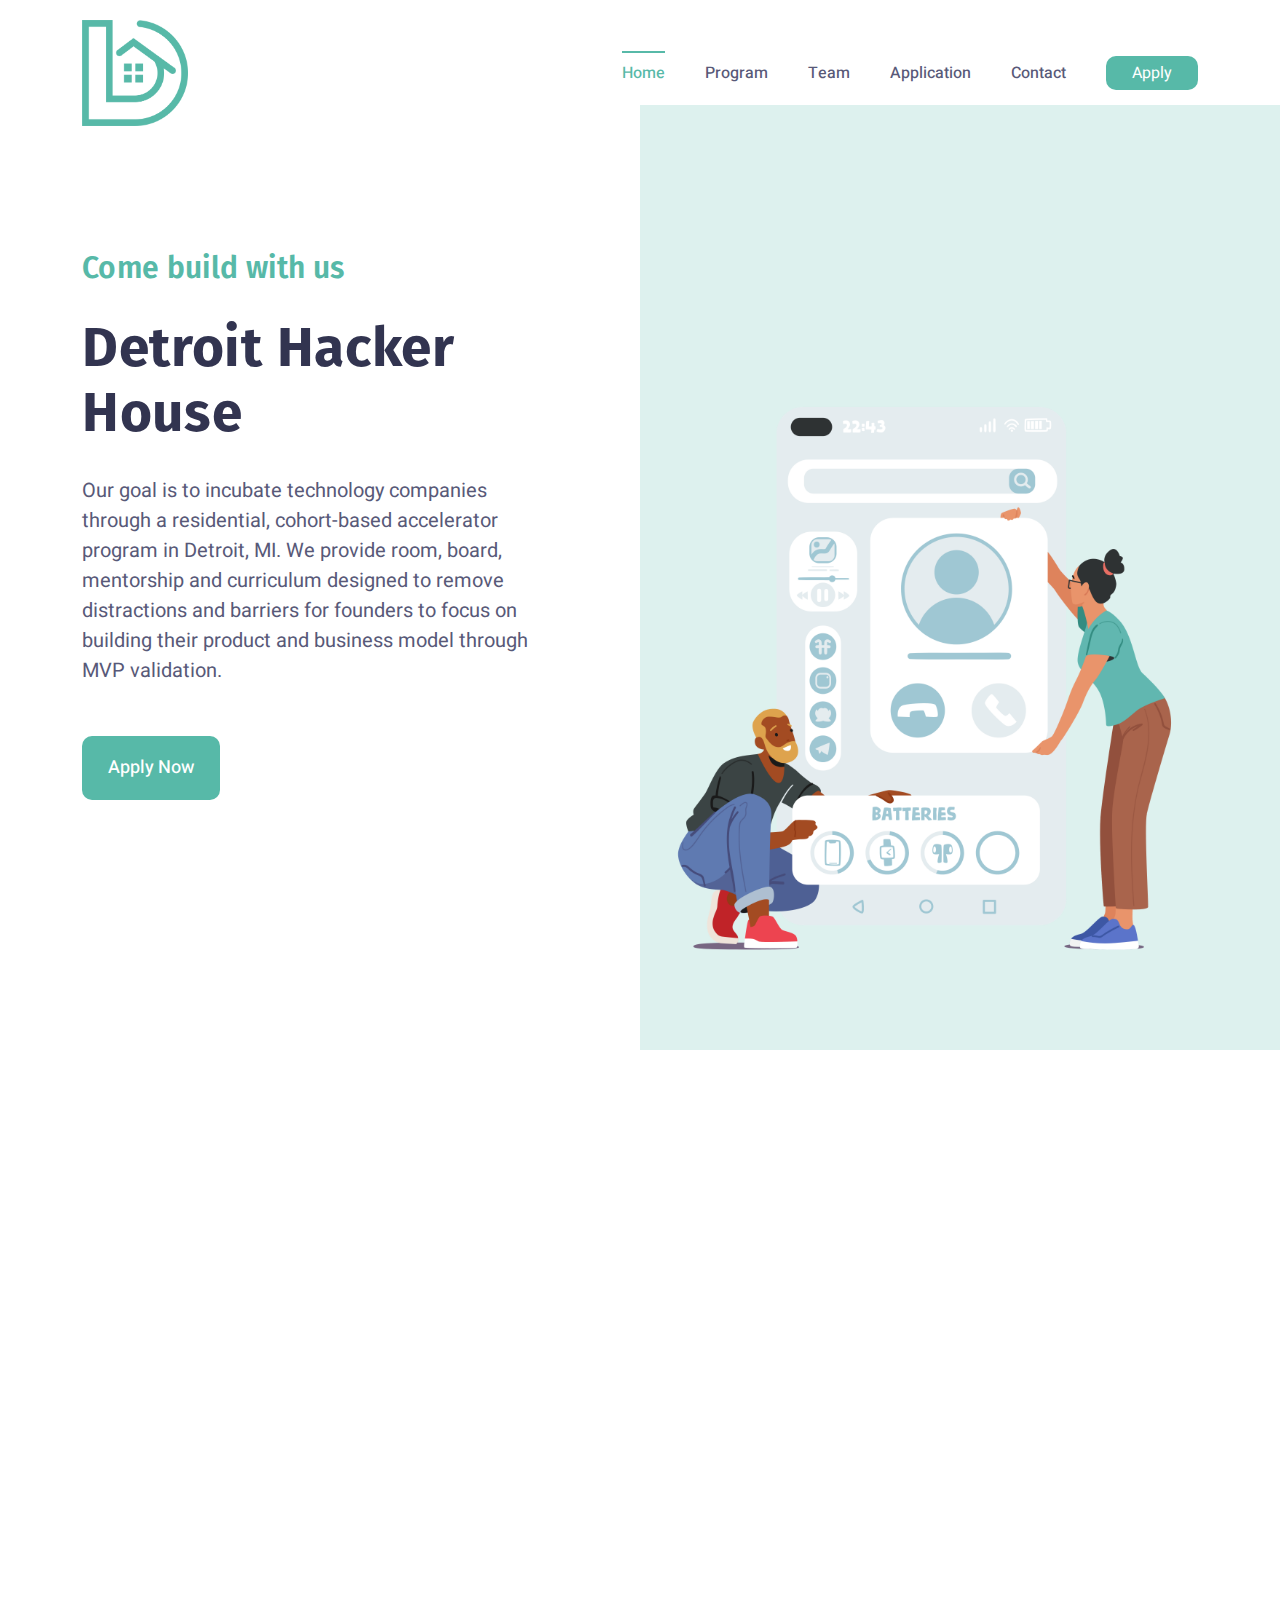
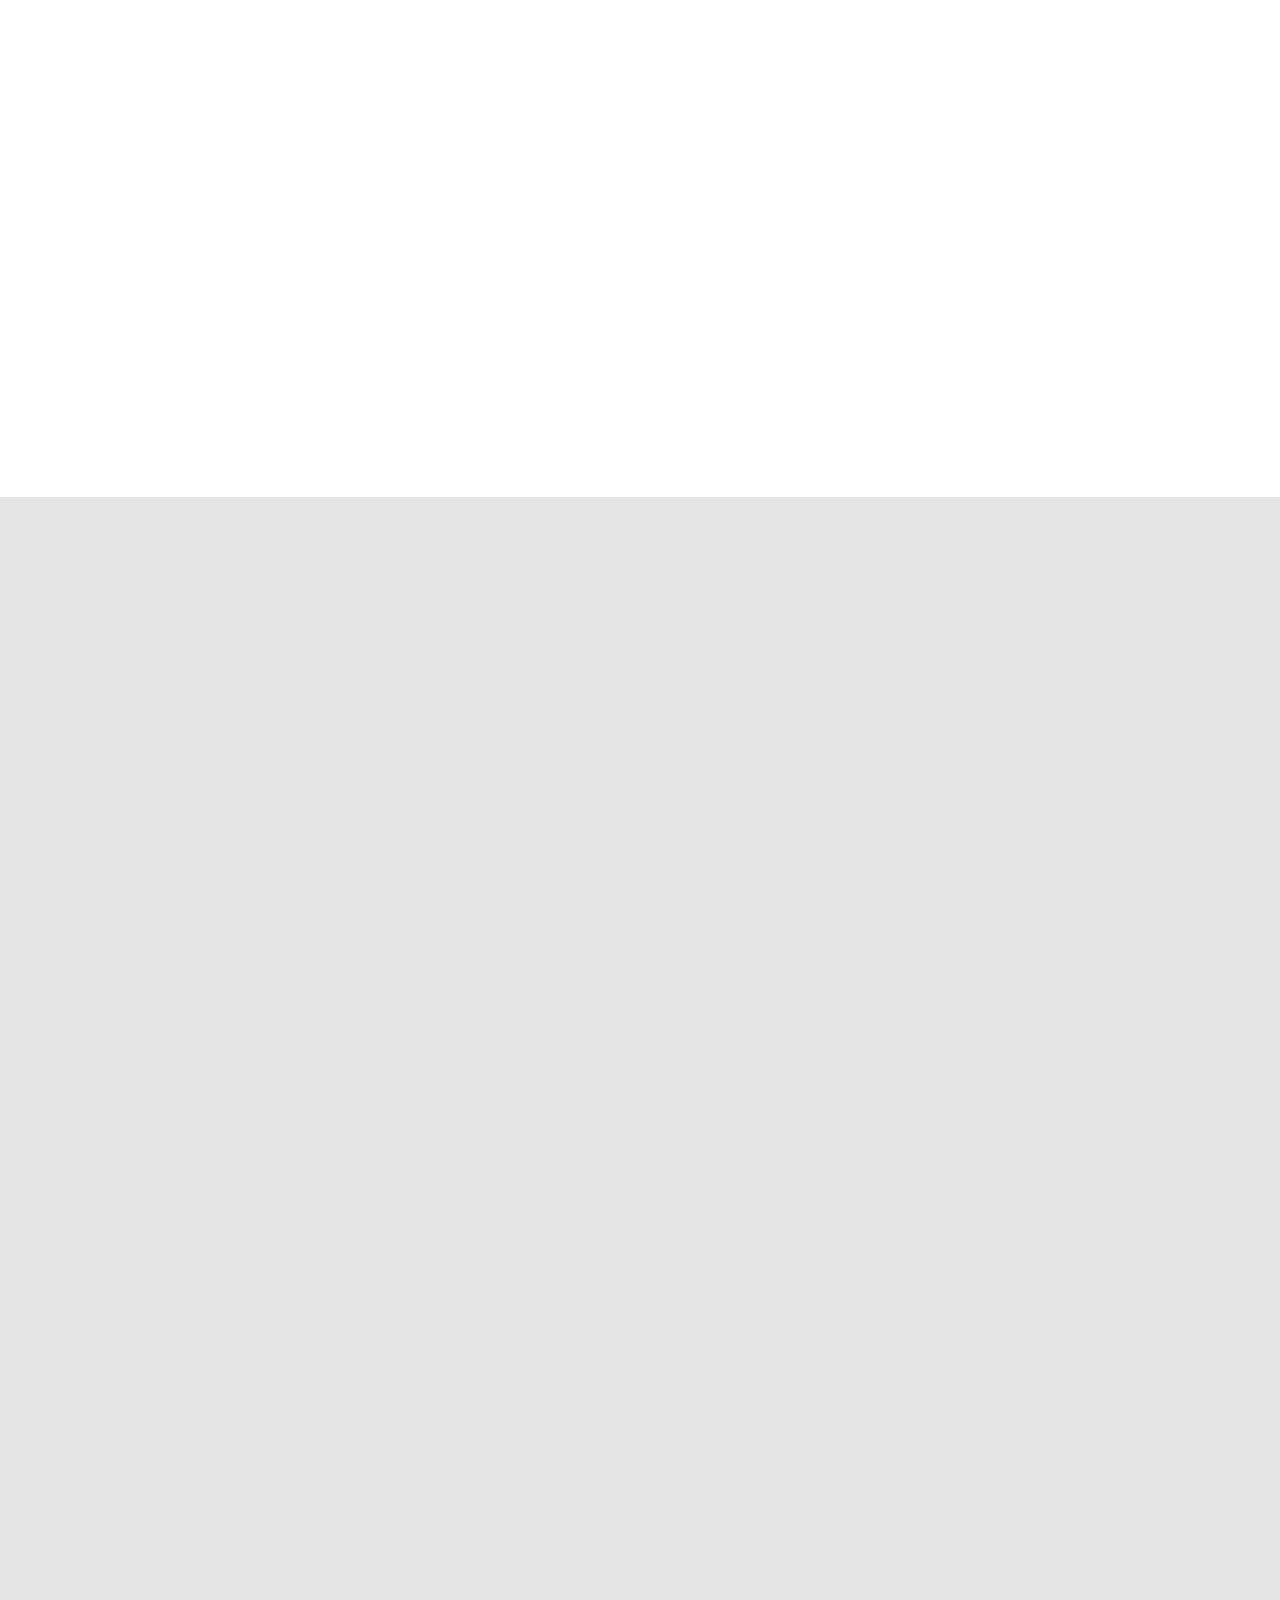
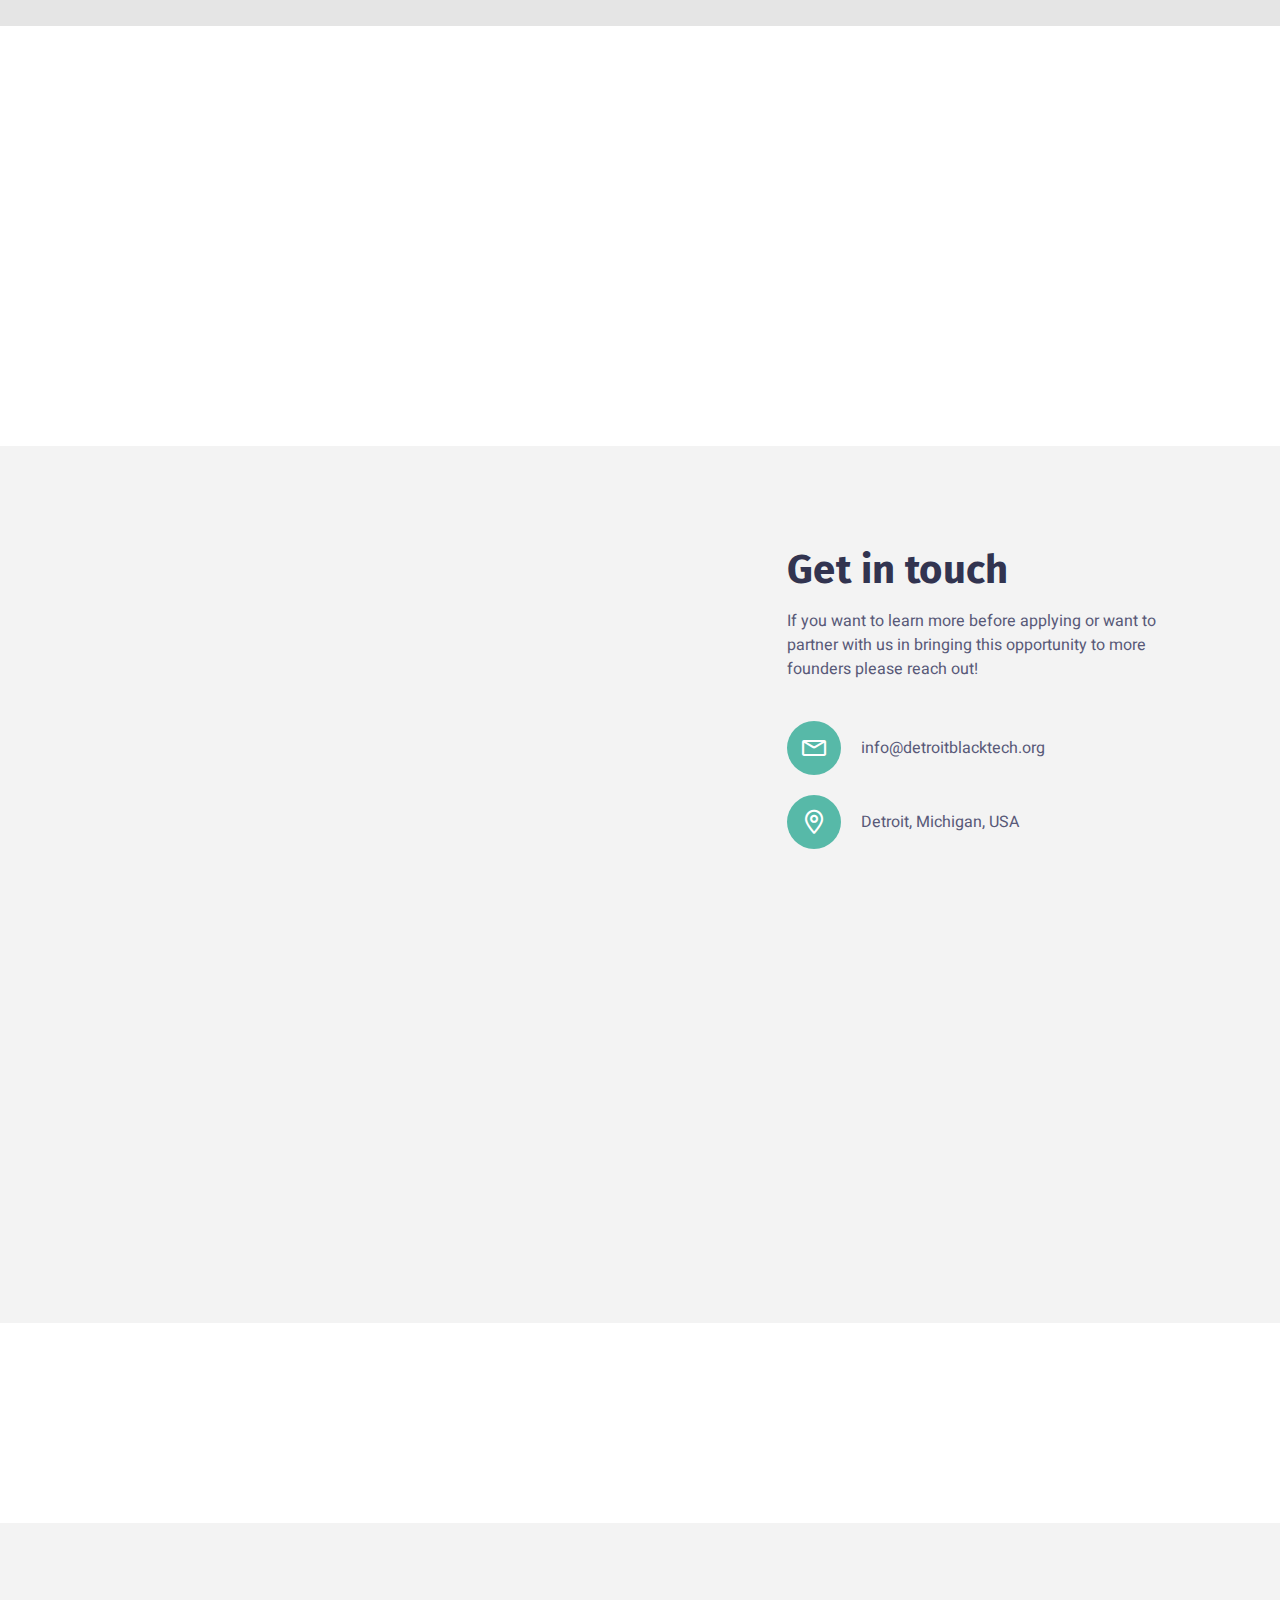
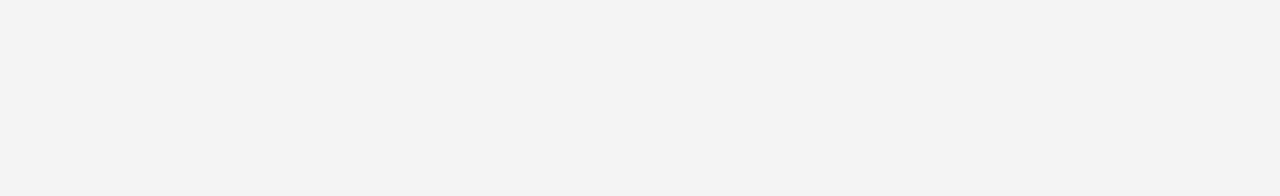
<file: index.html>
<!DOCTYPE html>
<html class="no-js" lang="">
  <head>
    <meta charset="utf-8" />
    <meta http-equiv="x-ua-compatible" content="ie=edge" />
    <title>Detroit Hacker House</title>
    <meta name="description" content="" />
    <meta name="viewport" content="width=device-width, initial-scale=1" />
    <!-- Place favicon.ico in the root directory -->

    <!-- ========================= CSS here ========================= -->
    <link rel="stylesheet" href="assets/css/bootstrap-5.0.0-alpha-2.min.css" />
    <link rel="stylesheet" href="assets/css/LineIcons.2.0.css"/>
    <link rel="stylesheet" href="assets/css/animate.css"/>
    <link rel="stylesheet" href="assets/css/lindy-uikit.css"/>
  </head>
  <body>
    <!--[if lte IE 9]>
      <p class="browserupgrade">
        You are using an <strong>outdated</strong> browser. Please
        <a href="https://browsehappy.com/">upgrade your browser</a> to improve
        your experience and security.
      </p>
    <![endif]-->

    <!-- ========================= preloader start ========================= -->
    <div class="preloader">
      <div class="loader">
        <div class="spinner">
          <div class="spinner-container">
            <div class="spinner-rotator">
              <div class="spinner-left">
                <div class="spinner-circle"></div>
              </div>
              <div class="spinner-right">
                <div class="spinner-circle"></div>
              </div>
            </div>
          </div>
        </div>
      </div>
    </div>
    <!-- ========================= preloader end ========================= -->

    <!-- ========================= hero-section-wrapper-2 start ========================= -->
    <section id="home" class="hero-section-wrapper-2">

      <!-- ========================= header-2 start ========================= -->
      <header class="header header-2">
        <div class="navbar-area">
          <div class="container">
            <div class="row align-items-center">
              <div class="col-lg-12">
                <nav class="navbar navbar-expand-lg">
                  <a class="navbar-brand" href="index.html">
                    <img src="assets/img/logo/dhh-logo-icon.png" alt="Logo" />
                     <!-- <h4>Detroit Hacker House</h4> -->
                  </a>
                  <button class="navbar-toggler" type="button" data-toggle="collapse" data-target="#navbarSupportedContent2" aria-controls="navbarSupportedContent2" aria-expanded="false" aria-label="Toggle navigation">
                    <span class="toggler-icon"></span>
                    <span class="toggler-icon"></span>
                    <span class="toggler-icon"></span>
                  </button>

                  <div class="collapse navbar-collapse sub-menu-bar" id="navbarSupportedContent2">
                    <ul id="nav2" class="navbar-nav ml-auto">
                      <li class="nav-item">
                        <a class="page-scroll active" href="#home">Home</a>
                      </li>
                      <li class="nav-item">
                        <a class="page-scroll" href="#program">Program</a>
                      </li>
                      <li class="nav-item">
                        <a class="page-scroll" href="#team">Team</a>
                      </li>
                      <li class="nav-item">
                        <a class="page-scroll" href="#application">Application</a>
                      </li>
                      <li class="nav-item">
                        <a class="page-scroll" href="#contact">Contact</a>
                      </li>
                    </ul>
                    <a href="https://forms.gle/pUUgXPBniRpzCR3u6" target="_blank" class="button button-sm radius-10 d-none d-lg-flex">Apply</a>
                  </div>
                  <!-- navbar collapse -->
                </nav>
                <!-- navbar -->
              </div>
            </div>
            <!-- row -->
          </div>
          <!-- container -->
        </div>
        <!-- navbar area -->
      </header>
      <!-- ========================= header-2 end ========================= -->

      <!-- ========================= hero-2 start ========================= -->
      <div class="hero-section hero-style-2">
        <div class="container">
          <div class="row align-items-end">
            <div class="col-lg-6">
              <div class="hero-content-wrapper">
                <h4 class="wow fadeInUp" data-wow-delay=".2s">Come build with us</h4>
                <h2 class="mb-30 wow fadeInUp" data-wow-delay=".4s">Detroit Hacker House</h2>
                <p class="mb-50 wow fadeInUp" data-wow-delay=".6s">
                  Our goal is to incubate technology companies through a residential, cohort-based accelerator program in Detroit, MI. 
                  We provide room, board, mentorship and curriculum designed to remove distractions and barriers for founders to focus on building their product and business model through MVP validation.
                </p>
                <div class="buttons">
                  <a href="https://forms.gle/pUUgXPBniRpzCR3u6" rel="nofollow" target="blank" class="button button-lg radius-10 wow fadeInUp" data-wow-delay=".7s">Apply Now</a>
                </div>
              </div>
            </div>
            <div class="col-lg-6">
              <div class="hero-image">
                <img src="assets/img/hero/hero-2/mvpdev.png" alt="" class="wow fadeInRight" id="mvpdev" data-wow-delay=".2s">
                <!-- <img src="assets/img/hero/hero-2/paattern.svg" alt="" class="shape shape-1"> -->
              </div>
            </div>
          </div>
        </div>
      </div>
      <!-- ========================= hero-2 end ========================= -->

    </section>
    <!-- ========================= hero-section-wrapper-2 end ========================= -->

    <!-- ========================= feature style-2 start ========================= -->
    <section id="program" class="feature-section feature-style-2">
      <div class="container">
        <div class="row">
          <div class="col-lg-8">
            <div class="row">
              <div class="col-xl-7 col-lg-10 col-md-9">
                <div class="section-title mb-60">
                  <h3 class="mb-15 wow fadeInUp" data-wow-delay=".2s">Build > Ship > Learn</h3>
                  <p class="wow fadeInUp" data-wow-delay=".4s">
                    Live and work alongside your House Manager and EIRs who help you to build your product through mentorship and milestones
                  </p>
                </div>
              </div>
            </div>

            <div class="row">
              <div class="col-md-6">
                <div class="single-feature wow fadeInUp" data-wow-delay=".2s">
                  <div class="icon">
                    <i class="lni lni-vector"></i>
                  </div>
                  <div class="content">
                    <h5 class="mb-25">MVP (Minimally Viable Product)</h5>
                    <p>We coach founders through the process of applying their customer discovery research to building an MVP and iterating to validate the key features and business model from customer response.</p>
                  </div>
                </div>
              </div>
              <div class="col-md-6">
                <div class="single-feature wow fadeInUp" data-wow-delay=".4s">
                  <div class="icon">
                    <i class="lni lni-layers"></i>
                  </div>
                  <div class="content">
                    <h5 class="mb-25">Mentorship</h5>
                    <p>In addition to working alongside our House Manager, EIRs or Entrepreneurs in Residence provide support and feedback through workshops, office hours, and supporting unique needs depending on the startup.</p>
                  </div>
                </div>
              </div>
              <div class="col-md-6">
                <div class="single-feature wow fadeInUp" data-wow-delay=".6s">
                  <div class="icon">
                    <i class="lni lni-layout"></i>
                  </div>
                  <div class="content">
                    <h5 class="mb-25">Housing</h5>
                    <p>Founders live alongside each other as roommates with a House Manager with free room, board, house keeping, laundry, wifi, in-home deskspace, and team outings.</p>
                  </div>
                </div>
              </div>
              <div class="col-md-6">
                <div class="single-feature wow fadeInUp" data-wow-delay=".8s">
                  <div class="icon">
                    <i class="lni lni-display"></i>
                  </div>
                  <div class="content">
                    <h5 class="mb-25">Venture Backable</h5>
                    <p>We work closely with VCs in setting key program targets that build investor confidence in the startup.</p>
                  </div>
                </div>
              </div>
            </div>

          </div>
        </div>
      </div>
      <div class="feature-img wow fadeInLeft" data-wow-delay=".2s">
        <img src="assets/img/feature/mvpcoach.png" alt="">
      </div>
    </section>
		<!-- ========================= feature style-2 end ========================= -->

    <!-- ========================= about style-3 start ========================= -->
    <!-- <section id="about" class="about-section about-style-3">
      <div class="container">
        <div class="row align-items-center">
          <div class="col-lg-6">
            <div class="about-image wow fadeInLeft" data-wow-delay=".2s">
              <img src="assets/img/about/about-3/about-img.jpg" alt="">
            </div>
          </div>
          <div class="col-lg-6">
            <div class="about-content-wrapper">
              <div class="section-title mb-40">
                <h3 class="mb-25 wow fadeInUp" data-wow-delay=".2s">We're here to </h3>
                <p class="wow fadeInUp" data-wow-delay=".4s">Stop wasting time and money designing and managing a website that doesn’t get results. Happiness guaranteed, Stop wasting time and money designing and managing a website that doesn’t get results. Happiness guaranteed,</p>
              </div>
              <div class="counter-up-wrapper mb-40 wow fadeInUp" data-wow-delay=".6s">
                <div class="single-counter">
                  <h4 class="countup" id="secondo1" cup-end="123" cup-append="M">123 M</h4>
                  <h6>Happy Client</h6>
                </div>
                <div class="single-counter">
                  <h4 class="countup" id="secondo2" cup-end="1434" cup-append="K">1434 K</h4>
                  <h6>Project Done</h6>
                </div>
                <div class="single-counter">
                  <h4 class="countup" id="secondo3" cup-end="134" cup-append="K">134 K</h4>
                  <h6>Award Win</h6>
                </div>
              </div>
              <a href="#0" class="button button-lg radius-3 wow fadeInUp" data-wow-delay=".7s">Learn More</a>
            </div>
          </div>
        </div>
      </div>
    </section> -->
    <!-- ========================= about style-3 end ========================= -->


              <!-- <div class="container pt-60 pb-60">
                <h4 class="wow fadeInUp" data-wow-delay=".2s">Apply Now</h4>
                <h2 class="mb-30 wow fadeInUp" data-wow-delay=".4s">Detroit Hacker House 2025 Cohorts</h2>
                <p class="mb-50 wow fadeInUp" data-wow-delay=".6s">
                  We are accepting applications for our 2025 programs starting January. 
                  Finalized cohort details will be added as they are confirmed, however, applications will be accepted on-going for founders that are serious about participating and want to get ahead of the pack.

                </p>
                <div class="buttons">
                  <a href="https://forms.gle/pUUgXPBniRpzCR3u6" rel="nofollow" target="blank" class="button button-lg radius-10 wow fadeInUp" data-wow-delay=".7s">Submit your application</a>
                </div>
              </div> -->

		<!-- ========================= pricing style-1 start ========================= -->
		<!-- <section id="pricing" class="pricing-section pricing-style-1 bg-white">
      <div class="container">
        <div class="row justify-content-center">
          <div class="col-xxl-5 col-xl-5 col-lg-7 col-md-10">
            <div class="section-title text-center mb-60">
              <h3 class="mb-15 wow fadeInUp" data-wow-delay=".2s">Pricing Plan</h3>
              <p class="wow fadeInUp" data-wow-delay=".4s">Stop wasting time and money designing and managing a website that doesn’t get results. Happiness guaranteed!</p>
            </div>
          </div>
        </div>

        <div class="row justify-content-center">
          <div class="col-lg-4 col-md-8 col-sm-10">
            <div class="single-pricing wow fadeInUp" data-wow-delay=".2s">
              <div class="image">
                <img src="assets/img/pricing/pricing-1/pricing-1.svg" alt="">
              </div>
              <h6>Basic Design</h6>
              <h4>Web Design</h4>
              <h3>$ 29.00</h3>
              <ul>
                <li> <i class="lni lni-checkmark-circle"></i> Carefully crafted components</li>
                <li> <i class="lni lni-checkmark-circle"></i> Amazing page examples</li>
                <li> <i class="lni lni-checkmark-circle"></i> Super friendly support team</li>
                <li> <i class="lni lni-checkmark-circle"></i> Awesome Support</li>
              </ul>
              <a href="#0" class="button radius-30">Get Started</a>
            </div>
          </div>
          <div class="col-lg-4 col-md-8 col-sm-10">
            <div class="single-pricing active wow fadeInUp" data-wow-delay=".4s">
              <span class="button button-sm radius-30 popular-badge">Popular</span>
              <div class="image">
                <img src="assets/img/pricing/pricing-1/pricing-2.svg" alt="">
              </div>
              <h6>Standard Design</h6>
              <h4>Web Development</h4>
              <h3>$ 89.00</h3>
              <ul>
                <li> <i class="lni lni-checkmark-circle"></i> Carefully crafted components</li>
                <li> <i class="lni lni-checkmark-circle"></i> Amazing page examples</li>
                <li> <i class="lni lni-checkmark-circle"></i> Super friendly support team</li>
                <li> <i class="lni lni-checkmark-circle"></i> Awesome Support</li>
              </ul>
              <a href="#0" class="button radius-30">Get Started</a>
            </div>
          </div>
          <div class="col-lg-4 col-md-8 col-sm-10">
            <div class="single-pricing wow fadeInUp" data-wow-delay=".6s">
              <div class="image">
                <img src="assets/img/pricing/pricing-1/pricing-3.svg" alt="">
              </div>
              <h6>Pro Design</h6>
              <h4>Design & Develop</h4>
              <h3>$ 199.00</h3>
              <ul>
                <li> <i class="lni lni-checkmark-circle"></i> Carefully crafted components</li>
                <li> <i class="lni lni-checkmark-circle"></i> Amazing page examples</li>
                <li> <i class="lni lni-checkmark-circle"></i> Super friendly support team</li>
                <li> <i class="lni lni-checkmark-circle"></i> Awesome Support</li>
              </ul>
              <a href="#0" class="button radius-30">Get Started</a>
            </div>
          </div>
        </div>

      </div>
    </section> -->
    <!-- ========================= pricing style-1 end ========================= -->

		<!-- ========================= team style-1 start ========================= -->
		<section id="team" class="team-section team-style-1">
      <div class="container">
        <div class="row justify-content-center">
          <div class="col-xxl-5 col-xl-5 col-lg-7 col-md-10">
            <div class="section-title text-center mb-60">
              <h3 class="mb-15 wow fadeInUp" data-wow-delay=".2s">Our Team</h3>
              <p class="wow fadeInUp" data-wow-delay=".4s">
                As the co-founders of Detroit Black Tech and Hacking With The Homies Developer Conference, we are uniquely focused on furthering the Detroit Tech ecosystem while making sure Black and Brown Techies are supported.
                Since joining forces around 2017 we have worked to build programs and events that enable Developers to build better, faster and in a supportive community.
                We are furthering this vision by working on building technical founders as well as providing support to non-technical founders in our community.
              </p>
            </div>
          </div>
        </div>
        
        <div class="row justify-content-center">
          <div class="col-xl-3 col-md-6 col-sm-10">
            <div class="single-team wow fadeInUp" data-wow-delay=".2s">
              <div class="image">
                <img src="assets/img/team/team-1/jeseekia-vaughn.jpg" alt="">
              </div>
              <div class="info">
                <h6>Jeseekia Vaughn</h6>
                <p>Detroit Hacker House Program Director</p>
                <p>
                  Entrepreneur, Senior Software Engineer, MVP Developer, Developer Educator, and Machine Learning Engineer in startups
                  <br>
                </p>
                <ul class="socials">
                  <li>
                    <a href="https://linkedin.com/in/jeseekiavaughn"> <i class="lni lni-linkedin-original"></i> </a>
                  </li>
                  <li>
                    <a href="https://youtube.com/@metadevgirl"> <i class="lni lni-youtube"></i> </a>
                  </li>
                  <li>
                    <a href="https://metadevgirl.com"> <i class="lni lni-website"></i> </a>
                  </li>
                  <li>
                    <a href="https://instagram.com/metadevgirl"> <i class="lni lni-instagram-filled"></i> </a>
                  </li>
                </ul>
              </div>
            </div>
          </div>
          <div class="col-xl-3 col-md-6 col-sm-10">
            <div class="single-team wow fadeInUp" data-wow-delay=".4s">
              <div class="image">
                <img src="assets/img/team/team-1/mack-hendricks.jpg" alt="">
              </div>
              <div class="info">
                <h6>Mack Hendricks</h6>
                <p>Detroit Black Tech Executive Director</p>
                <p>
                  Entrepreneur, Principal Systems Engineer, and Senior Solutions Engineer in startups and the Fortune 500
                </p>
                <ul class="socials">
                  <li>
                    <a href="https://mackhendricks.com"> <i class="lni lni-website"></i> </a>
                  </li>
                  <li>
                    <a href="https://twitch.com/mackhendricks"> <i class="lni lni-twitch"></i> </a>
                  </li>
                  <li>
                    <a href="https://instagram.com/machinemaker"> <i class="lni lni-instagram-filled"></i> </a>
                  </li>
                  <li>
                    <a href="https://www.linkedin.com/in/mackhendricks"> <i class="lni lni-linkedin-original"></i> </a>
                  </li>
                </ul>
              </div>
            </div>
          </div>
          <!-- <div class="col-xl-3 col-md-6 col-sm-10">
            <div class="single-team wow fadeInUp" data-wow-delay=".6s">
              <div class="image">
                <img src="assets/img/team/team-1/team-3.png" alt="">
              </div>
              <div class="info">
                <h6>Jonathon Smith</h6>
                <p>Brand Designer</p>
                <ul class="socials">
                  <li>
                    <a href="#0"> <i class="lni lni-facebook-filled"></i> </a>
                  </li>
                  <li>
                    <a href="#0"> <i class="lni lni-twitter-filled"></i> </a>
                  </li>
                  <li>
                    <a href="#0"> <i class="lni lni-instagram-filled"></i> </a>
                  </li>
                  <li>
                    <a href="#0"> <i class="lni lni-linkedin-original"></i> </a>
                  </li>
                </ul>
              </div>
            </div>
          </div>
          <div class="col-xl-3 col-md-6 col-sm-10">
            <div class="single-team wow fadeInUp" data-wow-delay=".8s">
              <div class="image">
                <img src="assets/img/team/team-1/team-4.png" alt="">
              </div>
              <div class="info">
                <h6>Gray Simon</h6>
                <p>Frontend Developer</p>
                <ul class="socials">
                  <li>
                    <a href="#0"> <i class="lni lni-facebook-filled"></i> </a>
                  </li>
                  <li>
                    <a href="#0"> <i class="lni lni-twitter-filled"></i> </a>
                  </li>
                  <li>
                    <a href="#0"> <i class="lni lni-instagram-filled"></i> </a>
                  </li>
                  <li>
                    <a href="#0"> <i class="lni lni-linkedin-original"></i> </a>
                  </li>
                </ul>
              </div>
            </div>
          </div> -->
        </div>

      </div>
    </section>
    <!-- ========================= team style-1 end ========================= -->

              <div id="application" class="container pt-60 pb-60">
                <h4 class="wow fadeInUp" data-wow-delay=".2s">Apply Now</h4>
                <h2 class="mb-30 wow fadeInUp" data-wow-delay=".4s">Detroit Hacker House 2025 Cohorts</h2>
                <p class="mb-50 wow fadeInUp" data-wow-delay=".6s">
                  We are accepting applications for our 2025 programs starting January. 
                  Finalized cohort details will be added as they are confirmed, however, applications will be accepted on-going for founders that are serious about participating and want to get ahead of the pack.
                </p>
                <div class="buttons">
                  <a href="https://forms.gle/pUUgXPBniRpzCR3u6" rel="nofollow" target="blank" class="button button-lg radius-10 wow fadeInUp" data-wow-delay=".7s">Submit your application</a>
                </div>
              </div>

    <!-- ========================= contact style-6 start ========================= -->
    <section id="contact" class="contact-section contact-style-6">
      <div class="container">
        <div class="row">
          <div class="col-lg-7">
            <div class="contact-form-wrapper">
              <iframe src="https://docs.google.com/forms/d/e/1FAIpQLScHl9lX6zKlkk5vD0YdR-PI_BnLk1tndl8okpN16LnSxSd9wA/viewform?embedded=true" width="640" height="700" frameborder="0" marginheight="0" marginwidth="0">Loading…</iframe>
              <!-- <form action="assets/php/contact.php" method="POST">
                <div class="row">
                  <div class="col-md-6">
                    <div class="single-input">
                      <label for="name">Name</label>
                      <input type="text" id="name" name="name" class="form-input" placeholder="Name">
                      <i class="lni lni-user"></i>
                    </div>
                  </div>
                  <div class="col-md-6">
                    <div class="single-input">
                      <label for="email">Email</label>
                      <input type="email" id="email" name="email" class="form-input" placeholder="Email">
                      <i class="lni lni-envelope"></i>
                    </div>
                  </div>
                  <div class="col-md-6">
                    <div class="single-input">
                      <label for="number">Number</label>
                      <input type="text" id="number" name="number" class="form-input" placeholder="Number">
                      <i class="lni lni-phone"></i>
                    </div>
                  </div>
                  <div class="col-md-6">
                    <div class="single-input">
                      <label for="subject">Subject</label>
                      <input type="text" id="subject" name="subject" class="form-input" placeholder="Subject">
                      <i class="lni lni-text-format"></i>
                    </div>
                  </div>
                  <div class="col-md-12">
                    <div class="single-input">
                      <label for="message">Message</label>
                      <textarea name="message" id="message" class="form-input" placeholder="Message" rows="6"></textarea>
                      <i class="lni lni-comments-alt"></i>
                    </div>
                  </div>
                  <div class="col-md-12">
                    <div class="form-button">
                      <button type="submit" class="button radius-10">Submit <i class="lni lni-telegram-original"></i> </button>
                    </div>
                  </div>
                </div>
              </form> -->
            </div>

          </div>

          <div class="col-lg-5 order-first order-lg-last">
            <div class="left-wrapper">
              <div class="section-title mb-40">
                <h3 class="mb-15">Get in touch</h3>
                <p>If you want to learn more before applying or want to partner with us in bringing this opportunity to more founders please reach out!</p>
              </div>
              <div class="row">
                <div class="col-lg-12 col-md-6">
                  <!-- <div class="single-item">
                    <div class="icon">
                      <i class="lni lni-phone"></i>
                    </div>
                    <div class="text">
                      <p></p>
                    </div>
                  </div> -->
                </div>
                <div class="col-lg-12 col-md-6">
                  <div class="single-item">
                    <div class="icon">
                      <i class="lni lni-envelope"></i>
                    </div>
                    <div class="text">
                      <p>info@detroitblacktech.org</p>
                    </div>
                  </div>
                </div>
                <div class="col-lg-12 col-md-6">
                  <div class="single-item">
                    <div class="icon">
                      <i class="lni lni-map-marker"></i>
                    </div>
                    <div class="text">
                      <p>Detroit, Michigan, USA</p>
                    </div>
                  </div>
                </div>
              </div>
            </div>
          </div>
        </div>
      </div>
    </section>
    <!-- ========================= contact style-6 end ========================= -->

    <!-- ========================= clients-logo start ========================= -->
    <section class="clients-logo-section pt-100 pb-100">
      <div class="container">
        <div class="row">
          <div class="col-lg-12">
            <div class="client-logo wow fadeInUp" data-wow-delay=".2s">
              <!-- <img src="assets/img/clients/brands.svg" alt="" class="w-100"> -->
            </div>
          </div>
        </div>
      </div>
    </section>
    <!-- ========================= clients-logo end ========================= -->

		<!-- ========================= footer style-1 start ========================= -->
    <footer class="footer footer-style-1">
      <div class="container">
        <div class="widget-wrapper">
          <div class="row">
            <div class="col-xl-3 col-lg-4 col-md-6">
              <div class="footer-widget wow fadeInUp" data-wow-delay=".2s">
                <div class="logo">
                  <!-- <a href="#0"> <img src="assets/img/logo/logo.svg" alt=""> </a> -->
                   Detroit Hacker House
                </div>
                <p class="desc">Build. Ship. Learn.</p>
                <!-- <ul class="socials">
                  <li> <a href="#0"> <i class="lni lni-facebook-filled"></i> </a> </li>
                  <li> <a href="#0"> <i class="lni lni-twitter-filled"></i> </a> </li>
                  <li> <a href="#0"> <i class="lni lni-instagram-filled"></i> </a> </li>
                  <li> <a href="#0"> <i class="lni lni-linkedin-original"></i> </a> </li>
                </ul> -->
              </div>
            </div>
            <div class="col-xl-2 offset-xl-1 col-lg-2 col-md-6 col-sm-6">
              <!-- <div class="footer-widget wow fadeInUp" data-wow-delay=".3s">
                <h6>Quick Link</h6>
                <ul class="links">
                  <li> <a href="#0">Home</a> </li>
                  <li> <a href="#0">About</a> </li>
                  <li> <a href="#0">Service</a> </li>
                  <li> <a href="#0">Contact</a> </li>
                </ul>
              </div> -->
            </div>
            <div class="col-xl-3 col-lg-3 col-md-6 col-sm-6">
              <!-- <div class="footer-widget wow fadeInUp" data-wow-delay=".4s">
                <h6>Services</h6>
                <ul class="links">
                  <li> <a href="#0">Web Design</a> </li>
                  <li> <a href="#0">Web Development</a> </li>
                  <li> <a href="#0">Seo Optimization</a> </li>
                  <li> <a href="#0">Blog Writing</a> </li>
                </ul>
              </div> -->
            </div>
            <div class="col-xl-3 col-lg-3 col-md-6">
              <!-- <div class="footer-widget wow fadeInUp" data-wow-delay=".5s">
                <h6>Help & Support</h6>
                <ul class="links">
                  <li> <a href="#0">Support Center</a> </li>
                  <li> <a href="#0">Live Chat</a> </li>
                  <li> <a href="#0">FAQ</a> </li>
                  <li> <a href="#0">Terms & Conditions</a> </li>
                </ul>
              </div> -->
            </div>
          </div>
        </div>
        <div class="copyright-wrapper wow fadeInUp" data-wow-delay=".2s">
          <p>Design and Developed by <a href="https://uideck.com" rel="nofollow" target="_blank">UIdeck</a> Built-with <a href="#">Lindy UI Kit</a></p>
        </div>
      </div>
    </footer>
    <!-- ========================= footer style-1 end ========================= -->

    <!-- ========================= scroll-top start ========================= -->
    <a href="#" class="scroll-top"> <i class="lni lni-chevron-up"></i> </a>
    <!-- ========================= scroll-top end ========================= -->
		

    <!-- ========================= JS here ========================= -->
    <script src="assets/js/bootstrap.5.0.0.alpha-2-min.js"></script>
    <script src="assets/js/count-up.min.js"></script>
    <script src="assets/js/wow.min.js"></script>
    <script src="assets/js/main.js"></script>
  </body>
</html>
</file>
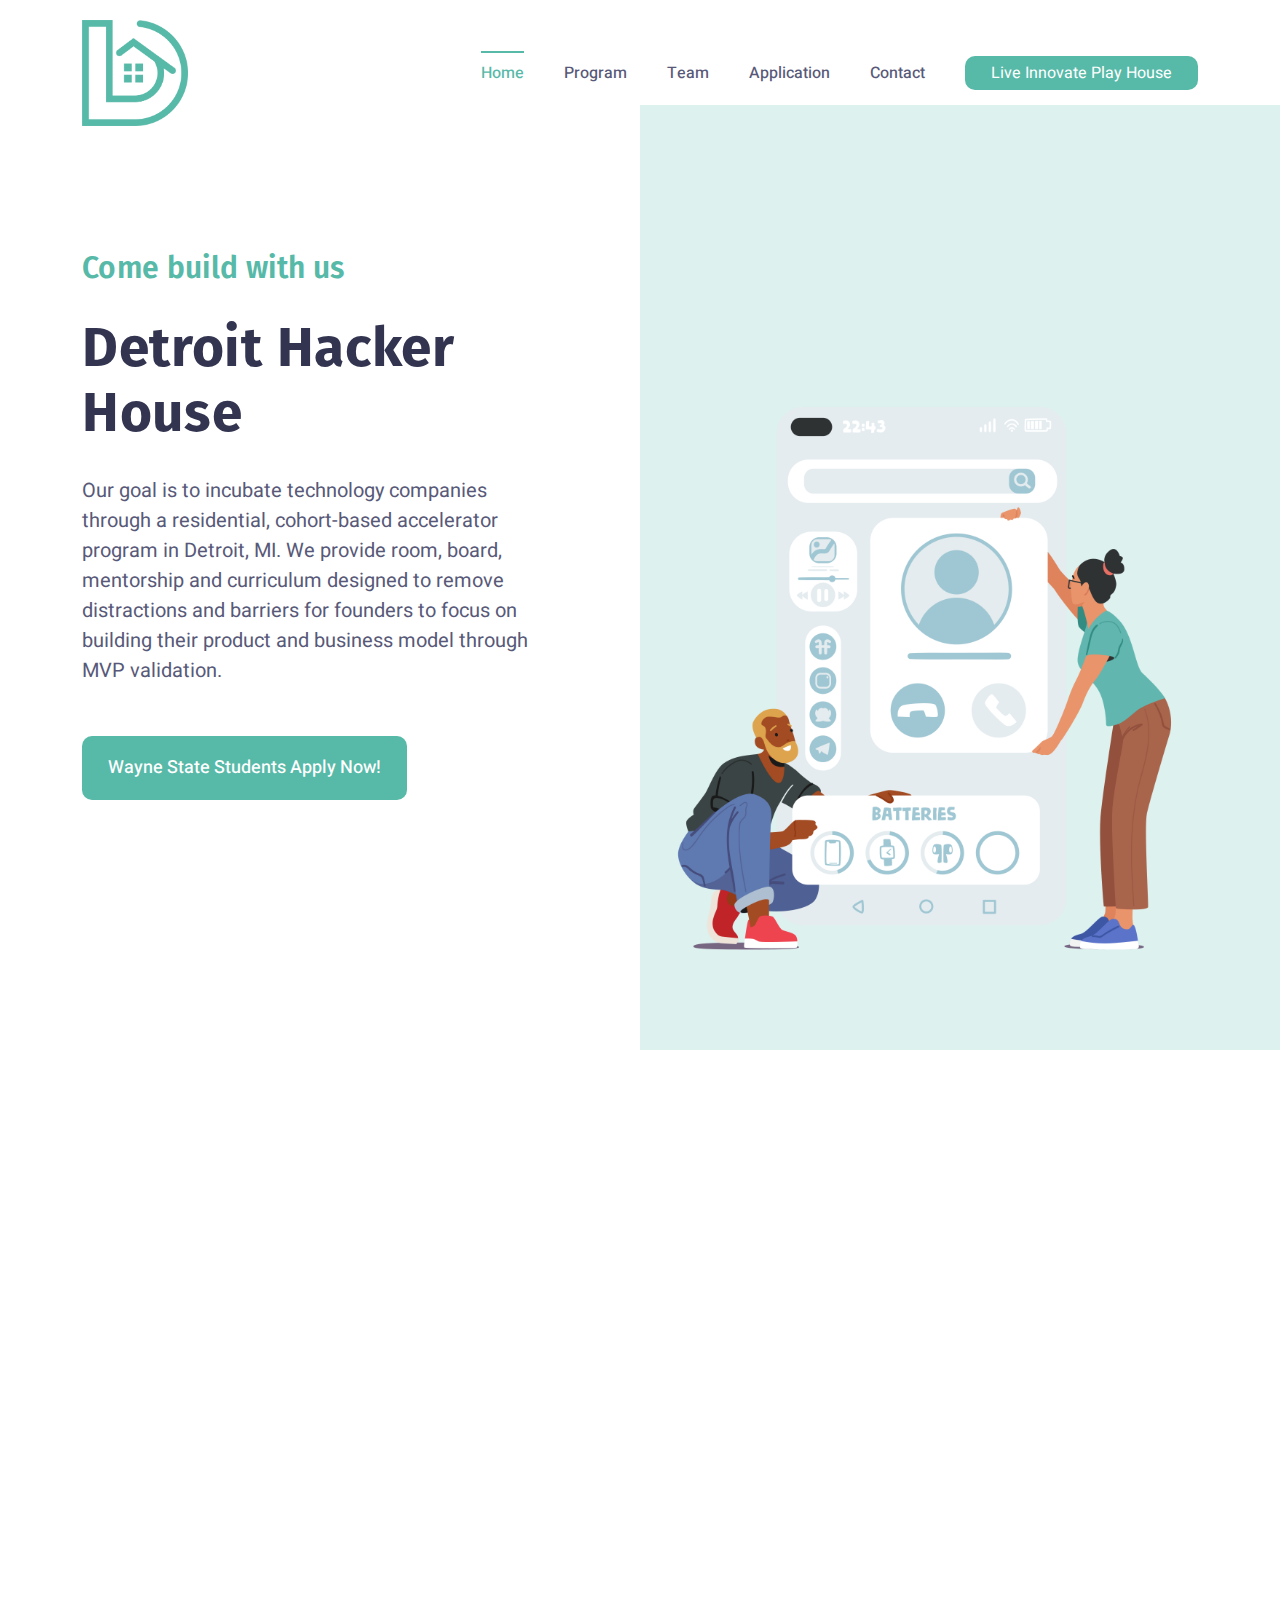
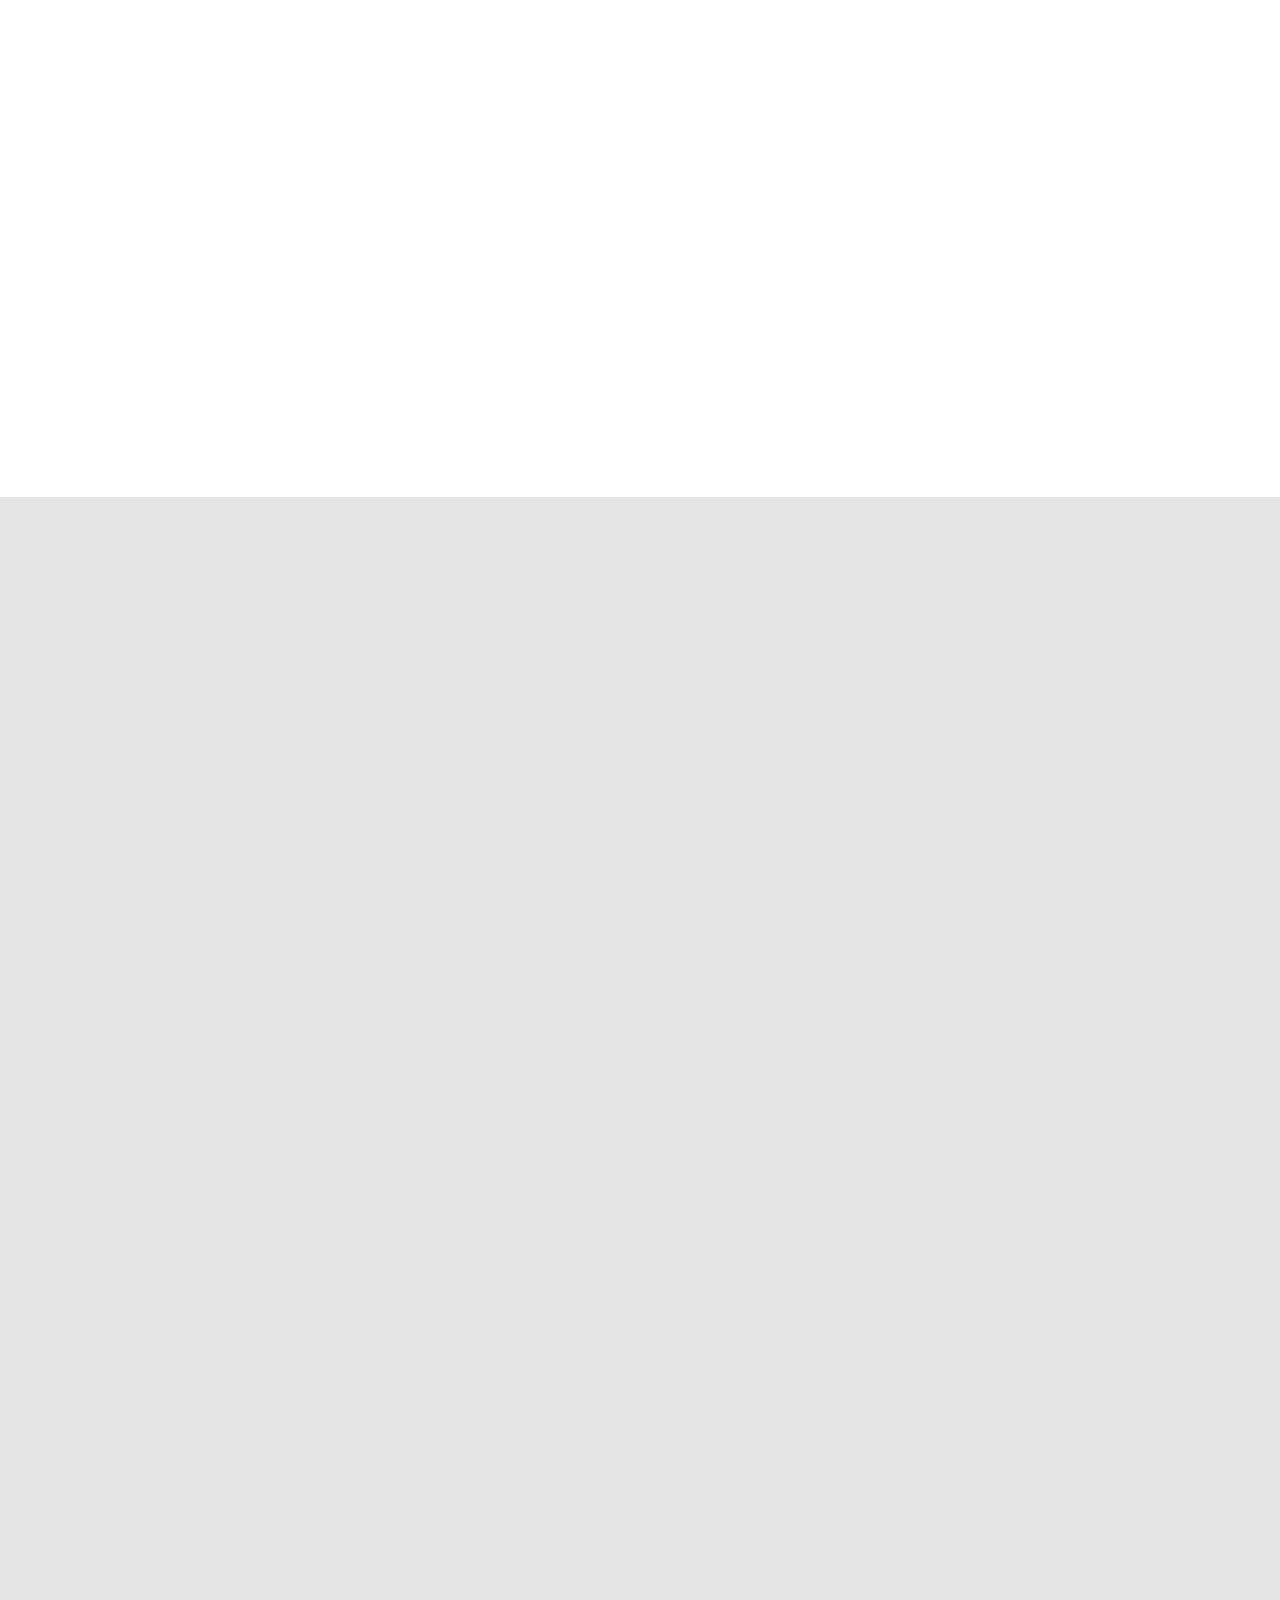
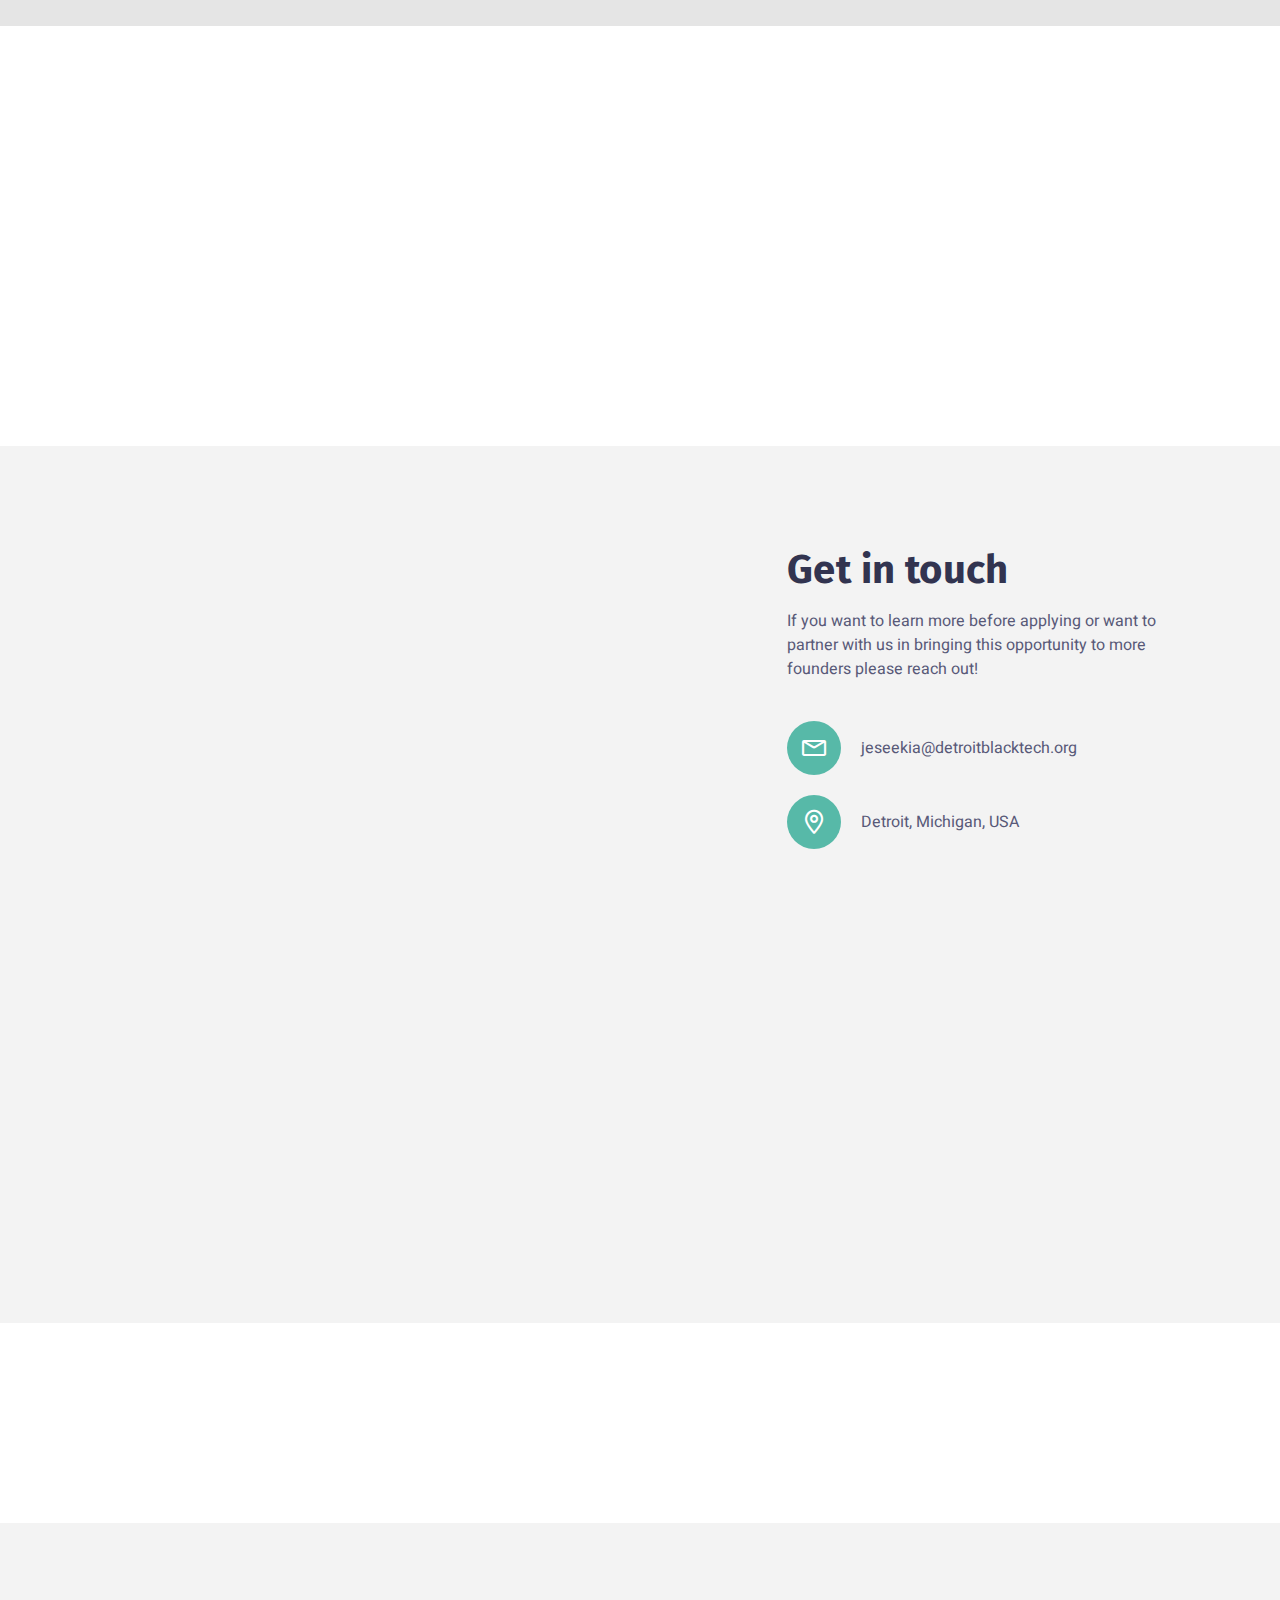
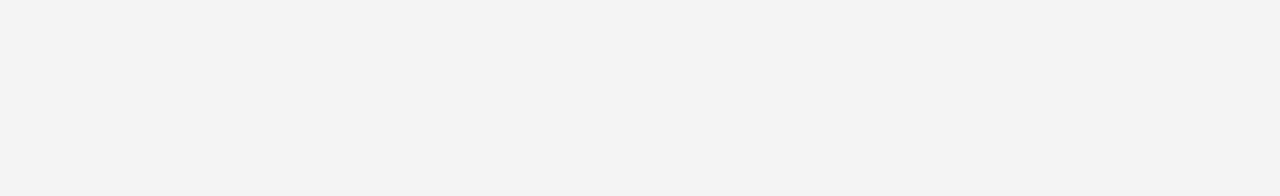
<file: archived-site/index.html>
<!DOCTYPE html>
<html class="no-js" lang="">
  <head>
    <!-- Google tag (gtag.js) -->
    <script async src="https://www.googletagmanager.com/gtag/js?id=G-GM35TMQMR8"></script>
    <script>
      window.dataLayer = window.dataLayer || [];
      function gtag(){dataLayer.push(arguments);}
      gtag('js', new Date());

      gtag('config', 'G-GM35TMQMR8');
    </script>
    <meta charset="utf-8" />
    <meta http-equiv="x-ua-compatible" content="ie=edge" />
    <title>Detroit Hacker House</title>
    <meta name="description" content="" />
    <meta name="viewport" content="width=device-width, initial-scale=1" />
    <!-- Place favicon.ico in the root directory -->

    <!-- ========================= CSS here ========================= -->
    <link rel="stylesheet" href="assets/css/bootstrap-5.0.0-alpha-2.min.css" />
    <link rel="stylesheet" href="assets/css/LineIcons.2.0.css"/>
    <link rel="stylesheet" href="assets/css/animate.css"/>
    <link rel="stylesheet" href="assets/css/lindy-uikit.css"/>
  </head>
  <body>
    <!--[if lte IE 9]>
      <p class="browserupgrade">
        You are using an <strong>outdated</strong> browser. Please
        <a href="https://browsehappy.com/">upgrade your browser</a> to improve
        your experience and security.
      </p>
    <![endif]-->

    <!-- ========================= preloader start ========================= -->
    <div class="preloader">
      <div class="loader">
        <div class="spinner">
          <div class="spinner-container">
            <div class="spinner-rotator">
              <div class="spinner-left">
                <div class="spinner-circle"></div>
              </div>
              <div class="spinner-right">
                <div class="spinner-circle"></div>
              </div>
            </div>
          </div>
        </div>
      </div>
    </div>
    <!-- ========================= preloader end ========================= -->

    <!-- ========================= hero-section-wrapper-2 start ========================= -->
    <section id="home" class="hero-section-wrapper-2">

      <!-- ========================= header-2 start ========================= -->
      <header class="header header-2">
        <div class="navbar-area">
          <div class="container">
            <div class="row align-items-center">
              <div class="col-lg-12">
                <nav class="navbar navbar-expand-lg">
                  <a class="navbar-brand" href="index.html">
                    <img src="assets/img/logo/dhh-logo-icon.png" alt="Logo" />
                     <!-- <h4>Detroit Hacker House</h4> -->
                  </a>
                  <button class="navbar-toggler" type="button" data-toggle="collapse" data-target="#navbarSupportedContent2" aria-controls="navbarSupportedContent2" aria-expanded="false" aria-label="Toggle navigation">
                    <span class="toggler-icon"></span>
                    <span class="toggler-icon"></span>
                    <span class="toggler-icon"></span>
                  </button>

                  <div class="collapse navbar-collapse sub-menu-bar" id="navbarSupportedContent2">
                    <ul id="nav2" class="navbar-nav ml-auto">
                      <li class="nav-item">
                        <a class="page-scroll active" href="#home">Home</a>
                      </li>
                      <li class="nav-item">
                        <a class="page-scroll" href="#program">Program</a>
                      </li>
                      <li class="nav-item">
                        <a class="page-scroll" href="#team">Team</a>
                      </li>
                      <li class="nav-item">
                        <a class="page-scroll" href="#application">Application</a>
                      </li>
                      <li class="nav-item">
                        <a class="page-scroll" href="#contact">Contact</a>
                      </li>
                    </ul>
                    <a href="live-inn-play.html" class="button button-sm radius-10 d-none d-lg-flex">Live Innovate Play House</a>
                  </div>
                  <!-- navbar collapse -->
                </nav>
                <!-- navbar -->
              </div>
            </div>
            <!-- row -->
          </div>
          <!-- container -->
        </div>
        <!-- navbar area -->
      </header>
      <!-- ========================= header-2 end ========================= -->

      <!-- ========================= hero-2 start ========================= -->
      <div class="hero-section hero-style-2">
        <div class="container">
          <div class="row align-items-end">
            <div class="col-lg-6">
              <div class="hero-content-wrapper">
                <h4 class="wow fadeInUp" data-wow-delay=".2s">Come build with us</h4>
                <h2 class="mb-30 wow fadeInUp" data-wow-delay=".4s">Detroit Hacker House</h2>
                <p class="mb-50 wow fadeInUp" data-wow-delay=".6s">
                  Our goal is to incubate technology companies through a residential, cohort-based accelerator program in Detroit, MI. 
                  We provide room, board, mentorship and curriculum designed to remove distractions and barriers for founders to focus on building their product and business model through MVP validation.
                </p>
                <div class="buttons">
                  <a href="live-inn-play.html" rel="nofollow" class="button button-lg radius-10 wow fadeInUp" data-wow-delay=".7s">Wayne State Students Apply Now!</a>
                </div>
              </div>
            </div>
            <div class="col-lg-6">
              <div class="hero-image">
                <img src="assets/img/hero/hero-2/mvpdev.png" alt="" class="wow fadeInRight" id="mvpdev" data-wow-delay=".2s">
                <!-- <img src="assets/img/hero/hero-2/paattern.svg" alt="" class="shape shape-1"> -->
              </div>
            </div>
          </div>
        </div>
      </div>
      <!-- ========================= hero-2 end ========================= -->

    </section>
    <!-- ========================= hero-section-wrapper-2 end ========================= -->

    <!-- ========================= feature style-2 start ========================= -->
    <section id="program" class="feature-section feature-style-2">
      <div class="container">
        <div class="row">
          <div class="col-lg-8">
            <div class="row">
              <div class="col-xl-7 col-lg-10 col-md-9">
                <div class="section-title mb-60">
                  <h3 class="mb-15 wow fadeInUp" data-wow-delay=".2s">Build > Ship > Learn</h3>
                  <p class="wow fadeInUp" data-wow-delay=".4s">
                    Live and work alongside your House Manager and EIRs who help you to build your product through mentorship and milestones
                  </p>
                </div>
              </div>
            </div>

            <div class="row">
              <div class="col-md-6">
                <div class="single-feature wow fadeInUp" data-wow-delay=".2s">
                  <div class="icon">
                    <i class="lni lni-vector"></i>
                  </div>
                  <div class="content">
                    <h5 class="mb-25">MVP (Minimally Viable Product)</h5>
                    <p>We coach founders through the process of applying their customer discovery research to building an MVP and iterating to validate the key features and business model from customer response.</p>
                  </div>
                </div>
              </div>
              <div class="col-md-6">
                <div class="single-feature wow fadeInUp" data-wow-delay=".4s">
                  <div class="icon">
                    <i class="lni lni-layers"></i>
                  </div>
                  <div class="content">
                    <h5 class="mb-25">Mentorship</h5>
                    <p>In addition to working alongside our House Manager, EIRs or Entrepreneurs in Residence provide support and feedback through workshops, office hours, and supporting unique needs depending on the startup.</p>
                  </div>
                </div>
              </div>
              <div class="col-md-6">
                <div class="single-feature wow fadeInUp" data-wow-delay=".6s">
                  <div class="icon">
                    <i class="lni lni-layout"></i>
                  </div>
                  <div class="content">
                    <h5 class="mb-25">Housing</h5>
                    <p>Founders live alongside each other as roommates with a House Manager with free room, board, house keeping, laundry, wifi, in-home deskspace, and team outings.</p>
                  </div>
                </div>
              </div>
              <div class="col-md-6">
                <div class="single-feature wow fadeInUp" data-wow-delay=".8s">
                  <div class="icon">
                    <i class="lni lni-display"></i>
                  </div>
                  <div class="content">
                    <h5 class="mb-25">Venture Backable</h5>
                    <p>We work closely with VCs in setting key program targets that build investor confidence in the startup.</p>
                  </div>
                </div>
              </div>
            </div>

          </div>
        </div>
      </div>
      <div class="feature-img wow fadeInLeft" data-wow-delay=".2s">
        <img src="assets/img/feature/mvpcoach.png" alt="">
      </div>
    </section>
		<!-- ========================= feature style-2 end ========================= -->

    <!-- ========================= about style-3 start ========================= -->
    <!-- <section id="about" class="about-section about-style-3">
      <div class="container">
        <div class="row align-items-center">
          <div class="col-lg-6">
            <div class="about-image wow fadeInLeft" data-wow-delay=".2s">
              <img src="assets/img/about/about-3/about-img.jpg" alt="">
            </div>
          </div>
          <div class="col-lg-6">
            <div class="about-content-wrapper">
              <div class="section-title mb-40">
                <h3 class="mb-25 wow fadeInUp" data-wow-delay=".2s">We're here to </h3>
                <p class="wow fadeInUp" data-wow-delay=".4s">Stop wasting time and money designing and managing a website that doesn’t get results. Happiness guaranteed, Stop wasting time and money designing and managing a website that doesn’t get results. Happiness guaranteed,</p>
              </div>
              <div class="counter-up-wrapper mb-40 wow fadeInUp" data-wow-delay=".6s">
                <div class="single-counter">
                  <h4 class="countup" id="secondo1" cup-end="123" cup-append="M">123 M</h4>
                  <h6>Happy Client</h6>
                </div>
                <div class="single-counter">
                  <h4 class="countup" id="secondo2" cup-end="1434" cup-append="K">1434 K</h4>
                  <h6>Project Done</h6>
                </div>
                <div class="single-counter">
                  <h4 class="countup" id="secondo3" cup-end="134" cup-append="K">134 K</h4>
                  <h6>Award Win</h6>
                </div>
              </div>
              <a href="#0" class="button button-lg radius-3 wow fadeInUp" data-wow-delay=".7s">Learn More</a>
            </div>
          </div>
        </div>
      </div>
    </section> -->
    <!-- ========================= about style-3 end ========================= -->


              <!-- <div class="container pt-60 pb-60">
                <h4 class="wow fadeInUp" data-wow-delay=".2s">Apply Now</h4>
                <h2 class="mb-30 wow fadeInUp" data-wow-delay=".4s">Detroit Hacker House 2025 Cohorts</h2>
                <p class="mb-50 wow fadeInUp" data-wow-delay=".6s">
                  We are accepting applications for our 2025 programs starting January. 
                  Finalized cohort details will be added as they are confirmed, however, applications will be accepted on-going for founders that are serious about participating and want to get ahead of the pack.

                </p>
                <div class="buttons">
                  <a href="https://forms.gle/pUUgXPBniRpzCR3u6" rel="nofollow" target="blank" class="button button-lg radius-10 wow fadeInUp" data-wow-delay=".7s">Submit your application</a>
                </div>
              </div> -->

		<!-- ========================= pricing style-1 start ========================= -->
		<!-- <section id="pricing" class="pricing-section pricing-style-1 bg-white">
      <div class="container">
        <div class="row justify-content-center">
          <div class="col-xxl-5 col-xl-5 col-lg-7 col-md-10">
            <div class="section-title text-center mb-60">
              <h3 class="mb-15 wow fadeInUp" data-wow-delay=".2s">Pricing Plan</h3>
              <p class="wow fadeInUp" data-wow-delay=".4s">Stop wasting time and money designing and managing a website that doesn’t get results. Happiness guaranteed!</p>
            </div>
          </div>
        </div>

        <div class="row justify-content-center">
          <div class="col-lg-4 col-md-8 col-sm-10">
            <div class="single-pricing wow fadeInUp" data-wow-delay=".2s">
              <div class="image">
                <img src="assets/img/pricing/pricing-1/pricing-1.svg" alt="">
              </div>
              <h6>Basic Design</h6>
              <h4>Web Design</h4>
              <h3>$ 29.00</h3>
              <ul>
                <li> <i class="lni lni-checkmark-circle"></i> Carefully crafted components</li>
                <li> <i class="lni lni-checkmark-circle"></i> Amazing page examples</li>
                <li> <i class="lni lni-checkmark-circle"></i> Super friendly support team</li>
                <li> <i class="lni lni-checkmark-circle"></i> Awesome Support</li>
              </ul>
              <a href="#0" class="button radius-30">Get Started</a>
            </div>
          </div>
          <div class="col-lg-4 col-md-8 col-sm-10">
            <div class="single-pricing active wow fadeInUp" data-wow-delay=".4s">
              <span class="button button-sm radius-30 popular-badge">Popular</span>
              <div class="image">
                <img src="assets/img/pricing/pricing-1/pricing-2.svg" alt="">
              </div>
              <h6>Standard Design</h6>
              <h4>Web Development</h4>
              <h3>$ 89.00</h3>
              <ul>
                <li> <i class="lni lni-checkmark-circle"></i> Carefully crafted components</li>
                <li> <i class="lni lni-checkmark-circle"></i> Amazing page examples</li>
                <li> <i class="lni lni-checkmark-circle"></i> Super friendly support team</li>
                <li> <i class="lni lni-checkmark-circle"></i> Awesome Support</li>
              </ul>
              <a href="#0" class="button radius-30">Get Started</a>
            </div>
          </div>
          <div class="col-lg-4 col-md-8 col-sm-10">
            <div class="single-pricing wow fadeInUp" data-wow-delay=".6s">
              <div class="image">
                <img src="assets/img/pricing/pricing-1/pricing-3.svg" alt="">
              </div>
              <h6>Pro Design</h6>
              <h4>Design & Develop</h4>
              <h3>$ 199.00</h3>
              <ul>
                <li> <i class="lni lni-checkmark-circle"></i> Carefully crafted components</li>
                <li> <i class="lni lni-checkmark-circle"></i> Amazing page examples</li>
                <li> <i class="lni lni-checkmark-circle"></i> Super friendly support team</li>
                <li> <i class="lni lni-checkmark-circle"></i> Awesome Support</li>
              </ul>
              <a href="#0" class="button radius-30">Get Started</a>
            </div>
          </div>
        </div>

      </div>
    </section> -->
    <!-- ========================= pricing style-1 end ========================= -->

		<!-- ========================= team style-1 start ========================= -->
		<section id="team" class="team-section team-style-1">
      <div class="container">
        <div class="row justify-content-center">
          <div class="col-xxl-5 col-xl-5 col-lg-7 col-md-10">
            <div class="section-title text-center mb-60">
              <h3 class="mb-15 wow fadeInUp" data-wow-delay=".2s">Our Team</h3>
              <p class="wow fadeInUp" data-wow-delay=".4s">
                As the co-founders of Detroit Black Tech and Hacking With The Homies Developer Conference, we are uniquely focused on furthering the Detroit Tech ecosystem while making sure Black and Brown Techies are supported.
                Since joining forces around 2017 we have worked to build programs and events that enable Developers to build better, faster and in a supportive community.
                We are furthering this vision by working on building technical founders as well as providing support to non-technical founders in our community.
              </p>
            </div>
          </div>
        </div>
        
        <div class="row justify-content-center">
          <div class="col-xl-3 col-md-6 col-sm-10">
            <div class="single-team wow fadeInUp" data-wow-delay=".2s">
              <div class="image">
                <img src="assets/img/team/team-1/jeseekia-vaughn.jpg" alt="">
              </div>
              <div class="info">
                <h6>Jeseekia Vaughn</h6>
                <p>Detroit Hacker House Program Director</p>
                <p>
                  Entrepreneur, Senior Software Engineer, MVP Developer, Developer Educator, and Machine Learning Engineer in startups
                  <br>
                </p>
                <ul class="socials">
                  <li>
                    <a href="https://linkedin.com/in/jeseekiavaughn"> <i class="lni lni-linkedin-original"></i> </a>
                  </li>
                  <li>
                    <a href="https://youtube.com/@metadevgirl"> <i class="lni lni-youtube"></i> </a>
                  </li>
                  <li>
                    <a href="https://metadevgirl.com"> <i class="lni lni-website"></i> </a>
                  </li>
                  <li>
                    <a href="https://instagram.com/metadevgirl"> <i class="lni lni-instagram-filled"></i> </a>
                  </li>
                </ul>
              </div>
            </div>
          </div>
          <div class="col-xl-3 col-md-6 col-sm-10">
            <div class="single-team wow fadeInUp" data-wow-delay=".4s">
              <div class="image">
                <img src="assets/img/team/team-1/mack-hendricks.jpg" alt="">
              </div>
              <div class="info">
                <h6>Mack Hendricks</h6>
                <p>Detroit Black Tech Executive Director</p>
                <p>
                  Entrepreneur, Principal Systems Engineer, and Senior Solutions Engineer in startups and the Fortune 500
                </p>
                <ul class="socials">
                  <li>
                    <a href="https://mackhendricks.com"> <i class="lni lni-website"></i> </a>
                  </li>
                  <li>
                    <a href="https://twitch.com/mackhendricks"> <i class="lni lni-twitch"></i> </a>
                  </li>
                  <li>
                    <a href="https://instagram.com/machinemaker"> <i class="lni lni-instagram-filled"></i> </a>
                  </li>
                  <li>
                    <a href="https://www.linkedin.com/in/mackhendricks"> <i class="lni lni-linkedin-original"></i> </a>
                  </li>
                </ul>
              </div>
            </div>
          </div>
          <!-- <div class="col-xl-3 col-md-6 col-sm-10">
            <div class="single-team wow fadeInUp" data-wow-delay=".6s">
              <div class="image">
                <img src="assets/img/team/team-1/team-3.png" alt="">
              </div>
              <div class="info">
                <h6>Jonathon Smith</h6>
                <p>Brand Designer</p>
                <ul class="socials">
                  <li>
                    <a href="#0"> <i class="lni lni-facebook-filled"></i> </a>
                  </li>
                  <li>
                    <a href="#0"> <i class="lni lni-twitter-filled"></i> </a>
                  </li>
                  <li>
                    <a href="#0"> <i class="lni lni-instagram-filled"></i> </a>
                  </li>
                  <li>
                    <a href="#0"> <i class="lni lni-linkedin-original"></i> </a>
                  </li>
                </ul>
              </div>
            </div>
          </div>
          <div class="col-xl-3 col-md-6 col-sm-10">
            <div class="single-team wow fadeInUp" data-wow-delay=".8s">
              <div class="image">
                <img src="assets/img/team/team-1/team-4.png" alt="">
              </div>
              <div class="info">
                <h6>Gray Simon</h6>
                <p>Frontend Developer</p>
                <ul class="socials">
                  <li>
                    <a href="#0"> <i class="lni lni-facebook-filled"></i> </a>
                  </li>
                  <li>
                    <a href="#0"> <i class="lni lni-twitter-filled"></i> </a>
                  </li>
                  <li>
                    <a href="#0"> <i class="lni lni-instagram-filled"></i> </a>
                  </li>
                  <li>
                    <a href="#0"> <i class="lni lni-linkedin-original"></i> </a>
                  </li>
                </ul>
              </div>
            </div>
          </div> -->
        </div>

      </div>
    </section>
    <!-- ========================= team style-1 end ========================= -->

              <div id="application" class="container pt-60 pb-60">
                <h4 class="wow fadeInUp" data-wow-delay=".2s">Apply Now</h4>
                <h2 class="mb-30 wow fadeInUp" data-wow-delay=".4s">Detroit Hacker House 2025 Cohorts</h2>
                <p class="mb-50 wow fadeInUp" data-wow-delay=".6s">
                  We are partnering with TechTown Detroit to host the Live Innovate Play House for Wayne State students and recent grads. 
                  Learn more and apply on the program page or submit a general application if you're interested in future cohorts!
                </p>
                <div class="buttons">
                  <a href="live-inn-play.html" rel="nofollow" class="button button-lg radius-10 wow fadeInUp" data-wow-delay=".7s">Live Innovate Play House</a>
                  <a href="https://forms.gle/pUUgXPBniRpzCR3u6" rel="nofollow" target="blank" class="button button-lg radius-10 wow fadeInUp" data-wow-delay=".7s">General Application</a>
                </div>
              </div>

    <!-- ========================= contact style-6 start ========================= -->
    <section id="contact" class="contact-section contact-style-6">
      <div class="container">
        <div class="row">
          <div class="col-lg-7">
            <div class="contact-form-wrapper">
              <iframe src="https://docs.google.com/forms/d/e/1FAIpQLScHl9lX6zKlkk5vD0YdR-PI_BnLk1tndl8okpN16LnSxSd9wA/viewform?embedded=true" width="640" height="700" frameborder="0" marginheight="0" marginwidth="0">Loading…</iframe>
              <!-- <form action="assets/php/contact.php" method="POST">
                <div class="row">
                  <div class="col-md-6">
                    <div class="single-input">
                      <label for="name">Name</label>
                      <input type="text" id="name" name="name" class="form-input" placeholder="Name">
                      <i class="lni lni-user"></i>
                    </div>
                  </div>
                  <div class="col-md-6">
                    <div class="single-input">
                      <label for="email">Email</label>
                      <input type="email" id="email" name="email" class="form-input" placeholder="Email">
                      <i class="lni lni-envelope"></i>
                    </div>
                  </div>
                  <div class="col-md-6">
                    <div class="single-input">
                      <label for="number">Number</label>
                      <input type="text" id="number" name="number" class="form-input" placeholder="Number">
                      <i class="lni lni-phone"></i>
                    </div>
                  </div>
                  <div class="col-md-6">
                    <div class="single-input">
                      <label for="subject">Subject</label>
                      <input type="text" id="subject" name="subject" class="form-input" placeholder="Subject">
                      <i class="lni lni-text-format"></i>
                    </div>
                  </div>
                  <div class="col-md-12">
                    <div class="single-input">
                      <label for="message">Message</label>
                      <textarea name="message" id="message" class="form-input" placeholder="Message" rows="6"></textarea>
                      <i class="lni lni-comments-alt"></i>
                    </div>
                  </div>
                  <div class="col-md-12">
                    <div class="form-button">
                      <button type="submit" class="button radius-10">Submit <i class="lni lni-telegram-original"></i> </button>
                    </div>
                  </div>
                </div>
              </form> -->
            </div>

          </div>

          <div class="col-lg-5 order-first order-lg-last">
            <div class="left-wrapper">
              <div class="section-title mb-40">
                <h3 class="mb-15">Get in touch</h3>
                <p>If you want to learn more before applying or want to partner with us in bringing this opportunity to more founders please reach out!</p>
              </div>
              <div class="row">
                <div class="col-lg-12 col-md-6">
                  <!-- <div class="single-item">
                    <div class="icon">
                      <i class="lni lni-phone"></i>
                    </div>
                    <div class="text">
                      <p></p>
                    </div>
                  </div> -->
                </div>
                <div class="col-lg-12 col-md-6">
                  <div class="single-item">
                    <div class="icon">
                      <i class="lni lni-envelope"></i>
                    </div>
                    <div class="text">
                      <p>jeseekia@detroitblacktech.org</p>
                    </div>
                  </div>
                </div>
                <div class="col-lg-12 col-md-6">
                  <div class="single-item">
                    <div class="icon">
                      <i class="lni lni-map-marker"></i>
                    </div>
                    <div class="text">
                      <p>Detroit, Michigan, USA</p>
                    </div>
                  </div>
                </div>
              </div>
            </div>
          </div>
        </div>
      </div>
    </section>
    <!-- ========================= contact style-6 end ========================= -->

    <!-- ========================= clients-logo start ========================= -->
    <section class="clients-logo-section pt-100 pb-100">
      <div class="container">
        <div class="row">
          <div class="col-lg-12">
            <div class="client-logo wow fadeInUp" data-wow-delay=".2s">
              <!-- <img src="assets/img/clients/brands.svg" alt="" class="w-100"> -->
            </div>
          </div>
        </div>
      </div>
    </section>
    <!-- ========================= clients-logo end ========================= -->

		<!-- ========================= footer style-1 start ========================= -->
    <footer class="footer footer-style-1">
      <div class="container">
        <div class="widget-wrapper">
          <div class="row">
            <div class="col-xl-3 col-lg-4 col-md-6">
              <div class="footer-widget wow fadeInUp" data-wow-delay=".2s">
                <div class="logo">
                  <!-- <a href="#0"> <img src="assets/img/logo/logo.svg" alt=""> </a> -->
                   Detroit Hacker House
                </div>
                <p class="desc">Build. Ship. Learn.</p>
                <!-- <ul class="socials">
                  <li> <a href="#0"> <i class="lni lni-facebook-filled"></i> </a> </li>
                  <li> <a href="#0"> <i class="lni lni-twitter-filled"></i> </a> </li>
                  <li> <a href="#0"> <i class="lni lni-instagram-filled"></i> </a> </li>
                  <li> <a href="#0"> <i class="lni lni-linkedin-original"></i> </a> </li>
                </ul> -->
              </div>
            </div>
            <div class="col-xl-2 offset-xl-1 col-lg-2 col-md-6 col-sm-6">
              <!-- <div class="footer-widget wow fadeInUp" data-wow-delay=".3s">
                <h6>Quick Link</h6>
                <ul class="links">
                  <li> <a href="#0">Home</a> </li>
                  <li> <a href="#0">About</a> </li>
                  <li> <a href="#0">Service</a> </li>
                  <li> <a href="#0">Contact</a> </li>
                </ul>
              </div> -->
            </div>
            <div class="col-xl-3 col-lg-3 col-md-6 col-sm-6">
              <!-- <div class="footer-widget wow fadeInUp" data-wow-delay=".4s">
                <h6>Services</h6>
                <ul class="links">
                  <li> <a href="#0">Web Design</a> </li>
                  <li> <a href="#0">Web Development</a> </li>
                  <li> <a href="#0">Seo Optimization</a> </li>
                  <li> <a href="#0">Blog Writing</a> </li>
                </ul>
              </div> -->
            </div>
            <div class="col-xl-3 col-lg-3 col-md-6">
              <!-- <div class="footer-widget wow fadeInUp" data-wow-delay=".5s">
                <h6>Help & Support</h6>
                <ul class="links">
                  <li> <a href="#0">Support Center</a> </li>
                  <li> <a href="#0">Live Chat</a> </li>
                  <li> <a href="#0">FAQ</a> </li>
                  <li> <a href="#0">Terms & Conditions</a> </li>
                </ul>
              </div> -->
            </div>
          </div>
        </div>
        <div class="copyright-wrapper wow fadeInUp" data-wow-delay=".2s">
          <p>Design and Developed by <a href="https://uideck.com" rel="nofollow" target="_blank">UIdeck</a> Built-with <a href="#">Lindy UI Kit</a></p>
        </div>
      </div>
    </footer>
    <!-- ========================= footer style-1 end ========================= -->

    <!-- ========================= scroll-top start ========================= -->
    <a href="#" class="scroll-top"> <i class="lni lni-chevron-up"></i> </a>
    <!-- ========================= scroll-top end ========================= -->
		

    <!-- ========================= JS here ========================= -->
    <script src="assets/js/bootstrap.5.0.0.alpha-2-min.js"></script>
    <script src="assets/js/count-up.min.js"></script>
    <script src="assets/js/wow.min.js"></script>
    <script src="assets/js/main.js"></script>
  </body>
</html>
</file>
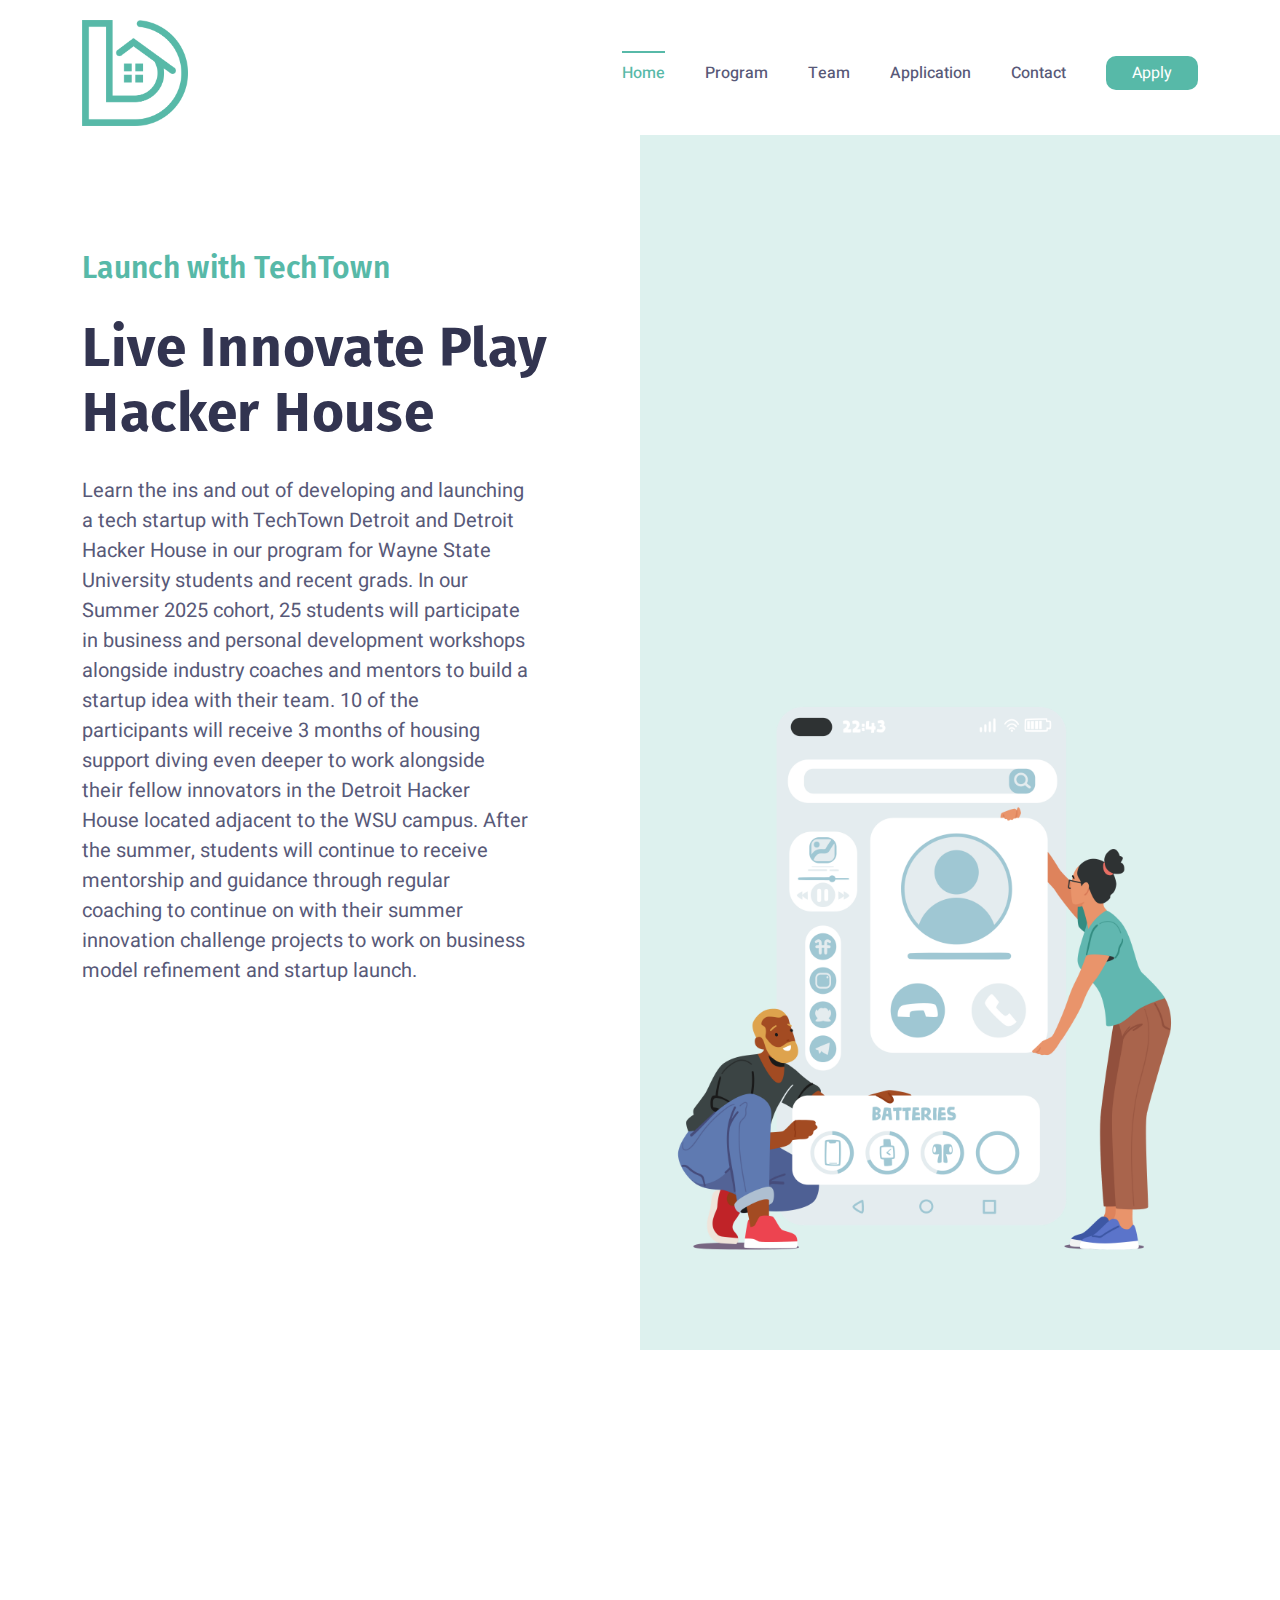
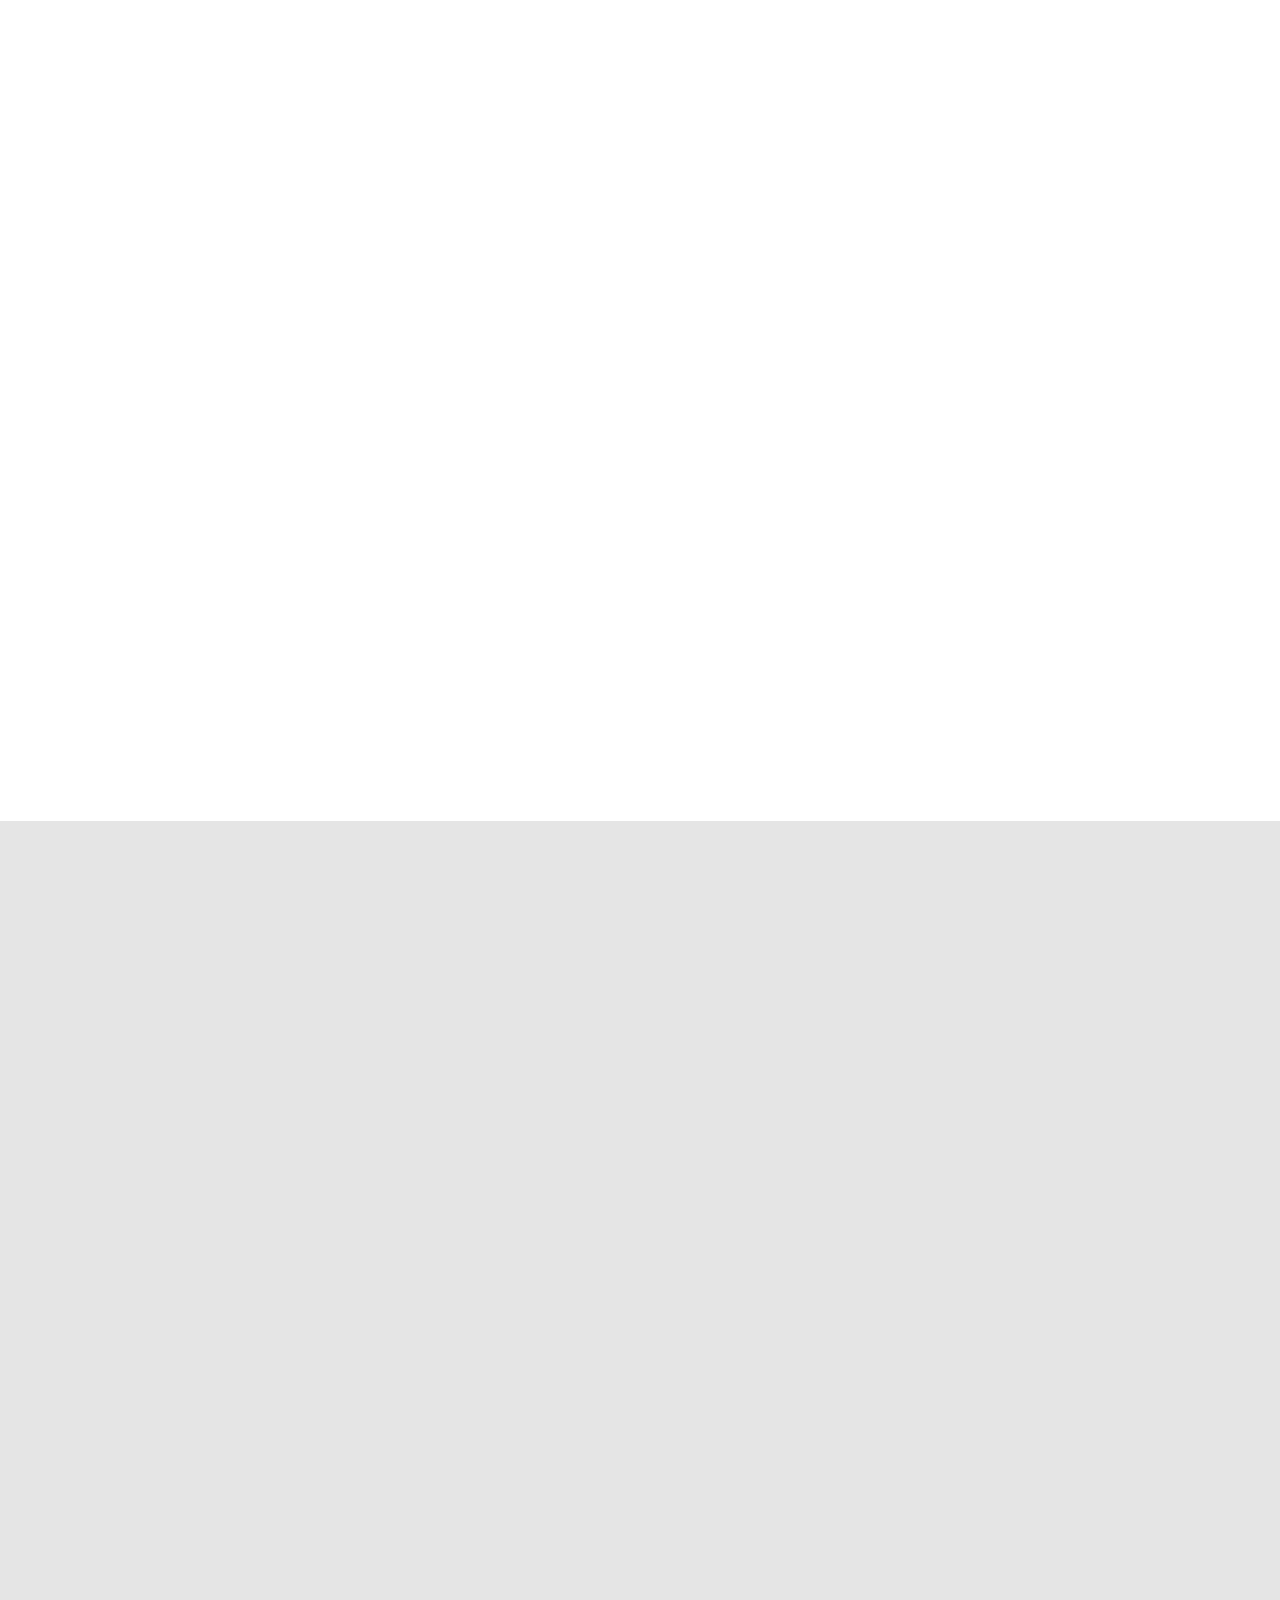
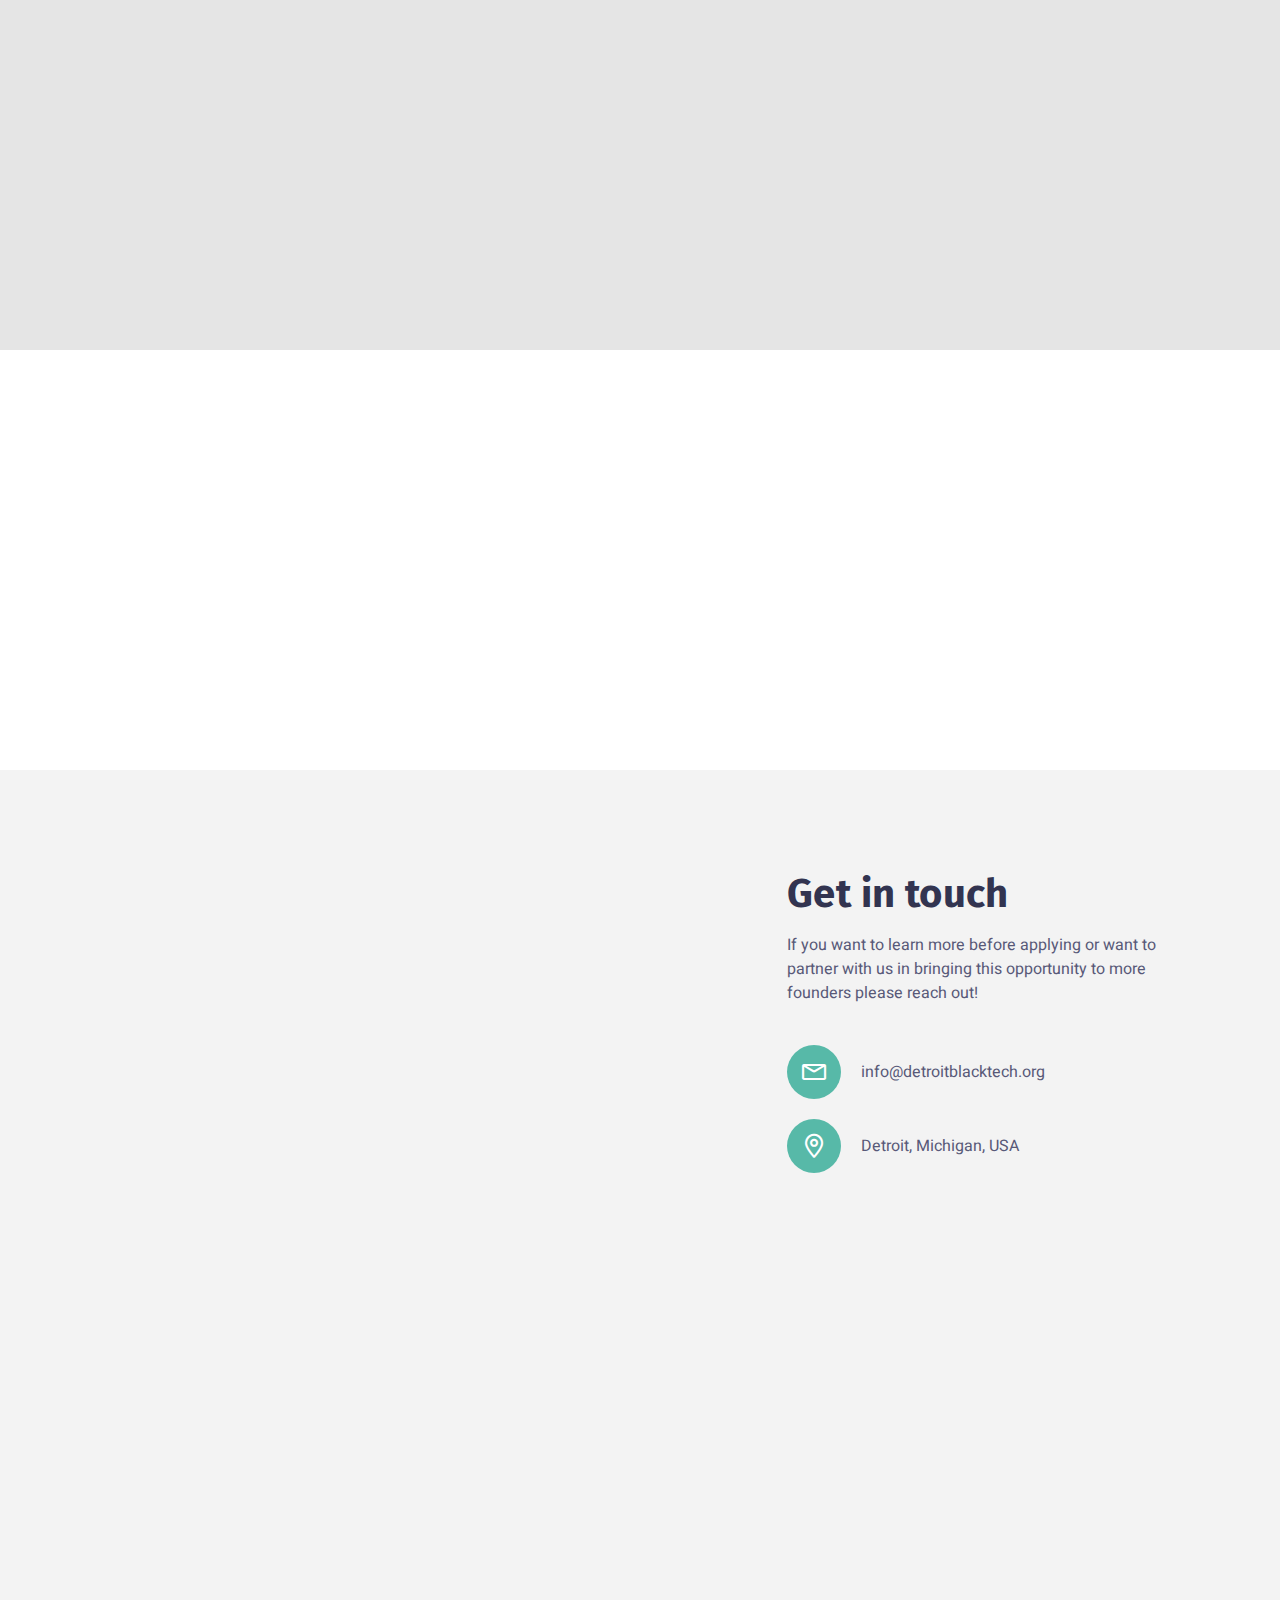
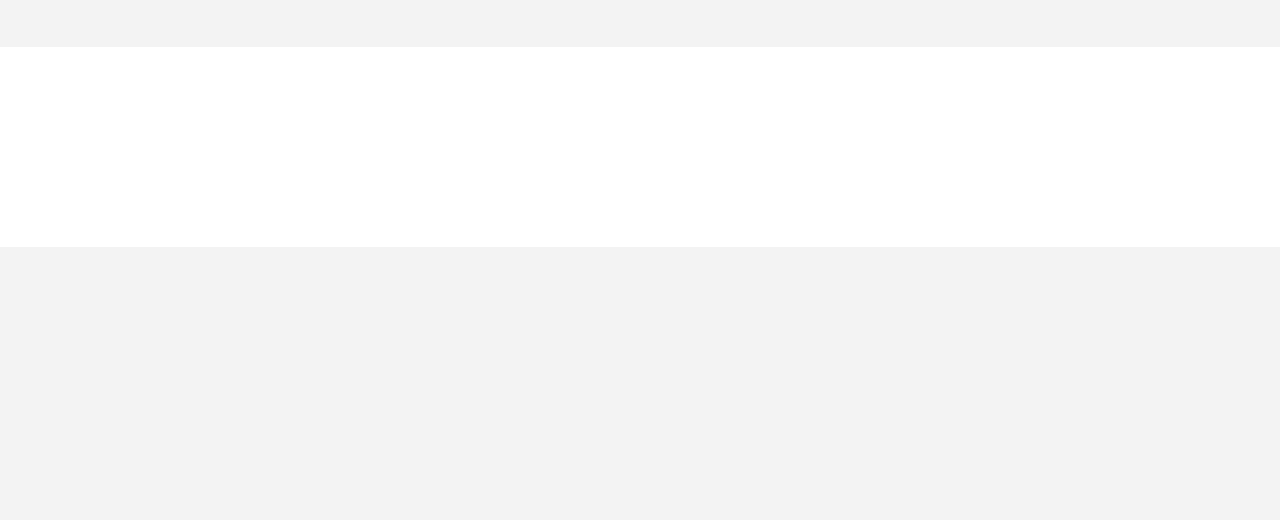
<file: live-inn-play.html>
<!DOCTYPE html>
<html class="no-js" lang="">
  <head>
    <meta charset="utf-8" />
    <meta http-equiv="x-ua-compatible" content="ie=edge" />
    <title>Live Innovate Play: TechTown X Detroit Hacker House</title>
    <meta name="description" content="" />
    <meta name="viewport" content="width=device-width, initial-scale=1" />
    <!-- Place favicon.ico in the root directory -->

    <!-- ========================= CSS here ========================= -->
    <link rel="stylesheet" href="assets/css/bootstrap-5.0.0-alpha-2.min.css" />
    <link rel="stylesheet" href="assets/css/LineIcons.2.0.css"/>
    <link rel="stylesheet" href="assets/css/animate.css"/>
    <link rel="stylesheet" href="assets/css/lindy-uikit.css"/>
  </head>
  <body>
    <!--[if lte IE 9]>
      <p class="browserupgrade">
        You are using an <strong>outdated</strong> browser. Please
        <a href="https://browsehappy.com/">upgrade your browser</a> to improve
        your experience and security.
      </p>
    <![endif]-->

    <!-- ========================= preloader start ========================= -->
    <div class="preloader">
      <div class="loader">
        <div class="spinner">
          <div class="spinner-container">
            <div class="spinner-rotator">
              <div class="spinner-left">
                <div class="spinner-circle"></div>
              </div>
              <div class="spinner-right">
                <div class="spinner-circle"></div>
              </div>
            </div>
          </div>
        </div>
      </div>
    </div>
    <!-- ========================= preloader end ========================= -->

    <!-- ========================= hero-section-wrapper-2 start ========================= -->
    <section id="home" class="hero-section-wrapper-2">

      <!-- ========================= header-2 start ========================= -->
      <header class="header header-2">
        <div class="navbar-area">
          <div class="container">
            <div class="row align-items-center">
              <div class="col-lg-12">
                <nav class="navbar navbar-expand-lg">
                  <a class="navbar-brand" href="index.html">
                    <img src="assets/img/logo/dhh-logo-icon.png" alt="Logo" />
                     <!-- <h4>Detroit Hacker House</h4> -->
                  </a>
                  <button class="navbar-toggler" type="button" data-toggle="collapse" data-target="#navbarSupportedContent2" aria-controls="navbarSupportedContent2" aria-expanded="false" aria-label="Toggle navigation">
                    <span class="toggler-icon"></span>
                    <span class="toggler-icon"></span>
                    <span class="toggler-icon"></span>
                  </button>

                  <div class="collapse navbar-collapse sub-menu-bar" id="navbarSupportedContent2">
                    <ul id="nav2" class="navbar-nav ml-auto">
                      <li class="nav-item">
                        <a class="page-scroll active" href="#home">Home</a>
                      </li>
                      <li class="nav-item">
                        <a class="page-scroll" href="#program">Program</a>
                      </li>
                      <li class="nav-item">
                        <a class="page-scroll" href="#team">Team</a>
                      </li>
                      <li class="nav-item">
                        <a class="page-scroll" href="#application">Application</a>
                      </li>
                      <li class="nav-item">
                        <a class="page-scroll" href="#contact">Contact</a>
                      </li>
                    </ul>
                    <a href="https://forms.gle/jBreLZfon6q2Gst66" target="_blank" class="button button-sm radius-10 d-none d-lg-flex">Apply</a>
                  </div>
                  <!-- navbar collapse -->
                </nav>
                <!-- navbar -->
              </div>
            </div>
            <!-- row -->
          </div>
          <!-- container -->
        </div>
        <!-- navbar area -->
      </header>
      <!-- ========================= header-2 end ========================= -->

      <!-- ========================= hero-2 start ========================= -->
      <div class="hero-section hero-style-2">
        <div class="container">
          <div class="row align-items-end">
            <div class="col-lg-6">
              <div class="hero-content-wrapper">
                <h4 class="wow fadeInUp" data-wow-delay=".2s">Launch with TechTown</h4>
                <h2 class="mb-30 wow fadeInUp" data-wow-delay=".4s">Live Innovate Play Hacker House</h2>
                <p class="mb-50 wow fadeInUp" data-wow-delay=".6s">
                  Learn the ins and out of developing and launching a tech startup with TechTown Detroit and Detroit Hacker House in our program for Wayne State University students and recent grads.
                  In our Summer 2025 cohort, 25 students will participate in business and personal development workshops alongside industry coaches and mentors to build a startup idea with their team.
                  10 of the participants will receive 3 months of housing support diving even deeper to work alongside their fellow innovators in the Detroit Hacker House located adjacent to the WSU campus.
                  After the summer, students will continue to receive mentorship and guidance through regular coaching to continue on with their summer innovation challenge projects to work on business model refinement and startup launch.
                </p>
                <div class="buttons">
                  <a href="https://forms.gle/jBreLZfon6q2Gst66" rel="nofollow" target="blank" class="button button-lg radius-10 wow fadeInUp" data-wow-delay=".7s">Apply Now</a>
                </div>
              </div>
            </div>
            <div class="col-lg-6">
              <div class="hero-image">
                <img src="assets/img/hero/hero-2/mvpdev.png" alt="" class="wow fadeInRight" id="mvpdev" data-wow-delay=".2s">
                <!-- <img src="assets/img/hero/hero-2/paattern.svg" alt="" class="shape shape-1"> -->
              </div>
            </div>
          </div>
        </div>
      </div>
      <!-- ========================= hero-2 end ========================= -->

    </section>
    <!-- ========================= hero-section-wrapper-2 end ========================= -->

    <!-- ========================= feature style-2 start ========================= -->
    <section id="program" class="feature-section feature-style-2">
      <div class="container">
        <div class="row">
          <div class="col-lg-8">
            <div class="row">
              <div class="col-xl-7 col-lg-10 col-md-9">
                <div class="section-title mb-60">
                  <h3 class="mb-15 wow fadeInUp" data-wow-delay=".2s">Live. Innovate. Play.</h3>
                  <p class="wow fadeInUp" data-wow-delay=".4s">
                    Live and work alongside your House Manager and fellow innovators who to build your product through mentorship and milestones while being immersed in the Detroit startup community
                  </p>
                </div>
              </div>
            </div>

            <div class="row">
              <div class="col-md-6">
                <div class="single-feature wow fadeInUp" data-wow-delay=".2s">
                  <div class="icon">
                    <i class="lni lni-vector"></i>
                  </div>
                  <div class="content">
                    <h5 class="mb-25">MVP (Minimally Viable Product)</h5>
                    <p>We coach founders through the process of applying their customer discovery research to building an MVP and iterating to validate the key features and business model from customer response.</p>
                  </div>
                </div>
              </div>
              <div class="col-md-6">
                <div class="single-feature wow fadeInUp" data-wow-delay=".4s">
                  <div class="icon">
                    <i class="lni lni-layers"></i>
                  </div>
                  <div class="content">
                    <h5 class="mb-25">Mentorship</h5>
                    <p>In addition to working alongside our House Manager, EIRs or Entrepreneurs in Residence provide support and feedback through workshops, office hours, and supporting unique needs depending on the startup.</p>
                  </div>
                </div>
              </div>
              <div class="col-md-6">
                <div class="single-feature wow fadeInUp" data-wow-delay=".6s">
                  <div class="icon">
                    <i class="lni lni-layout"></i>
                  </div>
                  <div class="content">
                    <h5 class="mb-25">Housing</h5>
                    <p>SELECT founders live alongside each other as roommates with a House Manager with free room, board, house keeping, laundry, wifi, in-home deskspace, and team outings.</p>
                  </div>
                </div>
              </div>
              <div class="col-md-6">
                <div class="single-feature wow fadeInUp" data-wow-delay=".8s">
                  <div class="icon">
                    <i class="lni lni-display"></i>
                  </div>
                  <div class="content">
                    <h5 class="mb-25">Venture Backable</h5>
                    <p>We work closely with VCs in setting key program targets that build investor confidence in the startup.</p>
                  </div>
                </div>
              </div>
            </div>

          </div>
        </div>
      </div>
      <div class="feature-img wow fadeInLeft" data-wow-delay=".2s">
        <img src="assets/img/feature/mvpcoach.png" alt="">
      </div>
    </section>
		<!-- ========================= feature style-2 end ========================= -->

    <!-- ========================= about style-3 start ========================= -->
    <!-- <section id="about" class="about-section about-style-3">
      <div class="container">
        <div class="row align-items-center">
          <div class="col-lg-6">
            <div class="about-image wow fadeInLeft" data-wow-delay=".2s">
              <img src="assets/img/about/about-3/about-img.jpg" alt="">
            </div>
          </div>
          <div class="col-lg-6">
            <div class="about-content-wrapper">
              <div class="section-title mb-40">
                <h3 class="mb-25 wow fadeInUp" data-wow-delay=".2s">We're here to </h3>
                <p class="wow fadeInUp" data-wow-delay=".4s">Stop wasting time and money designing and managing a website that doesn’t get results. Happiness guaranteed, Stop wasting time and money designing and managing a website that doesn’t get results. Happiness guaranteed,</p>
              </div>
              <div class="counter-up-wrapper mb-40 wow fadeInUp" data-wow-delay=".6s">
                <div class="single-counter">
                  <h4 class="countup" id="secondo1" cup-end="123" cup-append="M">123 M</h4>
                  <h6>Happy Client</h6>
                </div>
                <div class="single-counter">
                  <h4 class="countup" id="secondo2" cup-end="1434" cup-append="K">1434 K</h4>
                  <h6>Project Done</h6>
                </div>
                <div class="single-counter">
                  <h4 class="countup" id="secondo3" cup-end="134" cup-append="K">134 K</h4>
                  <h6>Award Win</h6>
                </div>
              </div>
              <a href="#0" class="button button-lg radius-3 wow fadeInUp" data-wow-delay=".7s">Learn More</a>
            </div>
          </div>
        </div>
      </div>
    </section> -->
    <!-- ========================= about style-3 end ========================= -->


              <!-- <div class="container pt-60 pb-60">
                <h4 class="wow fadeInUp" data-wow-delay=".2s">Apply Now</h4>
                <h2 class="mb-30 wow fadeInUp" data-wow-delay=".4s">Detroit Hacker House 2025 Cohorts</h2>
                <p class="mb-50 wow fadeInUp" data-wow-delay=".6s">
                  We are accepting applications for our 2025 programs starting January. 
                  Finalized cohort details will be added as they are confirmed, however, applications will be accepted on-going for founders that are serious about participating and want to get ahead of the pack.

                </p>
                <div class="buttons">
                  <a href="https://forms.gle/pUUgXPBniRpzCR3u6" rel="nofollow" target="blank" class="button button-lg radius-10 wow fadeInUp" data-wow-delay=".7s">Submit your application</a>
                </div>
              </div> -->

		<!-- ========================= pricing style-1 start ========================= -->
		<!-- <section id="pricing" class="pricing-section pricing-style-1 bg-white">
      <div class="container">
        <div class="row justify-content-center">
          <div class="col-xxl-5 col-xl-5 col-lg-7 col-md-10">
            <div class="section-title text-center mb-60">
              <h3 class="mb-15 wow fadeInUp" data-wow-delay=".2s">Pricing Plan</h3>
              <p class="wow fadeInUp" data-wow-delay=".4s">Stop wasting time and money designing and managing a website that doesn’t get results. Happiness guaranteed!</p>
            </div>
          </div>
        </div>

        <div class="row justify-content-center">
          <div class="col-lg-4 col-md-8 col-sm-10">
            <div class="single-pricing wow fadeInUp" data-wow-delay=".2s">
              <div class="image">
                <img src="assets/img/pricing/pricing-1/pricing-1.svg" alt="">
              </div>
              <h6>Basic Design</h6>
              <h4>Web Design</h4>
              <h3>$ 29.00</h3>
              <ul>
                <li> <i class="lni lni-checkmark-circle"></i> Carefully crafted components</li>
                <li> <i class="lni lni-checkmark-circle"></i> Amazing page examples</li>
                <li> <i class="lni lni-checkmark-circle"></i> Super friendly support team</li>
                <li> <i class="lni lni-checkmark-circle"></i> Awesome Support</li>
              </ul>
              <a href="#0" class="button radius-30">Get Started</a>
            </div>
          </div>
          <div class="col-lg-4 col-md-8 col-sm-10">
            <div class="single-pricing active wow fadeInUp" data-wow-delay=".4s">
              <span class="button button-sm radius-30 popular-badge">Popular</span>
              <div class="image">
                <img src="assets/img/pricing/pricing-1/pricing-2.svg" alt="">
              </div>
              <h6>Standard Design</h6>
              <h4>Web Development</h4>
              <h3>$ 89.00</h3>
              <ul>
                <li> <i class="lni lni-checkmark-circle"></i> Carefully crafted components</li>
                <li> <i class="lni lni-checkmark-circle"></i> Amazing page examples</li>
                <li> <i class="lni lni-checkmark-circle"></i> Super friendly support team</li>
                <li> <i class="lni lni-checkmark-circle"></i> Awesome Support</li>
              </ul>
              <a href="#0" class="button radius-30">Get Started</a>
            </div>
          </div>
          <div class="col-lg-4 col-md-8 col-sm-10">
            <div class="single-pricing wow fadeInUp" data-wow-delay=".6s">
              <div class="image">
                <img src="assets/img/pricing/pricing-1/pricing-3.svg" alt="">
              </div>
              <h6>Pro Design</h6>
              <h4>Design & Develop</h4>
              <h3>$ 199.00</h3>
              <ul>
                <li> <i class="lni lni-checkmark-circle"></i> Carefully crafted components</li>
                <li> <i class="lni lni-checkmark-circle"></i> Amazing page examples</li>
                <li> <i class="lni lni-checkmark-circle"></i> Super friendly support team</li>
                <li> <i class="lni lni-checkmark-circle"></i> Awesome Support</li>
              </ul>
              <a href="#0" class="button radius-30">Get Started</a>
            </div>
          </div>
        </div>

      </div>
    </section> -->
    <!-- ========================= pricing style-1 end ========================= -->

		<!-- ========================= team style-1 start ========================= -->
		<section id="team" class="team-section team-style-1">
      <div class="container">
        <div class="row justify-content-center">
          <div class="col-xxl-5 col-xl-5 col-lg-7 col-md-10">
            <div class="section-title text-center mb-60">
              <h3 class="mb-15 wow fadeInUp" data-wow-delay=".2s">Our Team</h3>
              <p class="wow fadeInUp" data-wow-delay=".4s">
                As the co-founders of Detroit Black Tech and Hacking With The Homies Developer Conference, we are uniquely focused on furthering the Detroit Tech ecosystem while making sure Black and Brown Techies are supported.
                Since joining forces around 2017 we have worked to build programs and events that enable Developers to build better, faster and in a supportive community.
                We are furthering this vision by working on building technical founders as well as providing support to non-technical founders in our community.
              </p>
            </div>
          </div>
        </div>
        
        <div class="row justify-content-center">
          <div class="col-xl-3 col-md-6 col-sm-10">
            <div class="single-team wow fadeInUp" data-wow-delay=".2s">
              <div class="image">
                <img src="assets/img/team/team-1/jeseekia-vaughn.jpg" alt="">
              </div>
              <div class="info">
                <h6>Jeseekia Vaughn</h6>
                <p>Detroit Hacker House Program Director</p>
                <p>
                  Entrepreneur, Senior Software Engineer, MVP Developer, Developer Educator, and Machine Learning Engineer in startups
                  <br>
                </p>
                <ul class="socials">
                  <li>
                    <a href="https://linkedin.com/in/jeseekiavaughn"> <i class="lni lni-linkedin-original"></i> </a>
                  </li>
                  <li>
                    <a href="https://youtube.com/@metadevgirl"> <i class="lni lni-youtube"></i> </a>
                  </li>
                  <li>
                    <a href="https://metadevgirl.com"> <i class="lni lni-website"></i> </a>
                  </li>
                  <li>
                    <a href="https://instagram.com/metadevgirl"> <i class="lni lni-instagram-filled"></i> </a>
                  </li>
                </ul>
              </div>
            </div>
          </div>
          <div class="col-xl-3 col-md-6 col-sm-10">
            <div class="single-team wow fadeInUp" data-wow-delay=".4s">
              <div class="image">
                <img src="assets/img/team/team-1/mack-hendricks.jpg" alt="">
              </div>
              <div class="info">
                <h6>Mack Hendricks</h6>
                <p>Detroit Black Tech Executive Director</p>
                <p>
                  Entrepreneur, Principal Systems Engineer, and Senior Solutions Engineer in startups and the Fortune 500
                </p>
                <ul class="socials">
                  <li>
                    <a href="https://mackhendricks.com"> <i class="lni lni-website"></i> </a>
                  </li>
                  <li>
                    <a href="https://twitch.com/mackhendricks"> <i class="lni lni-twitch"></i> </a>
                  </li>
                  <li>
                    <a href="https://instagram.com/machinemaker"> <i class="lni lni-instagram-filled"></i> </a>
                  </li>
                  <li>
                    <a href="https://www.linkedin.com/in/mackhendricks"> <i class="lni lni-linkedin-original"></i> </a>
                  </li>
                </ul>
              </div>
            </div>
          </div>
          <div class="col-xl-3 col-md-6 col-sm-10">
            <div class="single-team wow fadeInUp" data-wow-delay=".4s">
              <div class="image">
                <img src="assets/img/team/team-1/christianne-malone.jpeg" alt="">
              </div>
              <div class="info">
                <h6>Christianne Malone</h6>
                <p>TechTown Detroit Chief Program Officer</p>
                <p>
                  Ecosystem Builder, DEI Communicator, Social Impact Strategist, Game Changer, Advantage Activator
                </p>
                <ul class="socials">
                  <!-- <li>
                    <a href="https://mackhendricks.com"> <i class="lni lni-website"></i> </a>
                  </li>
                  <li>
                    <a href="https://twitch.com/mackhendricks"> <i class="lni lni-twitch"></i> </a>
                  </li>
                  <li>
                    <a href="https://instagram.com/machinemaker"> <i class="lni lni-instagram-filled"></i> </a>
                  </li> -->
                  <li>
                    <a href="https://www.linkedin.com/in/cmalone33/"> <i class="lni lni-linkedin-original"></i> </a>
                  </li>
                </ul>
              </div>
            </div>
          </div>
          <!-- <div class="col-xl-3 col-md-6 col-sm-10">
            <div class="single-team wow fadeInUp" data-wow-delay=".6s">
              <div class="image">
                <img src="assets/img/team/team-1/team-3.png" alt="">
              </div>
              <div class="info">
                <h6>Jonathon Smith</h6>
                <p>Brand Designer</p>
                <ul class="socials">
                  <li>
                    <a href="#0"> <i class="lni lni-facebook-filled"></i> </a>
                  </li>
                  <li>
                    <a href="#0"> <i class="lni lni-twitter-filled"></i> </a>
                  </li>
                  <li>
                    <a href="#0"> <i class="lni lni-instagram-filled"></i> </a>
                  </li>
                  <li>
                    <a href="#0"> <i class="lni lni-linkedin-original"></i> </a>
                  </li>
                </ul>
              </div>
            </div>
          </div>
          <div class="col-xl-3 col-md-6 col-sm-10">
            <div class="single-team wow fadeInUp" data-wow-delay=".8s">
              <div class="image">
                <img src="assets/img/team/team-1/team-4.png" alt="">
              </div>
              <div class="info">
                <h6>Gray Simon</h6>
                <p>Frontend Developer</p>
                <ul class="socials">
                  <li>
                    <a href="#0"> <i class="lni lni-facebook-filled"></i> </a>
                  </li>
                  <li>
                    <a href="#0"> <i class="lni lni-twitter-filled"></i> </a>
                  </li>
                  <li>
                    <a href="#0"> <i class="lni lni-instagram-filled"></i> </a>
                  </li>
                  <li>
                    <a href="#0"> <i class="lni lni-linkedin-original"></i> </a>
                  </li>
                </ul>
              </div>
            </div>
          </div> -->
        </div>

      </div>
    </section>
    <!-- ========================= team style-1 end ========================= -->

              <div id="application" class="container pt-60 pb-60">
                <h4 class="wow fadeInUp" data-wow-delay=".2s">Apply Now</h4>
                <h2 class="mb-30 wow fadeInUp" data-wow-delay=".4s">Summer 2025 Cohort</h2>
                <p class="mb-50 wow fadeInUp" data-wow-delay=".6s">
                  We are accepting applications for our 2025 cohort. This includes residential and non-residential applicants. Current Wayne State University students and recent grads are eligible to apply.
                </p>
                <div class="buttons">
                  <a href="https://forms.gle/jBreLZfon6q2Gst66" rel="nofollow" target="blank" class="button button-lg radius-10 wow fadeInUp" data-wow-delay=".7s">Submit your application</a>
                </div>
              </div>

    <!-- ========================= contact style-6 start ========================= -->
    <section id="contact" class="contact-section contact-style-6">
      <div class="container">
        <div class="row">
          <div class="col-lg-7">
            <div class="contact-form-wrapper">
              <iframe src="https://docs.google.com/forms/d/e/1FAIpQLScHl9lX6zKlkk5vD0YdR-PI_BnLk1tndl8okpN16LnSxSd9wA/viewform?embedded=true" width="640" height="700" frameborder="0" marginheight="0" marginwidth="0">Loading…</iframe>
              <!-- <form action="assets/php/contact.php" method="POST">
                <div class="row">
                  <div class="col-md-6">
                    <div class="single-input">
                      <label for="name">Name</label>
                      <input type="text" id="name" name="name" class="form-input" placeholder="Name">
                      <i class="lni lni-user"></i>
                    </div>
                  </div>
                  <div class="col-md-6">
                    <div class="single-input">
                      <label for="email">Email</label>
                      <input type="email" id="email" name="email" class="form-input" placeholder="Email">
                      <i class="lni lni-envelope"></i>
                    </div>
                  </div>
                  <div class="col-md-6">
                    <div class="single-input">
                      <label for="number">Number</label>
                      <input type="text" id="number" name="number" class="form-input" placeholder="Number">
                      <i class="lni lni-phone"></i>
                    </div>
                  </div>
                  <div class="col-md-6">
                    <div class="single-input">
                      <label for="subject">Subject</label>
                      <input type="text" id="subject" name="subject" class="form-input" placeholder="Subject">
                      <i class="lni lni-text-format"></i>
                    </div>
                  </div>
                  <div class="col-md-12">
                    <div class="single-input">
                      <label for="message">Message</label>
                      <textarea name="message" id="message" class="form-input" placeholder="Message" rows="6"></textarea>
                      <i class="lni lni-comments-alt"></i>
                    </div>
                  </div>
                  <div class="col-md-12">
                    <div class="form-button">
                      <button type="submit" class="button radius-10">Submit <i class="lni lni-telegram-original"></i> </button>
                    </div>
                  </div>
                </div>
              </form> -->
            </div>

          </div>

          <div class="col-lg-5 order-first order-lg-last">
            <div class="left-wrapper">
              <div class="section-title mb-40">
                <h3 class="mb-15">Get in touch</h3>
                <p>If you want to learn more before applying or want to partner with us in bringing this opportunity to more founders please reach out!</p>
              </div>
              <div class="row">
                <div class="col-lg-12 col-md-6">
                  <!-- <div class="single-item">
                    <div class="icon">
                      <i class="lni lni-phone"></i>
                    </div>
                    <div class="text">
                      <p></p>
                    </div>
                  </div> -->
                </div>
                <div class="col-lg-12 col-md-6">
                  <div class="single-item">
                    <div class="icon">
                      <i class="lni lni-envelope"></i>
                    </div>
                    <div class="text">
                      <p>info@detroitblacktech.org</p>
                    </div>
                  </div>
                </div>
                <div class="col-lg-12 col-md-6">
                  <div class="single-item">
                    <div class="icon">
                      <i class="lni lni-map-marker"></i>
                    </div>
                    <div class="text">
                      <p>Detroit, Michigan, USA</p>
                    </div>
                  </div>
                </div>
              </div>
            </div>
          </div>
        </div>
      </div>
    </section>
    <!-- ========================= contact style-6 end ========================= -->

    <!-- ========================= clients-logo start ========================= -->
    <section class="clients-logo-section pt-100 pb-100">
      <div class="container">
        <div class="row">
          <div class="col-lg-12">
            <div class="client-logo wow fadeInUp" data-wow-delay=".2s">
              <!-- <img src="assets/img/clients/brands.svg" alt="" class="w-100"> -->
            </div>
          </div>
        </div>
      </div>
    </section>
    <!-- ========================= clients-logo end ========================= -->

		<!-- ========================= footer style-1 start ========================= -->
    <footer class="footer footer-style-1">
      <div class="container">
        <div class="widget-wrapper">
          <div class="row">
            <div class="col-xl-3 col-lg-4 col-md-6">
              <div class="footer-widget wow fadeInUp" data-wow-delay=".2s">
                <div class="logo">
                  <!-- <a href="#0"> <img src="assets/img/logo/logo.svg" alt=""> </a> -->
                   Detroit Hacker House
                </div>
                <p class="desc">Build. Ship. Learn.</p>
                <!-- <ul class="socials">
                  <li> <a href="#0"> <i class="lni lni-facebook-filled"></i> </a> </li>
                  <li> <a href="#0"> <i class="lni lni-twitter-filled"></i> </a> </li>
                  <li> <a href="#0"> <i class="lni lni-instagram-filled"></i> </a> </li>
                  <li> <a href="#0"> <i class="lni lni-linkedin-original"></i> </a> </li>
                </ul> -->
              </div>
            </div>
            <div class="col-xl-2 offset-xl-1 col-lg-2 col-md-6 col-sm-6">
              <!-- <div class="footer-widget wow fadeInUp" data-wow-delay=".3s">
                <h6>Quick Link</h6>
                <ul class="links">
                  <li> <a href="#0">Home</a> </li>
                  <li> <a href="#0">About</a> </li>
                  <li> <a href="#0">Service</a> </li>
                  <li> <a href="#0">Contact</a> </li>
                </ul>
              </div> -->
            </div>
            <div class="col-xl-3 col-lg-3 col-md-6 col-sm-6">
              <!-- <div class="footer-widget wow fadeInUp" data-wow-delay=".4s">
                <h6>Services</h6>
                <ul class="links">
                  <li> <a href="#0">Web Design</a> </li>
                  <li> <a href="#0">Web Development</a> </li>
                  <li> <a href="#0">Seo Optimization</a> </li>
                  <li> <a href="#0">Blog Writing</a> </li>
                </ul>
              </div> -->
            </div>
            <div class="col-xl-3 col-lg-3 col-md-6">
              <!-- <div class="footer-widget wow fadeInUp" data-wow-delay=".5s">
                <h6>Help & Support</h6>
                <ul class="links">
                  <li> <a href="#0">Support Center</a> </li>
                  <li> <a href="#0">Live Chat</a> </li>
                  <li> <a href="#0">FAQ</a> </li>
                  <li> <a href="#0">Terms & Conditions</a> </li>
                </ul>
              </div> -->
            </div>
          </div>
        </div>
        <div class="copyright-wrapper wow fadeInUp" data-wow-delay=".2s">
          <p>Design and Developed by <a href="https://uideck.com" rel="nofollow" target="_blank">UIdeck</a> Built-with <a href="#">Lindy UI Kit</a></p>
        </div>
      </div>
    </footer>
    <!-- ========================= footer style-1 end ========================= -->

    <!-- ========================= scroll-top start ========================= -->
    <a href="#" class="scroll-top"> <i class="lni lni-chevron-up"></i> </a>
    <!-- ========================= scroll-top end ========================= -->
		

    <!-- ========================= JS here ========================= -->
    <script src="assets/js/bootstrap.5.0.0.alpha-2-min.js"></script>
    <script src="assets/js/count-up.min.js"></script>
    <script src="assets/js/wow.min.js"></script>
    <script src="assets/js/main.js"></script>
  </body>
</html>
</file>
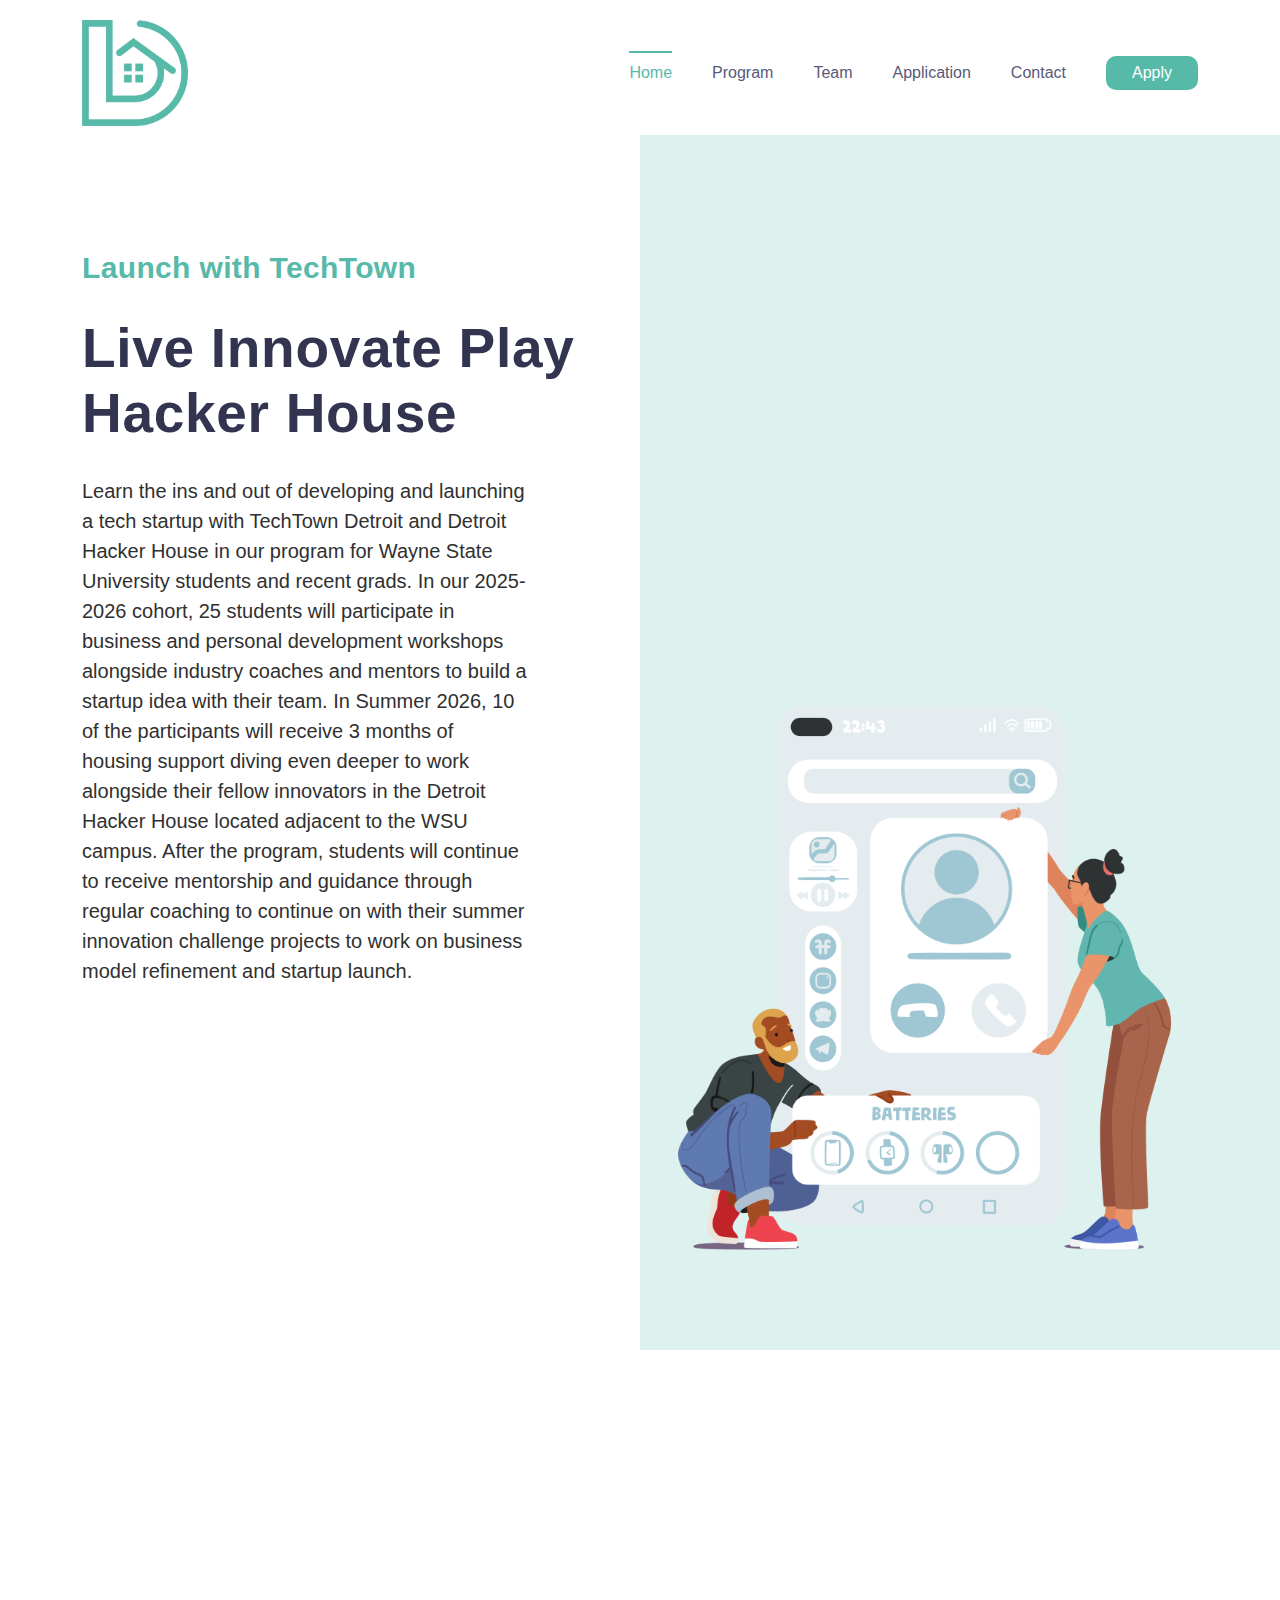
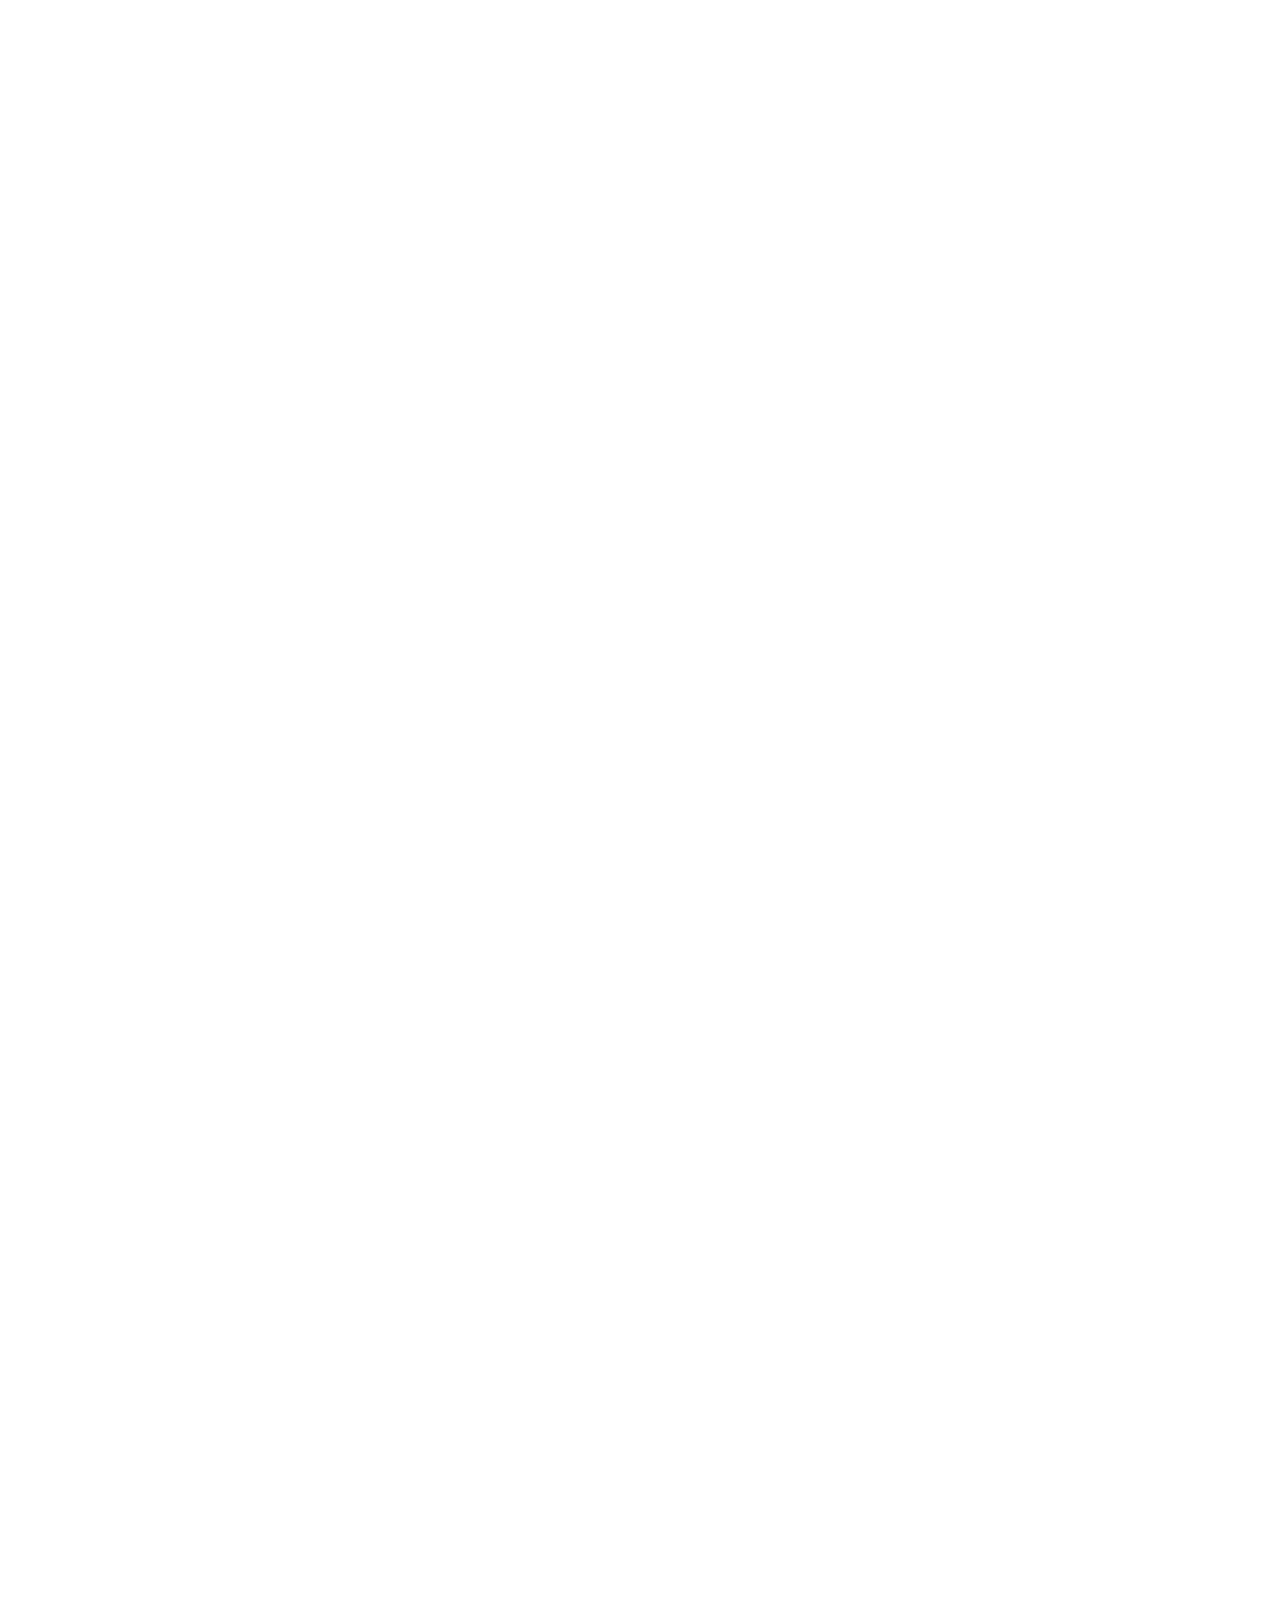
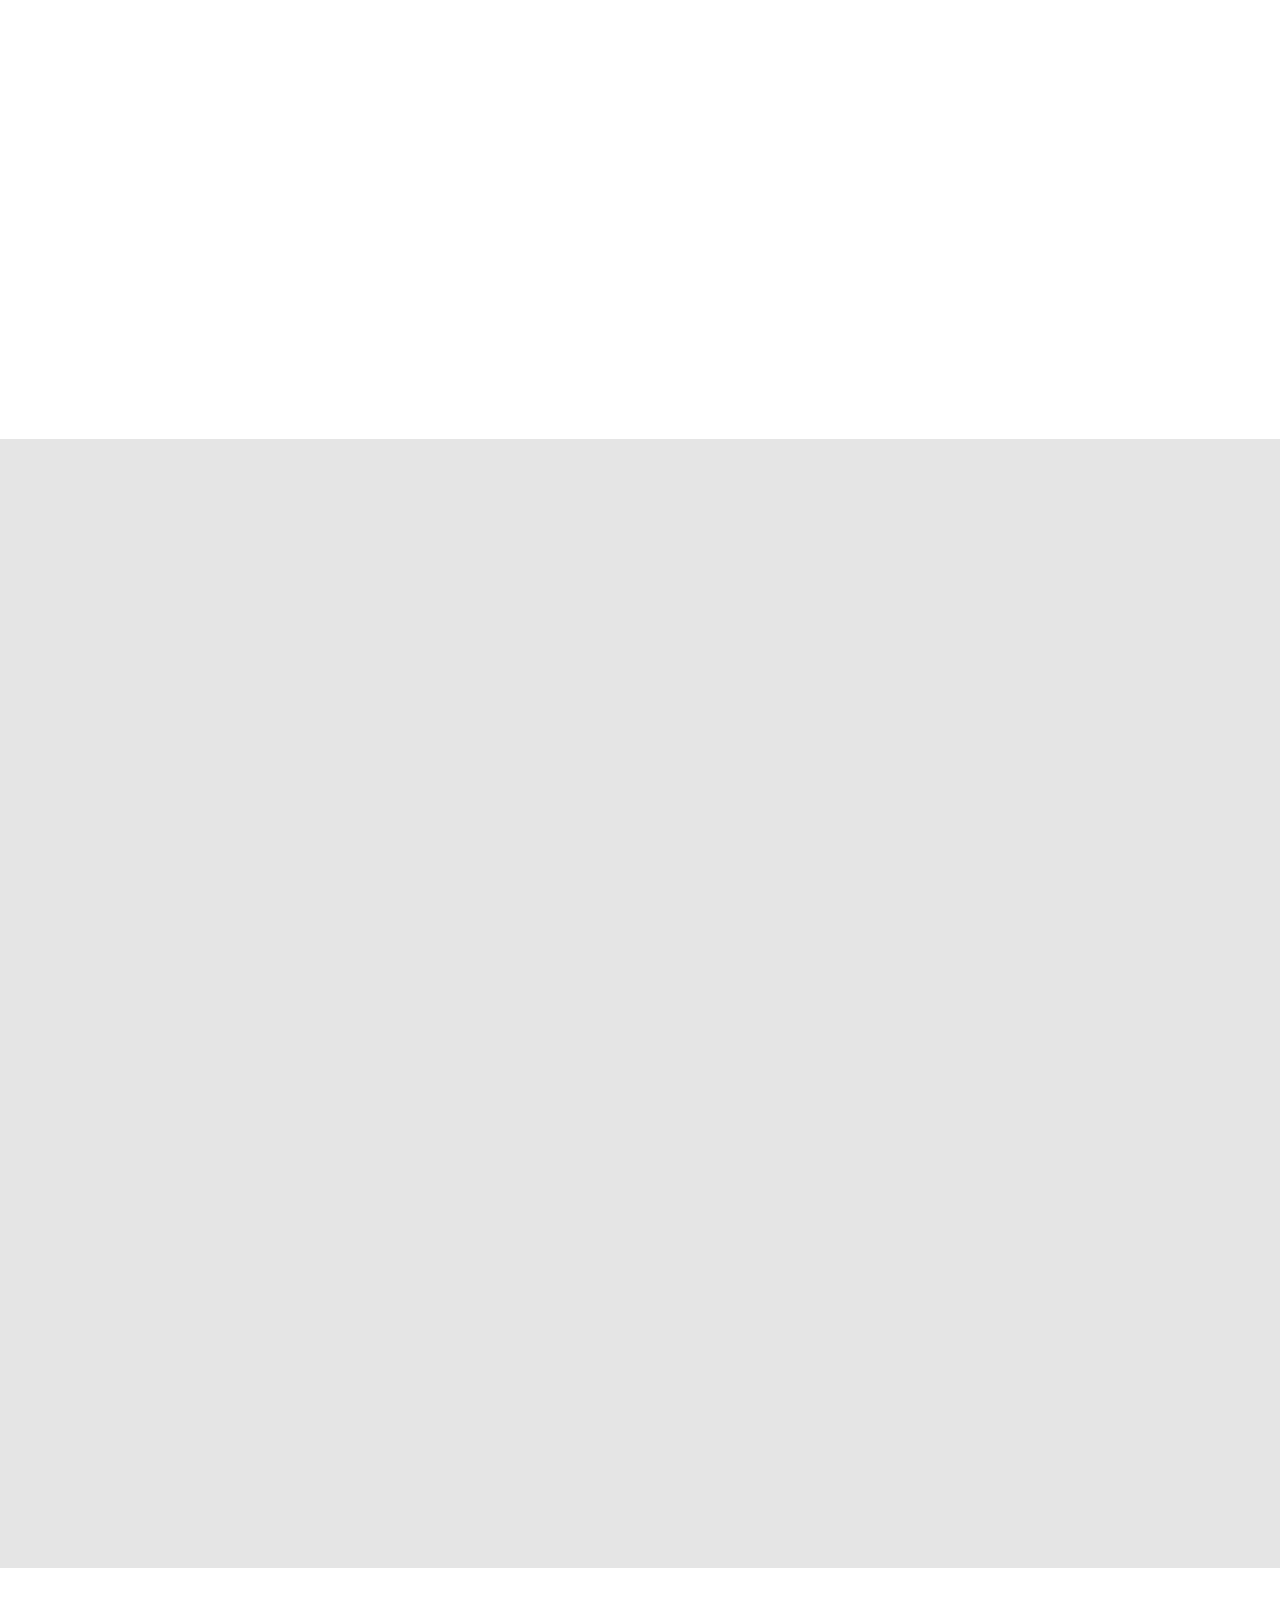
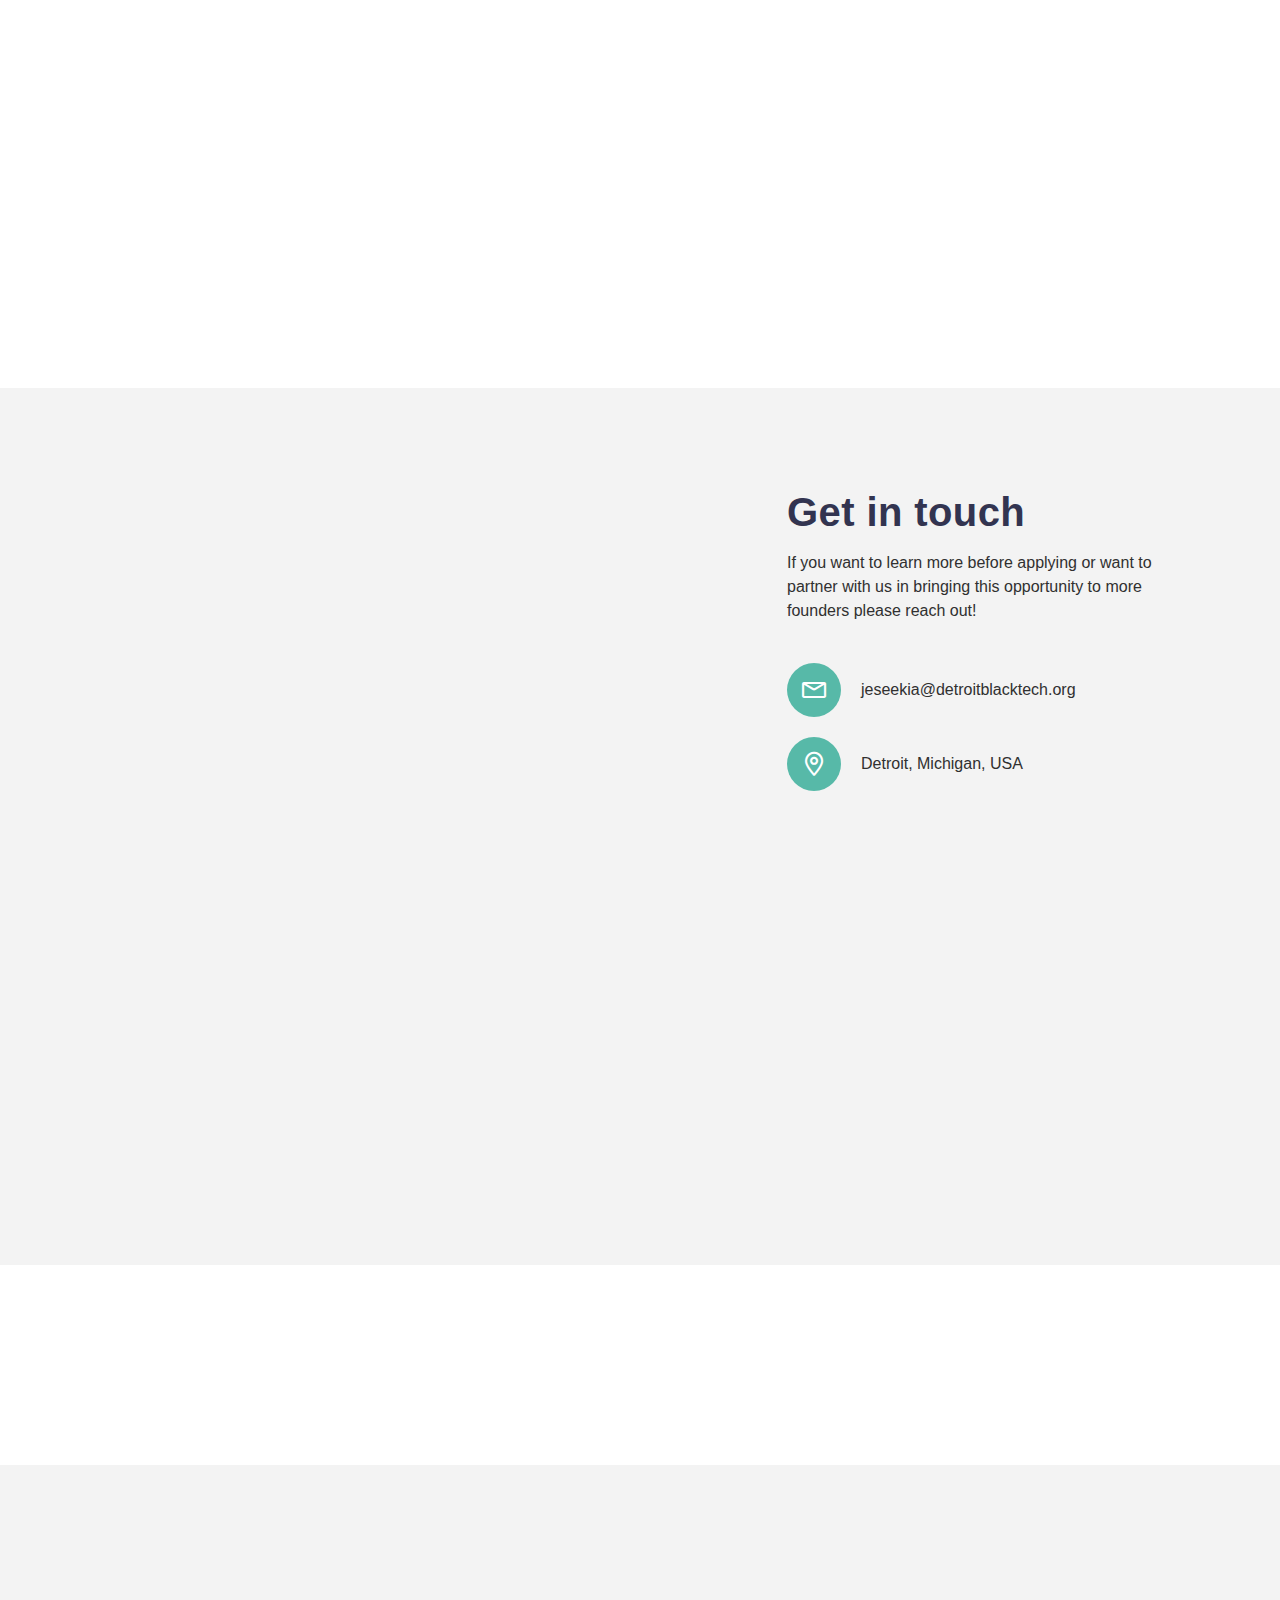
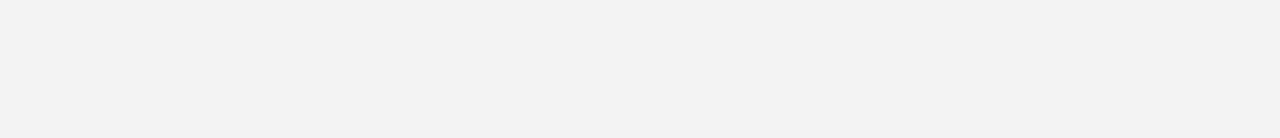
<file: archived-site/live-inn-play.html>
<!DOCTYPE html>
<html class="no-js" lang="">
  <head>
    <!-- Google tag (gtag.js) -->
    <script async src="https://www.googletagmanager.com/gtag/js?id=G-GM35TMQMR8"></script>
    <script>
      window.dataLayer = window.dataLayer || [];
      function gtag(){dataLayer.push(arguments);}
      gtag('js', new Date());

      gtag('config', 'G-GM35TMQMR8');
    </script>
    <meta charset="utf-8" />
    <meta http-equiv="x-ua-compatible" content="ie=edge" />
    <title>Live Innovate Play: TechTown X Detroit Hacker House</title>
    <meta name="description" content="" />
    <meta name="viewport" content="width=device-width, initial-scale=1" />
    <!-- Place favicon.ico in the root directory -->

    <!-- ========================= CSS here ========================= -->
    <link rel="stylesheet" href="assets/css/bootstrap-5.0.0-alpha-2.min.css" />
    <link rel="stylesheet" href="assets/css/LineIcons.2.0.css"/>
    <link rel="stylesheet" href="assets/css/animate.css"/>
    <link rel="stylesheet" href="assets/css/lindy-uikit.css"/>
    <link rel="stylesheet" href="assets/css/liph.css">
  </head>
  <body>
    <!--[if lte IE 9]>
      <p class="browserupgrade">
        You are using an <strong>outdated</strong> browser. Please
        <a href="https://browsehappy.com/">upgrade your browser</a> to improve
        your experience and security.
      </p>
    <![endif]-->

    <!-- ========================= preloader start ========================= -->
    <div class="preloader">
      <div class="loader">
        <div class="spinner">
          <div class="spinner-container">
            <div class="spinner-rotator">
              <div class="spinner-left">
                <div class="spinner-circle"></div>
              </div>
              <div class="spinner-right">
                <div class="spinner-circle"></div>
              </div>
            </div>
          </div>
        </div>
      </div>
    </div>
    <!-- ========================= preloader end ========================= -->

    <!-- ========================= hero-section-wrapper-2 start ========================= -->
    <section id="home" class="hero-section-wrapper-2">

      <!-- ========================= header-2 start ========================= -->
      <header class="header header-2">
        <div class="navbar-area">
          <div class="container">
            <div class="row align-items-center">
              <div class="col-lg-12">
                <nav class="navbar navbar-expand-lg">
                  <a class="navbar-brand" href="index.html">
                    <img src="assets/img/logo/dhh-logo-icon.png" alt="Logo" />
                     <!-- <h4>Detroit Hacker House</h4> -->
                  </a>
                  <button class="navbar-toggler" type="button" data-toggle="collapse" data-target="#navbarSupportedContent2" aria-controls="navbarSupportedContent2" aria-expanded="false" aria-label="Toggle navigation">
                    <span class="toggler-icon"></span>
                    <span class="toggler-icon"></span>
                    <span class="toggler-icon"></span>
                  </button>

                  <div class="collapse navbar-collapse sub-menu-bar" id="navbarSupportedContent2">
                    <ul id="nav2" class="navbar-nav ml-auto">
                      <li class="nav-item">
                        <a class="page-scroll active" href="index.html">Home</a>
                      </li>
                      <li class="nav-item">
                        <a class="page-scroll" href="#program">Program</a>
                      </li>
                      <li class="nav-item">
                        <a class="page-scroll" href="#team">Team</a>
                      </li>
                      <li class="nav-item">
                        <a class="page-scroll" href="#application">Application</a>
                      </li>
                      <li class="nav-item">
                        <a class="page-scroll" href="#contact">Contact</a>
                      </li>
                    </ul>
                    <a href="https://forms.gle/geNWTCZekTbaqP9q9" target="_blank" class="button button-sm radius-10 d-none d-lg-flex">Apply</a>
                  </div>
                  <!-- navbar collapse -->
                </nav>
                <!-- navbar -->
              </div>
            </div>
            <!-- row -->
          </div>
          <!-- container -->
        </div>
        <!-- navbar area -->
      </header>
      <!-- ========================= header-2 end ========================= -->

      <!-- ========================= hero-2 start ========================= -->
      <div class="hero-section hero-style-2">
        <div class="container">
          <div class="row align-items-end">
            <div class="col-lg-6">
              <div class="hero-content-wrapper">
                <h4 class="wow fadeInUp" data-wow-delay=".2s">Launch with TechTown</h4>
                <h2 class="mb-30 wow fadeInUp" data-wow-delay=".4s">Live Innovate Play Hacker House</h2>
                <p class="mb-50 wow fadeInUp" data-wow-delay=".6s">
                  Learn the ins and out of developing and launching a tech startup with TechTown Detroit and Detroit Hacker House in our program for Wayne State University students and recent grads.
                  In our 2025-2026 cohort, 25 students will participate in business and personal development workshops alongside industry coaches and mentors to build a startup idea with their team.
                  In Summer 2026, 10 of the participants will receive 3 months of housing support diving even deeper to work alongside their fellow innovators in the Detroit Hacker House located adjacent to the WSU campus.
                  After the program, students will continue to receive mentorship and guidance through regular coaching to continue on with their summer innovation challenge projects to work on business model refinement and startup launch.
                </p>
                <div class="buttons">
                  <a href="https://forms.gle/geNWTCZekTbaqP9q9" rel="nofollow" target="blank" class="button button-lg radius-10 wow fadeInUp" data-wow-delay=".7s">Apply Now</a>
                </div>
              </div>
            </div>
            <div class="col-lg-6">
              <div class="hero-image">
                <img src="assets/img/hero/hero-2/mvpdev.png" alt="" class="wow fadeInRight" id="mvpdev" data-wow-delay=".2s">
                <!-- <img src="assets/img/hero/hero-2/paattern.svg" alt="" class="shape shape-1"> -->
              </div>
            </div>
          </div>
        </div>
      </div>
      <!-- ========================= hero-2 end ========================= -->

    </section>
    <!-- ========================= hero-section-wrapper-2 end ========================= -->

    <!-- ========================= feature style-2 start ========================= -->
    <section id="program" class="feature-section feature-style-2">
      <div class="container">
        <div class="row">
          <div class="col-lg-8">
            <div class="row">
              <div class="col-xl-7 col-lg-10 col-md-9">
                <div class="section-title mb-60">
                  <h3 class="mb-15 wow fadeInUp" data-wow-delay=".2s">Live. Innovate. Play.</h3>
                  <p class="wow fadeInUp" data-wow-delay=".4s">
                    Live and work alongside your House Manager and fellow innovators who to build your product through mentorship and milestones while being immersed in the Detroit startup community
                  </p>
                </div>
              </div>
            </div>

            <div class="row">
              <div class="col-md-6">
                <div class="single-feature wow fadeInUp" data-wow-delay=".2s">
                  <div class="icon">
                    <i class="lni lni-vector"></i>
                  </div>
                  <div class="content">
                    <h5 class="mb-25">MVP (Minimally Viable Product)</h5>
                    <p>We coach founders through the process of applying their customer discovery research to building an MVP and iterating to validate the key features and business model from customer response.</p>
                  </div>
                </div>
              </div>
              <div class="col-md-6">
                <div class="single-feature wow fadeInUp" data-wow-delay=".4s">
                  <div class="icon">
                    <i class="lni lni-layers"></i>
                  </div>
                  <div class="content">
                    <h5 class="mb-25">Mentorship</h5>
                    <p>In addition to working alongside our House Manager, EIRs or Entrepreneurs in Residence provide support and feedback through workshops, office hours, and supporting unique needs depending on the startup.</p>
                  </div>
                </div>
              </div>
              <div class="col-md-6">
                <div class="single-feature wow fadeInUp" data-wow-delay=".6s">
                  <div class="icon">
                    <i class="lni lni-layout"></i>
                  </div>
                  <div class="content">
                    <h5 class="mb-25">Housing</h5>
                    <p>SELECT founders live alongside each other as roommates with a House Manager with free room, board, house keeping, laundry, wifi, in-home deskspace, and team outings.</p>
                  </div>
                </div>
              </div>
              <div class="col-md-6">
                <div class="single-feature wow fadeInUp" data-wow-delay=".8s">
                  <div class="icon">
                    <i class="lni lni-display"></i>
                  </div>
                  <div class="content">
                    <h5 class="mb-25">Venture Backable</h5>
                    <p>We work closely with VCs in setting key program targets that build investor confidence in the startup.</p>
                  </div>
                </div>
              </div>
            </div>

          </div>
        </div>
      </div>
      <div class="feature-img wow fadeInLeft" data-wow-delay=".2s">
        <img src="assets/img/feature/mvpcoach.png" alt="">
      </div>
    </section>
		<!-- ========================= feature style-2 end ========================= -->

    <!-- ========================= about style-3 start ========================= -->
    <!-- <section id="about" class="about-section about-style-3">
      <div class="container">
        <div class="row align-items-center">
          <div class="col-lg-6">
            <div class="about-image wow fadeInLeft" data-wow-delay=".2s">
              <img src="assets/img/about/about-3/about-img.jpg" alt="">
            </div>
          </div>
          <div class="col-lg-6">
            <div class="about-content-wrapper">
              <div class="section-title mb-40">
                <h3 class="mb-25 wow fadeInUp" data-wow-delay=".2s">We're here to </h3>
                <p class="wow fadeInUp" data-wow-delay=".4s">Stop wasting time and money designing and managing a website that doesn’t get results. Happiness guaranteed, Stop wasting time and money designing and managing a website that doesn’t get results. Happiness guaranteed,</p>
              </div>
              <div class="counter-up-wrapper mb-40 wow fadeInUp" data-wow-delay=".6s">
                <div class="single-counter">
                  <h4 class="countup" id="secondo1" cup-end="123" cup-append="M">123 M</h4>
                  <h6>Happy Client</h6>
                </div>
                <div class="single-counter">
                  <h4 class="countup" id="secondo2" cup-end="1434" cup-append="K">1434 K</h4>
                  <h6>Project Done</h6>
                </div>
                <div class="single-counter">
                  <h4 class="countup" id="secondo3" cup-end="134" cup-append="K">134 K</h4>
                  <h6>Award Win</h6>
                </div>
              </div>
              <a href="#0" class="button button-lg radius-3 wow fadeInUp" data-wow-delay=".7s">Learn More</a>
            </div>
          </div>
        </div>
      </div>
    </section> -->
    <!-- ========================= about style-3 end ========================= -->


              <!-- <div class="container pt-60 pb-60">
                <h4 class="wow fadeInUp" data-wow-delay=".2s">Apply Now</h4>
                <h2 class="mb-30 wow fadeInUp" data-wow-delay=".4s">Detroit Hacker House 2025 Cohorts</h2>
                <p class="mb-50 wow fadeInUp" data-wow-delay=".6s">
                  We are accepting applications for our 2025 programs starting January. 
                  Finalized cohort details will be added as they are confirmed, however, applications will be accepted on-going for founders that are serious about participating and want to get ahead of the pack.

                </p>
                <div class="buttons">
                  <a href="https://forms.gle/pUUgXPBniRpzCR3u6" rel="nofollow" target="blank" class="button button-lg radius-10 wow fadeInUp" data-wow-delay=".7s">Submit your application</a>
                </div>
              </div> -->

		<!-- ========================= pricing style-1 start ========================= -->
		<section id="pricing" class="pricing-section pricing-style-1 bg-white">
      <div class="container">
        <div class="row justify-content-center">
          <div class="col-xxl-5 col-xl-5 col-lg-7 col-md-10">
            <div class="section-title text-center mb-60">
              <h3 class="mb-15 wow fadeInUp" data-wow-delay=".2s">Upcoming Events</h3>
              <p class="wow fadeInUp" data-wow-delay=".4s">Sign up for a workshop or join us at an open house to learn more about startups and get started with the program! Events are open to the entire WSU community, no experience required, just a willingness to learn, connect, and explore what’s possible.</p>
            </div>
          </div>
        </div>

        <div class="row justify-content-center">
          <div class="col-lg-4 col-md-8 col-sm-10">
            <div class="single-pricing active wow fadeInUp" data-wow-delay=".4s">
              <span class="button button-sm radius-30 popular-badge">Limited!</span>
              <!-- <div class="image">
                <img src="assets/img/pricing/pricing-1/pricing-2.svg" alt="">
              </div> -->
              <h6>Professional</h6>
              <h4>Jan 19
                 12:00p-2:00p</h4>
              <h3>DevOps Detroit's MLK Professional Day</h3>
              <p>
                DevOps Detroit and Detroit Hacker House are hosting a day dedicated to professional headshots and resume reviews.
              </p>
              <ul>
                <li> <i class="lni lni-checkmark-circle"></i> Free headshots</li>
                <li> <i class="lni lni-checkmark-circle"></i> Resume review</li>
                <li> <i class="lni lni-checkmark-circle"></i> Coworking</li>
                <li> <i class="lni lni-checkmark-circle"></i> Casual networking</li>
              </ul>
              <a href="http://bit.ly/45dkwEU" class="button radius-30" target="_blank">Apply</a>
            </div>
          </div>
          <div class="col-lg-4 col-md-8 col-sm-10">
            <div class="single-pricing wow fadeInUp" data-wow-delay=".6s">
              <!-- <div class="image">
                <img src="assets/img/pricing/pricing-1/pricing-3.svg" alt="">
              </div> -->
              <h6>Campus Activity</h6>
              <h4>Jan tbd 10:00a-2:00p</h4>
              <h3>Wayne State University: Winterfest</h3>
              <p>
                Catch us at Winterfest hosted in the WSU Student Center. Come find us, grab some swag, and sign up for what's next.
              </p>
              <ul>
                <li> <i class="lni lni-checkmark-circle"></i> Event info</li>
                <li> <i class="lni lni-checkmark-circle"></i> Program Q&A</li>
                <li> <i class="lni lni-checkmark-circle"></i> Swag</li>
                <li> <i class="lni lni-checkmark-circle"></i> Upcoming Events</li>
                <li> <i class="lni lni-checkmark-circle"></i> Meet LIPH Team</li>
              </ul>
              <a href="#" class="button radius-30" target="_blank">Come find our table for a free gift</a>
            </div>
          </div>
          <div class="col-lg-4 col-md-8 col-sm-10">
            <div class="single-pricing wow fadeInUp" data-wow-delay=".2s">
              <!-- <div class="image">
                <img src="assets/img/pricing/pricing-1/pricing-1.svg" alt="">
              </div> -->
              <h6>Buildathon</h6>
              <h4>Feb 6-8 </h4>
              <h3>Warrior AI Buildathon</h3>
              <p>
                A three-day event. Day one: strategy. Day two: build. Day three: ship. First dollar made wins.
              </p>
              <ul>
                <li> <i class="lni lni-checkmark-circle"></i> Workshops</li>
                <li> <i class="lni lni-checkmark-circle"></i> Mentorship</li>
                <li> <i class="lni lni-checkmark-circle"></i> AI & Dev Tool Access</li>
                <li> <i class="lni lni-checkmark-circle"></i> Food</li>
                <li> <i class="lni lni-checkmark-circle"></i> Prizes</li>
              </ul>
              <a href="https://forms.gle/pW2UPTiWEzTHCoDa7" class="button radius-30" target="_blank">RSVP</a>
            </div>
          </div>
        </div>

      </div>
    </section>
    <!-- ========================= pricing style-1 end ========================= -->

		<!-- ========================= team style-1 start ========================= -->
		<section id="team" class="team-section team-style-1">
      <div class="container">
        <div class="row justify-content-center">
          <div class="col-xxl-5 col-xl-5 col-lg-7 col-md-10">
            <div class="section-title text-center mb-60">
              <h3 class="mb-15 wow fadeInUp" data-wow-delay=".2s">Our Team</h3>
              <p class="wow fadeInUp" data-wow-delay=".4s">
                As the co-founders of Detroit Black Tech and Hacking With The Homies Developer Conference, Mack and Jeseekia are uniquely focused on furthering the Detroit Tech ecosystem while making sure Black and Brown Techies are supported.
                Since joining forces around 2017 we have worked to build programs and events that enable Developers to build better, faster and in a supportive community.
                We are furthering this vision by working on building technical founders as well as providing support to non-technical founders in our community.
              </p>
            </div>
          </div>
        </div>
        
        <div class="row justify-content-center">
          <div class="col-xl-3 col-md-6 col-sm-10">
            <div class="single-team wow fadeInUp" data-wow-delay=".2s">
              <div class="image">
                <img src="assets/img/team/team-1/jeseekia-vaughn.jpg" alt="">
              </div>
              <div class="info">
                <h6>Jeseekia Vaughn</h6>
                <p>Detroit Hacker House Director</p>
                <p>
                  Entrepreneur, Senior Software Engineer, MVP Developer, Developer Educator, and Machine Learning Engineer in startups
                  <br>
                </p>
                <ul class="socials">
                  <li>
                    <a href="https://linkedin.com/in/jeseekiavaughn"> <i class="lni lni-linkedin-original"></i> </a>
                  </li>
                  <li>
                    <a href="https://youtube.com/@metadevgirl"> <i class="lni lni-youtube"></i> </a>
                  </li>
                  <li>
                    <a href="https://metadevgirl.com"> <i class="lni lni-website"></i> </a>
                  </li>
                  <li>
                    <a href="https://instagram.com/metadevgirl"> <i class="lni lni-instagram-filled"></i> </a>
                  </li>
                </ul>
              </div>
            </div>
          </div>
          <div class="col-xl-3 col-md-6 col-sm-10">
            <div class="single-team wow fadeInUp" data-wow-delay=".4s">
              <div class="image">
                <img src="assets/img/team/team-1/mack-hendricks.jpg" alt="">
              </div>
              <div class="info">
                <h6>Mack Hendricks</h6>
                <p>Detroit Black Tech Executive Director</p>
                <p>
                  Entrepreneur, Principal Systems Engineer, and Senior Solutions Engineer in startups and the Fortune 500
                </p>
                <ul class="socials">
                  <li>
                    <a href="https://mackhendricks.com"> <i class="lni lni-website"></i> </a>
                  </li>
                  <li>
                    <a href="https://twitch.com/mackhendricks"> <i class="lni lni-twitch"></i> </a>
                  </li>
                  <li>
                    <a href="https://instagram.com/machinemaker"> <i class="lni lni-instagram-filled"></i> </a>
                  </li>
                  <li>
                    <a href="https://www.linkedin.com/in/mackhendricks"> <i class="lni lni-linkedin-original"></i> </a>
                  </li>
                </ul>
              </div>
            </div>
          </div>
          <div class="col-xl-3 col-md-6 col-sm-10">
            <div class="single-team wow fadeInUp" data-wow-delay=".4s">
              <div class="image">
                <img src="assets/img/team/team-1/christianne-malone.jpeg" alt="">
              </div>
              <div class="info">
                <h6>Christianne Malone</h6>
                <p>TechTown Detroit Chief Program Officer</p>
                <p>
                  Ecosystem Builder, DEI Communicator, Social Impact Strategist, Game Changer, Advantage Activator
                </p>
                <ul class="socials">
                  <!-- <li>
                    <a href="https://mackhendricks.com"> <i class="lni lni-website"></i> </a>
                  </li>
                  <li>
                    <a href="https://twitch.com/mackhendricks"> <i class="lni lni-twitch"></i> </a>
                  </li>
                  <li>
                    <a href="https://instagram.com/machinemaker"> <i class="lni lni-instagram-filled"></i> </a>
                  </li> -->
                  <li>
                    <a href="https://www.linkedin.com/in/cmalone33/"> <i class="lni lni-linkedin-original"></i> </a>
                  </li>
                </ul>
              </div>
            </div>
          </div>
          <!-- <div class="col-xl-3 col-md-6 col-sm-10">
            <div class="single-team wow fadeInUp" data-wow-delay=".6s">
              <div class="image">
                <img src="assets/img/team/team-1/team-3.png" alt="">
              </div>
              <div class="info">
                <h6>Jonathon Smith</h6>
                <p>Brand Designer</p>
                <ul class="socials">
                  <li>
                    <a href="#0"> <i class="lni lni-facebook-filled"></i> </a>
                  </li>
                  <li>
                    <a href="#0"> <i class="lni lni-twitter-filled"></i> </a>
                  </li>
                  <li>
                    <a href="#0"> <i class="lni lni-instagram-filled"></i> </a>
                  </li>
                  <li>
                    <a href="#0"> <i class="lni lni-linkedin-original"></i> </a>
                  </li>
                </ul>
              </div>
            </div>
          </div>
          <div class="col-xl-3 col-md-6 col-sm-10">
            <div class="single-team wow fadeInUp" data-wow-delay=".8s">
              <div class="image">
                <img src="assets/img/team/team-1/team-4.png" alt="">
              </div>
              <div class="info">
                <h6>Gray Simon</h6>
                <p>Frontend Developer</p>
                <ul class="socials">
                  <li>
                    <a href="#0"> <i class="lni lni-facebook-filled"></i> </a>
                  </li>
                  <li>
                    <a href="#0"> <i class="lni lni-twitter-filled"></i> </a>
                  </li>
                  <li>
                    <a href="#0"> <i class="lni lni-instagram-filled"></i> </a>
                  </li>
                  <li>
                    <a href="#0"> <i class="lni lni-linkedin-original"></i> </a>
                  </li>
                </ul>
              </div>
            </div>
          </div> -->
        </div>

      </div>
    </section>
    <!-- ========================= team style-1 end ========================= -->

              <div id="application" class="container pt-60 pb-60">
                <h4 class="wow fadeInUp" data-wow-delay=".2s">Apply Now</h4>
                <h2 class="mb-30 wow fadeInUp" data-wow-delay=".4s">Summer 2026 Cohort</h2>
                <p class="mb-50 wow fadeInUp" data-wow-delay=".6s">
                  We are accepting applications for our 2025-2026 cohort. This includes residential and non-residential applicants. Current Wayne State University students and 2024/2025 grads are eligible to apply.
                </p>
                <div class="buttons">
                  <a href="https://forms.gle/geNWTCZekTbaqP9q9" rel="nofollow" target="blank" class="button button-lg radius-10 wow fadeInUp" data-wow-delay=".7s">Submit your application</a>
                </div>
              </div>

    <!-- ========================= contact style-6 start ========================= -->
    <section id="contact" class="contact-section contact-style-6">
      <div class="container">
        <div class="row">
          <div class="col-lg-7">
            <div class="contact-form-wrapper">
              <iframe src="https://docs.google.com/forms/d/e/1FAIpQLScHl9lX6zKlkk5vD0YdR-PI_BnLk1tndl8okpN16LnSxSd9wA/viewform?embedded=true" width="640" height="700" frameborder="0" marginheight="0" marginwidth="0">Loading…</iframe>
              <!-- <form action="assets/php/contact.php" method="POST">
                <div class="row">
                  <div class="col-md-6">
                    <div class="single-input">
                      <label for="name">Name</label>
                      <input type="text" id="name" name="name" class="form-input" placeholder="Name">
                      <i class="lni lni-user"></i>
                    </div>
                  </div>
                  <div class="col-md-6">
                    <div class="single-input">
                      <label for="email">Email</label>
                      <input type="email" id="email" name="email" class="form-input" placeholder="Email">
                      <i class="lni lni-envelope"></i>
                    </div>
                  </div>
                  <div class="col-md-6">
                    <div class="single-input">
                      <label for="number">Number</label>
                      <input type="text" id="number" name="number" class="form-input" placeholder="Number">
                      <i class="lni lni-phone"></i>
                    </div>
                  </div>
                  <div class="col-md-6">
                    <div class="single-input">
                      <label for="subject">Subject</label>
                      <input type="text" id="subject" name="subject" class="form-input" placeholder="Subject">
                      <i class="lni lni-text-format"></i>
                    </div>
                  </div>
                  <div class="col-md-12">
                    <div class="single-input">
                      <label for="message">Message</label>
                      <textarea name="message" id="message" class="form-input" placeholder="Message" rows="6"></textarea>
                      <i class="lni lni-comments-alt"></i>
                    </div>
                  </div>
                  <div class="col-md-12">
                    <div class="form-button">
                      <button type="submit" class="button radius-10">Submit <i class="lni lni-telegram-original"></i> </button>
                    </div>
                  </div>
                </div>
              </form> -->
            </div>

          </div>

          <div class="col-lg-5 order-first order-lg-last">
            <div class="left-wrapper">
              <div class="section-title mb-40">
                <h3 class="mb-15">Get in touch</h3>
                <p>If you want to learn more before applying or want to partner with us in bringing this opportunity to more founders please reach out!</p>
              </div>
              <div class="row">
                <div class="col-lg-12 col-md-6">
                  <!-- <div class="single-item">
                    <div class="icon">
                      <i class="lni lni-phone"></i>
                    </div>
                    <div class="text">
                      <p></p>
                    </div>
                  </div> -->
                </div>
                <div class="col-lg-12 col-md-6">
                  <div class="single-item">
                    <div class="icon">
                      <i class="lni lni-envelope"></i>
                    </div>
                    <div class="text">
                      <p>jeseekia@detroitblacktech.org</p>
                    </div>
                  </div>
                </div>
                <div class="col-lg-12 col-md-6">
                  <div class="single-item">
                    <div class="icon">
                      <i class="lni lni-map-marker"></i>
                    </div>
                    <div class="text">
                      <p>Detroit, Michigan, USA</p>
                    </div>
                  </div>
                </div>
              </div>
            </div>
          </div>
        </div>
      </div>
    </section>
    <!-- ========================= contact style-6 end ========================= -->

    <!-- ========================= clients-logo start ========================= -->
    <section class="clients-logo-section pt-100 pb-100">
      <div class="container">
        <div class="row">
          <div class="col-lg-12">
            <div class="client-logo wow fadeInUp" data-wow-delay=".2s">
              <!-- <img src="assets/img/clients/brands.svg" alt="" class="w-100"> -->
            </div>
          </div>
        </div>
      </div>
    </section>
    <!-- ========================= clients-logo end ========================= -->

		<!-- ========================= footer style-1 start ========================= -->
    <footer class="footer footer-style-1">
      <div class="container">
        <div class="widget-wrapper">
          <div class="row">
            <div class="col-xl-3 col-lg-4 col-md-6">
              <div class="footer-widget wow fadeInUp" data-wow-delay=".2s">
                <div class="logo">
                  <!-- <a href="#0"> <img src="assets/img/logo/logo.svg" alt=""> </a> -->
                   Detroit Hacker House
                </div>
                <p class="desc">Build. Ship. Learn.</p>
                <!-- <ul class="socials">
                  <li> <a href="#0"> <i class="lni lni-facebook-filled"></i> </a> </li>
                  <li> <a href="#0"> <i class="lni lni-twitter-filled"></i> </a> </li>
                  <li> <a href="#0"> <i class="lni lni-instagram-filled"></i> </a> </li>
                  <li> <a href="#0"> <i class="lni lni-linkedin-original"></i> </a> </li>
                </ul> -->
              </div>
            </div>
            <div class="col-xl-2 offset-xl-1 col-lg-2 col-md-6 col-sm-6">
              <!-- <div class="footer-widget wow fadeInUp" data-wow-delay=".3s">
                <h6>Quick Link</h6>
                <ul class="links">
                  <li> <a href="#0">Home</a> </li>
                  <li> <a href="#0">About</a> </li>
                  <li> <a href="#0">Service</a> </li>
                  <li> <a href="#0">Contact</a> </li>
                </ul>
              </div> -->
            </div>
            <div class="col-xl-3 col-lg-3 col-md-6 col-sm-6">
              <!-- <div class="footer-widget wow fadeInUp" data-wow-delay=".4s">
                <h6>Services</h6>
                <ul class="links">
                  <li> <a href="#0">Web Design</a> </li>
                  <li> <a href="#0">Web Development</a> </li>
                  <li> <a href="#0">Seo Optimization</a> </li>
                  <li> <a href="#0">Blog Writing</a> </li>
                </ul>
              </div> -->
            </div>
            <div class="col-xl-3 col-lg-3 col-md-6">
              <!-- <div class="footer-widget wow fadeInUp" data-wow-delay=".5s">
                <h6>Help & Support</h6>
                <ul class="links">
                  <li> <a href="#0">Support Center</a> </li>
                  <li> <a href="#0">Live Chat</a> </li>
                  <li> <a href="#0">FAQ</a> </li>
                  <li> <a href="#0">Terms & Conditions</a> </li>
                </ul>
              </div> -->
            </div>
          </div>
        </div>
        <div class="copyright-wrapper wow fadeInUp" data-wow-delay=".2s">
          <p>Design and Developed by <a href="https://uideck.com" rel="nofollow" target="_blank">UIdeck</a> Built-with <a href="#">Lindy UI Kit</a></p>
        </div>
      </div>
    </footer>
    <!-- ========================= footer style-1 end ========================= -->

    <!-- ========================= scroll-top start ========================= -->
    <a href="#" class="scroll-top"> <i class="lni lni-chevron-up"></i> </a>
    <!-- ========================= scroll-top end ========================= -->
		

    <!-- ========================= JS here ========================= -->
    <script src="assets/js/bootstrap.5.0.0.alpha-2-min.js"></script>
    <script src="assets/js/count-up.min.js"></script>
    <script src="assets/js/wow.min.js"></script>
    <script src="assets/js/main.js"></script>
  </body>
</html>
</file>
<file: archived-site/assets/css/liph.css>
/* ======== TechTown & Wayne State Theme ======= */
/* TechTown Blue #1b75fc */
/* TechTown Yellow #fdc854 */
/* TechTown Green #58a351 */
/* TechTown Blue #1b75fc 


The main green and yellow are the current WSU colors. The proposed new colors are:
Mint Green: #7DC495
Red Orange: #EA7240
Blue: #2878BF
*/

@font-face {
  font-family: "Gotham";
  src: url("../fonts/Gotham-font-family/Gotham/Gotham-Black.otf") format("otf");
}
/* ======== End TechTown & Wayne State Theme ======= */
/* =========== GOOGLE FONTS ========= */
/* @import url("https://fonts.googleapis.com/css2?family=Fira+Sans:wght@300;400;500;600;700;800;900&family=Heebo:wght@300;400;500;600;700;800;900&display=swap"); */

/* ============================= 
    COMMON CSS
================================ */
html {
  scroll-behavior: smooth;
}

body {
  font-family: "Open Sans", sans-serif;
  color: #303030;
}

ul {
  margin: 0;
  padding: 0;
  list-style: none;
}

a {
  text-decoration: none;
  transition: all 0.3s ease-out 0s;
}

a:hover {
  text-decoration: none;
}

button {
  transition: all 0.3s ease-out 0s;
}

@media (max-width: 767px) {
  .container {
    padding: 0 30px;
  }
}

/* ============ scroll-top =============== */
.scroll-top {
  width: 45px;
  height: 45px;
  background: #1b75fc;
  display: none;
  justify-content: center;
  align-items: center;
  font-size: 18px;
  color: #ffffff;
  border-radius: 5px;
  position: fixed;
  bottom: 30px;
  right: 30px;
  z-index: 9;
  cursor: pointer;
  transition: all 0.3s ease-out 0s;
}

.scroll-top:hover {
  color: #ffffff;
  background: #1b75fccc;
}

/* ============================= 
    PRELOADER CSS
================================ */
.preloader {
  /* Body Overlay */
  position: fixed;
  top: 0;
  left: 0;
  display: table;
  height: 100%;
  width: 100%;
  /* Change Background Color */
  background: #ffffff;
  z-index: 99999;
}

.preloader .loader {
  display: table-cell;
  vertical-align: middle;
  text-align: center;
}

.preloader .loader .spinner {
  position: absolute;
  left: 50%;
  top: 50%;
  width: 64px;
  margin-left: -32px;
  z-index: 18;
  pointer-events: none;
}

.preloader .loader .spinner .spinner-container {
  pointer-events: none;
  position: absolute;
  width: 100%;
  padding-bottom: 100%;
  top: 50%;
  left: 50%;
  margin-top: -50%;
  margin-left: -50%;
  animation: spinner-linspin 1568.2353ms linear infinite;
}

.preloader .loader .spinner .spinner-container .spinner-rotator {
  position: absolute;
  width: 100%;
  height: 100%;
  animation: spinner-easespin 5332ms cubic-bezier(0.4, 0, 0.2, 1) infinite both;
}

.preloader .loader .spinner .spinner-container .spinner-rotator .spinner-left {
  position: absolute;
  top: 0;
  left: 0;
  bottom: 0;
  overflow: hidden;
  right: 50%;
}

.preloader .loader .spinner .spinner-container .spinner-rotator .spinner-right {
  position: absolute;
  top: 0;
  right: 0;
  bottom: 0;
  overflow: hidden;
  left: 50%;
}

.preloader .loader .spinner-circle {
  box-sizing: border-box;
  position: absolute;
  width: 200%;
  height: 100%;
  border-style: solid;
  /* Spinner Color */
  border-color: #57B9A8 #57B9A8 #E9E9E9;
  border-radius: 50%;
  border-width: 6px;
}

.preloader .loader .spinner-left .spinner-circle {
  left: 0;
  right: -100%;
  border-right-color: #E9E9E9;
  animation: spinner-left-spin 1333ms cubic-bezier(0.4, 0, 0.2, 1) infinite both;
}

.preloader .loader .spinner-right .spinner-circle {
  left: -100%;
  right: 0;
  border-left-color: #E9E9E9;
  animation: right-spin 1333ms cubic-bezier(0.4, 0, 0.2, 1) infinite both;
}

/* Preloader Animations */

@keyframes spinner-linspin {
  to {
    transform: rotate(360deg);
  }
}

@keyframes spinner-easespin {
  12.5% {
    transform: rotate(135deg);
  }
  25% {
    transform: rotate(270deg);
  }
  37.5% {
    transform: rotate(405deg);
  }
  50% {
    transform: rotate(540deg);
  }
  62.5% {
    transform: rotate(675deg);
  }
  75% {
    transform: rotate(810deg);
  }
  87.5% {
    transform: rotate(945deg);
  }
  to {
    transform: rotate(1080deg);
  }
}

@keyframes spinner-left-spin {
  0% {
    transform: rotate(130deg);
  }
  50% {
    transform: rotate(-5deg);
  }
  to {
    transform: rotate(130deg);
  }
}

@keyframes right-spin {
  0% {
    transform: rotate(-130deg);
  }
  50% {
    transform: rotate(5deg);
  }
  to {
    transform: rotate(-130deg);
  }
}

/* ============================= 
    TYPOGRAPHY CSS
================================ */
h1, h2, h3, h4, h5, h6,
.h1, .h2, .h3, .h4, .h5, .h6 {
  font-weight: 700;
  color: #323450;
  margin-bottom: 0;
  font-family: "Gotham", sans-serif;
}

h1, .h1 {
  font-size: 80px;
  letter-spacing: .7px;
}

h2, .h2 {
  font-size: 60px;
  letter-spacing: .7px;
}

h3, .h3 {
  font-size: 40px;
  letter-spacing: .4px;
}

h4, .h4 {
  font-size: 30px;
  letter-spacing: .35px;
}

h5, .h5 {
  font-size: 24px;
}

h6, .h6 {
  font-size: 20px;
}

.font-weight-bold {
  font-weight: 700;
}

.font-weight-semi-bold {
  font-weight: 600;
}

.font-weight-medium {
  font-weight: 500;
}

.font-weight-regular {
  font-weight: 400;
}

.font-weight-light {
  font-weight: 300;
}

.body-font-size {
  font-size: 16px;
}

.font-size-sm {
  font-size: 14px;
}

.font-size-xs {
  font-size: 12px;
}

.caption-font-size {
  font-size: 14px;
}

p {
  font-size: 16px;
  line-height: 24px;
  margin-bottom: 0px;
}

/* ============================= 
    BUTTONS CSS
================================ */
.button {
  height: 44px;
  font-size: 18px;
  font-weight: 500;
  box-sizing: border-box;
  line-height: 1;
  display: inline-flex;
  justify-content: center;
  align-items: center;
  background: #57B9A8;
  color: #ffffff;
  border: 1px solid transparent;
  position: relative;
  z-index: 1;
  padding: 0 25px;
  overflow: hidden;
}

.button i {
  padding-left: 20px;
}

.button::before {
  content: '';
  position: absolute;
  top: 50%;
  left: 50%;
  width: 0;
  height: 0;
  padding: 50%;
  border-radius: 50%;
  margin: auto;
  background: rgba(0, 0, 0, 0.1);
  z-index: -1;
  transition: all .4s linear;
  transform: translate3d(-50%, -50%, 0) scale(0);
}

.button:hover {
  color: #ffffff;
}

.button:hover::before {
  transform: translate3d(-50%, -50%, 0) scale(1.5);
}

.button.border-button {
  background: transparent;
  color: #57B9A8;
  border-color: #57B9A8;
}

.button.border-button::before {
  background: rgba(47, 128, 237, 0.16);
}

.button-lg {
  height: 64px;
}

.button-sm {
  height: 34px;
  font-size: 16px;
  font-weight: 400;
}

/* ============================= 
    HEADER-2 CSS
================================ */
.header {
  background: #ffffff;
}

.header.header-2 .navbar {
  padding: 20px 0;
  border-radius: 0px;
  position: relative;
  transition: all 0.3s ease-out 0s;
}

@media only screen and (min-width: 768px) and (max-width: 991px) {
  .header.header-2 .navbar {
    padding: 17px 0;
  }
}

@media (max-width: 767px) {
  .header.header-2 .navbar {
    padding: 17px 0;
  }
}

.header.header-2 .navbar-brand {
  padding: 0;
}

.header.header-2 .navbar-brand img {
  max-width: 180px;
  max-height: 106px;
}

.header.header-2 .navbar-toggler {
  padding: 0;
}

.header.header-2 .navbar-toggler:focus {
  outline: none;
  box-shadow: none;
}

.header.header-2 .navbar-toggler .toggler-icon {
  width: 30px;
  height: 2px;
  background-color: #323450;
  display: block;
  margin: 5px 0;
  position: relative;
  transition: all 0.3s ease-out 0s;
}

.header.header-2 .navbar-toggler.active .toggler-icon:nth-of-type(1) {
  transform: rotate(45deg);
  top: 7px;
}

.header.header-2 .navbar-toggler.active .toggler-icon:nth-of-type(2) {
  opacity: 0;
}

.header.header-2 .navbar-toggler.active .toggler-icon:nth-of-type(3) {
  transform: rotate(135deg);
  top: -7px;
}

@media only screen and (min-width: 768px) and (max-width: 991px) {
  .header.header-2 .navbar-collapse {
    position: absolute;
    top: 100%;
    left: 0;
    width: 100%;
    background-color: #ffffff;
    z-index: 9;
    box-shadow: 0px 15px 20px 0px rgba(0, 0, 0, 0.1);
    padding: 5px 12px;
  }
}

@media (max-width: 767px) {
  .header.header-2 .navbar-collapse {
    position: absolute;
    top: 100%;
    left: 0;
    width: 100%;
    background-color: #ffffff;
    z-index: 9;
    box-shadow: 0px 15px 20px 0px rgba(50, 52, 80, 0.1);
    padding: 5px 12px;
  }
}

@media only screen and (min-width: 768px) and (max-width: 991px) {
  .header.header-2 .navbar-nav {
    margin-bottom: 15px;
  }
}

@media (max-width: 767px) {
  .header.header-2 .navbar-nav {
    margin-bottom: 15px;
  }
}

.header.header-2 .navbar-nav .nav-item {
  position: relative;
  margin-right: 40px;
}

.header.header-2 .navbar-nav .nav-item a {
  font-size: 16px;
  font-weight: 500;
  color: #585978;
  transition: all 0.3s ease-out 0s;
  padding: 10px 0px;
  position: relative;
  display: inline-block;
  z-index: 1;
}

.header.header-2 .navbar-nav .nav-item a::after {
  content: '';
  position: absolute;
  width: 0;
  height: 2px;
  background: #57B9A8;
  transition: all 0.3s ease-out 0s;
  left: 0;
  top: 0px;
}

@media only screen and (min-width: 768px) and (max-width: 991px) {
  .header.header-2 .navbar-nav .nav-item a::after {
    top: auto;
    bottom: 5px;
  }
}

@media (max-width: 767px) {
  .header.header-2 .navbar-nav .nav-item a::after {
    top: auto;
    bottom: 5px;
  }
}

@media only screen and (min-width: 768px) and (max-width: 991px) {
  .header.header-2 .navbar-nav .nav-item a {
    display: inline-block;
    padding: 10px 0px;
    color: #323450;
  }
}

@media (max-width: 767px) {
  .header.header-2 .navbar-nav .nav-item a {
    display: inline-block;
    padding: 10px 0px;
    color: #323450;
  }
}

.header.header-2 .navbar-nav .nav-item a:hover, .header.header-2 .navbar-nav .nav-item a.active {
  color: #57B9A8;
}

.header.header-2 .navbar-nav .nav-item a:hover::after, .header.header-2 .navbar-nav .nav-item a.active::after {
  width: 100%;
}

.header.header-2 .navbar-nav .nav-item:hover .sub-menu {
  top: 100%;
  opacity: 1;
  visibility: visible;
}

@media only screen and (min-width: 768px) and (max-width: 991px) {
  .header.header-2 .navbar-nav .nav-item:hover .sub-menu {
    top: 0;
  }
}

@media (max-width: 767px) {
  .header.header-2 .navbar-nav .nav-item:hover .sub-menu {
    top: 0;
  }
}

.header.header-2 .navbar-nav .nav-item .sub-menu {
  width: 200px;
  background-color: #ffffff;
  box-shadow: 0px 0px 20px 0px rgba(0, 0, 0, 0.1);
  position: absolute;
  top: 110%;
  left: 0;
  opacity: 0;
  visibility: hidden;
  transition: all 0.3s ease-out 0s;
}

@media only screen and (min-width: 768px) and (max-width: 991px) {
  .header.header-2 .navbar-nav .nav-item .sub-menu {
    position: relative;
    width: 100%;
    top: 0;
    display: none;
    opacity: 1;
    visibility: visible;
  }
}

@media (max-width: 767px) {
  .header.header-2 .navbar-nav .nav-item .sub-menu {
    position: relative;
    width: 100%;
    top: 0;
    display: none;
    opacity: 1;
    visibility: visible;
  }
}

.header.header-2 .navbar-nav .nav-item .sub-menu li {
  display: block;
}

.header.header-2 .navbar-nav .nav-item .sub-menu li a {
  display: block;
  padding: 8px 20px;
  color: #000000;
}

.header.header-2 .navbar-nav .nav-item .sub-menu li a.active, .header.header-2 .navbar-nav .nav-item .sub-menu li a:hover {
  padding-left: 25px;
  color: #57B9A8;
}

.header.header-2 .navbar-nav .sub-nav-toggler {
  display: none;
}

@media only screen and (min-width: 768px) and (max-width: 991px) {
  .header.header-2 .navbar-nav .sub-nav-toggler {
    display: block;
    position: absolute;
    right: 0;
    top: 0;
    background: none;
    color: #000000;
    font-size: 18px;
    border: 0;
    width: 30px;
    height: 30px;
  }
}

@media (max-width: 767px) {
  .header.header-2 .navbar-nav .sub-nav-toggler {
    display: block;
    position: absolute;
    right: 0;
    top: 0;
    background: none;
    color: #000000;
    font-size: 18px;
    border: 0;
    width: 30px;
    height: 30px;
  }
}

.header.header-2 .navbar-nav .sub-nav-toggler span {
  width: 8px;
  height: 8px;
  border-left: 1px solid #000000;
  border-bottom: 1px solid #000000;
  transform: rotate(-45deg);
  position: relative;
  top: -5px;
}

/* ============================= 
    HERO-2 CSS
================================ */
.hero-section-wrapper-2 {
  background: #ffffff;
  position: relative;
}

.hero-section-wrapper-2 .header {
  position: absolute;
  width: 100%;
  top: 0;
  left: 0;
  z-index: 2;
  background: transparent;
}

.hero-section-wrapper-2 .header.sticky {
  position: fixed;
  top: 0;
  left: 0;
  width: 100%;
  z-index: 2;
  background: #ffffff;
  box-shadow: 0px 0px 5px rgba(0, 0, 0, 0.1);
}

.hero-section-wrapper-2 .hero-style-2 {
  position: relative;
  z-index: 1;
}

.hero-section-wrapper-2 .hero-style-2 img#mvpdev {
  max-height: 686px;
}

.hero-section-wrapper-2 .hero-style-2::after {
  content: '';
  position: absolute;
  right: 0;
  bottom: 0;
  width: 50%;
  height: 90%;
  background: rgba(87, 185, 168, 0.2);
  z-index: -1;
}

@media only screen and (min-width: 768px) and (max-width: 991px) {
  .hero-section-wrapper-2 .hero-style-2::after {
    display: none;
  }
}

@media (max-width: 767px) {
  .hero-section-wrapper-2 .hero-style-2::after {
    display: none;
  }
}

.hero-section-wrapper-2 .hero-style-2 .hero-content-wrapper {
  padding: 300px 0;
}

@media only screen and (min-width: 1200px) and (max-width: 1399px) {
  .hero-section-wrapper-2 .hero-style-2 .hero-content-wrapper {
    padding: 250px 0;
  }
}

@media only screen and (min-width: 992px) and (max-width: 1199px) {
  .hero-section-wrapper-2 .hero-style-2 .hero-content-wrapper {
    padding: 200px 0;
  }
}

@media only screen and (min-width: 768px) and (max-width: 991px) {
  .hero-section-wrapper-2 .hero-style-2 .hero-content-wrapper {
    padding: 200px 0 50px;
  }
}

@media (max-width: 767px) {
  .hero-section-wrapper-2 .hero-style-2 .hero-content-wrapper {
    padding: 150px 0 50px;
  }
}

.hero-section-wrapper-2 .hero-style-2 .hero-content-wrapper h4 {
  font-weight: 600;
  color: #57B9A8;
  margin-bottom: 30px;
}

.hero-section-wrapper-2 .hero-style-2 .hero-content-wrapper h2 {
  margin-bottom: 30px;
}

@media only screen and (min-width: 1200px) and (max-width: 1399px) {
  .hero-section-wrapper-2 .hero-style-2 .hero-content-wrapper h2 {
    font-size: 55px;
    line-height: 65px;
  }
}

@media only screen and (min-width: 992px) and (max-width: 1199px) {
  .hero-section-wrapper-2 .hero-style-2 .hero-content-wrapper h2 {
    font-size: 47px;
    line-height: 58px;
  }
}

@media (max-width: 767px) {
  .hero-section-wrapper-2 .hero-style-2 .hero-content-wrapper h2 {
    font-size: 40px;
    line-height: 50px;
  }
}

@media only screen and (min-width: 575px) and (max-width: 767px) {
  .hero-section-wrapper-2 .hero-style-2 .hero-content-wrapper h2 {
    font-size: 47px;
    line-height: 58px;
  }
}

.hero-section-wrapper-2 .hero-style-2 .hero-content-wrapper p {
  font-size: 20px;
  line-height: 30px;
}

@media only screen and (min-width: 1400px) {
  .hero-section-wrapper-2 .hero-style-2 .hero-content-wrapper p {
    padding-right: 100px;
  }
}

@media only screen and (min-width: 1200px) and (max-width: 1399px) {
  .hero-section-wrapper-2 .hero-style-2 .hero-content-wrapper p {
    padding-right: 100px;
  }
}

@media only screen and (min-width: 768px) and (max-width: 991px) {
  .hero-section-wrapper-2 .hero-style-2 .hero-content-wrapper p {
    padding-right: 100px;
  }
}

.hero-section-wrapper-2 .hero-style-2 .hero-content-wrapper .buttons {
  display: flex;
  align-items: center;
  flex-wrap: wrap;
}

.hero-section-wrapper-2 .hero-style-2 .hero-content-wrapper .buttons .button {
  margin-right: 60px;
}

@media (max-width: 767px) {
  .hero-section-wrapper-2 .hero-style-2 .hero-content-wrapper .buttons .button {
    margin-right: 35px;
  }
}

.hero-section-wrapper-2 .hero-style-2 .hero-content-wrapper .buttons .video-button {
  display: flex;
  align-items: center;
  font-size: 18px;
  font-weight: 500;
  color: #323450;
}

.hero-section-wrapper-2 .hero-style-2 .hero-content-wrapper .buttons .video-button .icon {
  display: flex;
  justify-content: center;
  align-items: center;
  width: 64px;
  height: 64px;
  border: 1px solid #57B9A8;
  color: #57B9A8;
  border-radius: 50%;
  margin-right: 20px;
}

.hero-section-wrapper-2 .hero-style-2 .hero-image {
  margin-bottom: 100px;
  position: relative;
}

@media only screen and (min-width: 1200px) and (max-width: 1399px) {
  .hero-section-wrapper-2 .hero-style-2 .hero-image img {
    max-width: 100%;
  }
}

@media only screen and (min-width: 992px) and (max-width: 1199px) {
  .hero-section-wrapper-2 .hero-style-2 .hero-image img {
    max-width: 100%;
  }
}

@media only screen and (min-width: 768px) and (max-width: 991px) {
  .hero-section-wrapper-2 .hero-style-2 .hero-image img {
    max-width: 100%;
  }
}

@media (max-width: 767px) {
  .hero-section-wrapper-2 .hero-style-2 .hero-image img {
    max-width: 100%;
  }
}

.hero-section-wrapper-2 .hero-style-2 .hero-image .shape {
  position: absolute;
}

.hero-section-wrapper-2 .hero-style-2 .hero-image .shape.shape-1 {
  left: -70px;
  bottom: 120px;
}

/* ============================= 
    FEATURE-2 CSS
================================ */
.feature-style-2 {
  background: #ffffff;
  padding: 100px 0;
  position: relative;
}

.feature-style-2 .single-feature {
  margin-bottom: 40px;
  margin-right: 35px;
}

@media only screen and (min-width: 992px) and (max-width: 1199px) {
  .feature-style-2 .single-feature {
    margin-right: 0;
  }
}

.feature-style-2 .single-feature .icon {
  margin-bottom: 30px;
  width: 80px;
  height: 80px;
  border-radius: 20px;
  background: #57B9A8;
  color: #ffffff;
  font-size: 45px;
  display: flex;
  justify-content: center;
  align-items: center;
}

.feature-style-2 .single-feature .content h5 {
  font-weight: 600;
}

@media (max-width: 767px) {
  .feature-style-2 .single-feature .content p {
    padding-right: 5px;
  }
}

.feature-style-2 .feature-img {
  position: absolute;
  right: 0;
  bottom: 0;
}

@media only screen and (min-width: 1200px) and (max-width: 1399px) {
  .feature-style-2 .feature-img {
    width: 35%;
  }
}

@media only screen and (min-width: 992px) and (max-width: 1199px) {
  .feature-style-2 .feature-img {
    width: 35%;
  }
}

.feature-style-2 .feature-img img {
  max-width: 545px;
  /* max-height: 575px; */
}

@media only screen and (min-width: 768px) and (max-width: 991px), (max-width: 767px) {
  .feature-style-2 .feature-img {
    position: static;
    margin-top: 20px;
    text-align: center;
    margin-bottom: 50px;
    padding: 0 30px;
  }
  .feature-style-2 .feature-img img {
    max-width: 400px;
  }
}


/* ============================= 
    TEAM-1 CSS
================================ */
.team-style-1 {
  padding: 100px 0 70px;
  background: #e5e5e5;
}

.team-style-1 .single-team {
  background: #ffffff;
  border-radius: 10px;
  padding: 30px;
  text-align: center;
  margin-bottom: 30px;
  transition: all 0.3s ease-out 0s;
}

.team-style-1 .single-team:hover {
  box-shadow: 0px 5px 25px rgba(47, 128, 237, 0.3);
}

.team-style-1 .single-team .image {
  max-width: 300px;
  width: 100%;
  border-radius: 50%;
  overflow: hidden;
  margin: auto;
  margin-bottom: 25px;
}

.team-style-1 .single-team .image img {
  width: 100%;
}

.team-style-1 .single-team .info h6 {
  font-weight: 600;
  margin-bottom: 10px;
}

.team-style-1 .single-team .info p {
  margin-bottom: 20px;
}

/* ============================= 
    PRICING-1 CSS
================================ */
.pricing-style-1 {
  padding: 100px 0 60px;
  background: #F3F3F3;
}

.pricing-style-1 .single-pricing {
  background: #ffffff;
  border-radius: 40px;
  box-shadow: 0px 5px 25px rgba(218, 211, 211, 0.3);
  margin-bottom: 40px;
  padding: 45px 40px;
  border: 1px solid transparent;
  transition: all 0.3s ease-out 0s;
  position: relative;
}

@media only screen and (min-width: 992px) and (max-width: 1199px) {
  .pricing-style-1 .single-pricing {
    padding: 45px 25px;
  }
}

.pricing-style-1 .single-pricing .popular-badge {
  position: absolute;
  top: 45px;
  right: 35px;
}

@media only screen and (min-width: 992px) and (max-width: 1199px) {
  .pricing-style-1 .single-pricing .popular-badge {
    right: 20px;
  }
}

.pricing-style-1 .single-pricing.active, .pricing-style-1 .single-pricing:hover {
  border-color: #57B9A8;
}

.pricing-style-1 .single-pricing .image {
  width: 120px;
  height: 120px;
  background: #EBF4FF;
  border-radius: 50%;
  margin-bottom: 30px;
  display: flex;
  justify-content: center;
  align-items: center;
}

.pricing-style-1 .single-pricing .image img {
  max-width: 100%;
}

.pricing-style-1 .single-pricing h6 {
  color: #585978;
  margin-bottom: 15px;
}

@media only screen and (min-width: 992px) and (max-width: 1199px) {
  .pricing-style-1 .single-pricing h6 {
    font-size: 16px;
  }
}

.pricing-style-1 .single-pricing h4 {
  margin-bottom: 20px;
  font-weight: 500;
}

@media only screen and (min-width: 992px) and (max-width: 1199px) {
  .pricing-style-1 .single-pricing h4 {
    font-size: 24px;
  }
}

.pricing-style-1 .single-pricing h3 {
  margin-bottom: 18px;
  color: #57B9A8;
}

.pricing-style-1 .single-pricing ul {
  margin-bottom: 30px;
}

.pricing-style-1 .single-pricing ul li {
  display: flex;
  align-items: center;
  font-size: 16px;
  line-height: 34px;
  margin-bottom: 12px;
}

.pricing-style-1 .single-pricing ul li i {
  color: #57B9A8;
  margin-right: 10px;
}

/* ============================= 
    ABOUT-3 CSS
================================ */
.about-style-3 {
  background: #f3f3f3;
  padding: 100px 0;
}

@media only screen and (min-width: 768px) and (max-width: 991px), (max-width: 767px) {
  .about-style-3 .about-image {
    margin-bottom: 50px;
  }
}

.about-style-3 .about-image img {
  max-width: 100%;
}

@media only screen and (min-width: 1400px) {
  .about-style-3 .about-content-wrapper {
    margin-left: 85px;
  }
}

@media only screen and (min-width: 1200px) and (max-width: 1399px) {
  .about-style-3 .about-content-wrapper {
    margin-left: 50px;
  }
}

.about-style-3 .about-content-wrapper .counter-up-wrapper {
  background: #EAEAEA;
  border-radius: 5px;
  padding: 20px 0px;
  display: flex;
  justify-content: space-around;
  align-items: center;
  flex-wrap: wrap;
}

.about-style-3 .about-content-wrapper .counter-up-wrapper .single-counter {
  text-align: center;
  position: relative;
}

@media (max-width: 767px) {
  .about-style-3 .about-content-wrapper .counter-up-wrapper .single-counter {
    padding: 10px;
  }
}

.about-style-3 .about-content-wrapper .counter-up-wrapper .single-counter:last-child::after {
  display: none;
}

.about-style-3 .about-content-wrapper .counter-up-wrapper .single-counter::after {
  content: '';
  position: absolute;
  height: 100%;
  background: #585978;
  width: 2px;
  top: 0;
  right: -35px;
}

@media only screen and (min-width: 768px) and (max-width: 991px) {
  .about-style-3 .about-content-wrapper .counter-up-wrapper .single-counter::after {
    right: -60px;
  }
}

@media (max-width: 767px) {
  .about-style-3 .about-content-wrapper .counter-up-wrapper .single-counter::after {
    display: none;
  }
}

.about-style-3 .about-content-wrapper .counter-up-wrapper .single-counter h4 {
  margin-bottom: 10px;
}

@media only screen and (min-width: 992px) and (max-width: 1199px), (max-width: 767px) {
  .about-style-3 .about-content-wrapper .counter-up-wrapper .single-counter h4 {
    font-size: 24px;
  }
}

.about-style-3 .about-content-wrapper .counter-up-wrapper .single-counter h6 {
  color: #585978;
  font-weight: 500;
}

@media only screen and (min-width: 992px) and (max-width: 1199px), (max-width: 767px) {
  .about-style-3 .about-content-wrapper .counter-up-wrapper .single-counter h6 {
    font-size: 16px;
  }
}

/* ============================= 
    GALLERY-1 CSS
================================ */
.gallery-style-1 {
  padding: 100px 0 70px;
  background: #f3f3f3;
}

.gallery-style-1 .single-gallery {
  position: relative;
  overflow: hidden;
  z-index: 1;
  border-radius: 5px;
  margin-bottom: 30px;
}

.gallery-style-1 .single-gallery:hover .overlay {
  opacity: 1;
  visibility: visible;
}

.gallery-style-1 .single-gallery:hover .overlay .overlay-content .action {
  transform: translateY(0px);
}

.gallery-style-1 .single-gallery:hover .overlay .overlay-content .info {
  transform: translateX(0px);
}

.gallery-style-1 .single-gallery .image img {
  width: 100%;
}

.gallery-style-1 .single-gallery .overlay {
  position: absolute;
  width: 100%;
  height: 100%;
  background: linear-gradient(180deg, rgba(196, 196, 196, 0) 0%, #558FFF 100%);
  top: 0;
  left: 0;
  display: flex;
  justify-content: center;
  align-items: flex-end;
  padding: 30px;
  text-align: center;
  transition: all 0.3s ease-out 0s;
  opacity: 0;
  visibility: hidden;
}

@media only screen and (min-width: 1400px) {
  .gallery-style-1 .single-gallery .overlay {
    padding: 30px 40px;
  }
}

.gallery-style-1 .single-gallery .overlay .overlay-content .action {
  margin-bottom: 35px;
  transform: translateY(20px);
  transition: all 0.3s ease-out 0s;
}

.gallery-style-1 .single-gallery .overlay .overlay-content .action a {
  display: flex;
  justify-content: center;
  align-items: center;
  width: 60px;
  height: 60px;
  border-radius: 50%;
  background: #ffffff;
  margin: auto;
  font-size: 20px;
  color: #323450;
}

.gallery-style-1 .single-gallery .overlay .overlay-content .info {
  transform: translateX(-50px);
  transition: all 0.3s ease-out 0s;
}

.gallery-style-1 .single-gallery .overlay .overlay-content .info h5 {
  color: #ffffff;
  margin-bottom: 15px;
}

.gallery-style-1 .single-gallery .overlay .overlay-content .info p {
  color: #ffffff;
}

/* ============================= 
    TESTIMONIAL-1 CSS
================================ */
.testimonial-style-1 {
  padding: 100px 0;
}

.testimonial-style-1 .single-testimonial .content-wrapper {
  margin-bottom: 50px;
}

.testimonial-style-1 .single-testimonial .content-wrapper .content {
  position: relative;
  background: #222B34;
  border-radius: 25px;
  padding: 30px 25px;
  z-index: 1;
  margin-bottom: 25px;
}

.testimonial-style-1 .single-testimonial .content-wrapper .content::after {
  content: '';
  position: absolute;
  background-image: url("../img/testimonial/testimonial-1/arrow.svg");
  background-repeat: no-repeat;
  background-size: cover;
  background-position: bottom center;
  width: 100px;
  height: 54px;
  bottom: -48px;
  left: 18px;
}

.testimonial-style-1 .single-testimonial .content-wrapper .content p {
  font-size: 20px;
  line-height: 30px;
  color: #ffffff;
}

.testimonial-style-1 .single-testimonial .content-wrapper .content .quote {
  position: absolute;
  width: 120px;
  height: 120px;
  top: 50%;
  left: 50%;
  transform: translate(-50%, -50%) rotate(180deg);
  font-size: 120px;
  line-height: 1;
  color: rgba(255, 255, 255, 0.05);
  z-index: -1;
}

.testimonial-style-1 .single-testimonial .content-wrapper .info {
  display: flex;
  align-items: center;
  margin-left: 100px;
}

.testimonial-style-1 .single-testimonial .content-wrapper .info .image {
  max-width: 72px;
  width: 100%;
  height: 72px;
  border-radius: 50%;
  margin-right: 15px;
  overflow: hidden;
}

.testimonial-style-1 .single-testimonial .content-wrapper .info .image img {
  width: 100%;
}

.testimonial-style-1 .single-testimonial .content-wrapper .info .text h5 {
  font-weight: 600;
  margin-bottom: 10px;
}

.testimonial-style-1 .single-testimonial .content-wrapper .info .text p {
  font-size: 14px;
}

/* ============================= 
    CONTACT-6 CSS
================================ */
.contact-style-6 {
  background: #F3F3F3;
  padding: 100px 0 70px;
  position: relative;
  z-index: 1;
  overflow: hidden;
}

.contact-style-6 .contact-form-wrapper form .single-input {
  position: relative;
  margin-bottom: 20px;
}

.contact-style-6 .contact-form-wrapper form .single-input label {
  display: block;
  width: 100%;
  margin-bottom: 10px;
}

.contact-style-6 .contact-form-wrapper form .single-input textarea,
.contact-style-6 .contact-form-wrapper form .single-input input {
  background: transparent;
  border-radius: 10px;
  position: relative;
  padding-left: 20px;
  padding-right: 50px;
  width: 100%;
  border: 1px solid #585978;
  box-shadow: 0px 5px 25px rgba(218, 211, 211, 0.3);
  transition: all 0.3s ease-out 0s;
}

.contact-style-6 .contact-form-wrapper form .single-input textarea::placeholder,
.contact-style-6 .contact-form-wrapper form .single-input input::placeholder {
  font-weight: 300;
  opacity: 1;
  color: 585978;
}

.contact-style-6 .contact-form-wrapper form .single-input textarea:focus,
.contact-style-6 .contact-form-wrapper form .single-input input:focus {
  border-color: #57B9A8;
}

.contact-style-6 .contact-form-wrapper form .single-input input {
  height: 56px;
}

.contact-style-6 .contact-form-wrapper form .single-input textarea {
  padding: 15px 20px;
  padding-right: 50px;
  resize: none;
}

.contact-style-6 .contact-form-wrapper form .single-input i {
  position: absolute;
  right: 21px;
  top: 53.5px;
}

.contact-style-6 .contact-form-wrapper form .form-button {
  padding-top: 10px;
}

.contact-style-6 .contact-form-wrapper form .form-button button {
  height: 56px;
}

@media only screen and (min-width: 1400px) {
  .contact-style-6 .left-wrapper {
    margin-left: 50px;
  }
}

@media only screen and (min-width: 1200px) and (max-width: 1399px) {
  .contact-style-6 .left-wrapper {
    margin-left: 40px;
  }
}

@media only screen and (min-width: 768px) and (max-width: 991px), (max-width: 767px) {
  .contact-style-6 .left-wrapper {
    margin-bottom: 50px;
  }
}

.contact-style-6 .left-wrapper .single-item {
  margin-bottom: 20px;
  display: flex;
  align-items: center;
  transition: all 0.3s ease-out 0s;
}

.contact-style-6 .left-wrapper .single-item .icon {
  max-width: 54px;
  width: 100%;
  height: 54px;
  border-radius: 50%;
  background: #57B9A8;
  color: #ffffff;
  margin-right: 20px;
  display: flex;
  justify-content: center;
  align-items: center;
  font-size: 24px;
}

/* ============================= 
    FOOTER-1 CSS
================================ */
.footer-style-1 {
  background: #F3F3F3;
  padding-top: 80px;
}

.footer-style-1 .widget-wrapper .footer-widget {
  margin-bottom: 50px;
}

.footer-style-1 .widget-wrapper .footer-widget .logo {
  margin-bottom: 30px;
}

.footer-style-1 .widget-wrapper .footer-widget p.desc {
  margin-bottom: 30px;
}

.footer-style-1 .widget-wrapper .footer-widget .socials {
  justify-content: flex-start;
}

.footer-style-1 .widget-wrapper .footer-widget .socials li a {
  background: rgba(47, 128, 237, 0.4);
  margin: 0;
  margin-right: 10px;
  width: 44px;
  height: 44px;
  font-size: 20px;
}

.footer-style-1 .widget-wrapper .footer-widget .socials li a:hover {
  background: #57B9A8;
}

.footer-style-1 .widget-wrapper .footer-widget h6 {
  font-weight: 600;
  color: #585978;
  margin-bottom: 35px;
  margin-top: 10px;
}

.footer-style-1 .widget-wrapper .footer-widget .links li a {
  font-size: 16px;
  line-height: 32px;
  color: #585978;
}

.footer-style-1 .widget-wrapper .footer-widget .links li a:hover {
  color: #57B9A8;
}

.footer-style-1 .copyright-wrapper {
  border-top: 1px solid rgba(88, 89, 120, 0.4);
  padding: 20px 0;
}

.footer-style-1 .copyright-wrapper p {
  font-size: 14px;
  font-weight: 500;
  text-align: center;
  color: rgba(88, 89, 120, 0.6);
}

.footer-style-1 .copyright-wrapper p a {
  color: inherit;
}

.footer-style-1 .copyright-wrapper p a:hover {
  color: #57B9A8;
}

.footer-style-1.footer-dark {
  background: #323450;
}

.footer-style-1.footer-dark .widget-wrapper .footer-widget p {
  color: #ffffff;
}

.footer-style-1.footer-dark .widget-wrapper .footer-widget h6 {
  color: #ffffff;
}

.footer-style-1.footer-dark .widget-wrapper .footer-widget .socials li a {
  background: rgba(255, 255, 255, 0.1);
}

.footer-style-1.footer-dark .widget-wrapper .footer-widget .socials li a:hover {
  background: #57B9A8;
}

.footer-style-1.footer-dark .widget-wrapper .footer-widget .links li a {
  color: #ffffff;
}

.footer-style-1.footer-dark .widget-wrapper .footer-widget .links li a:hover {
  color: #57B9A8;
}

.footer-style-1.footer-dark .copyright-wrapper p {
  color: rgba(255, 255, 255, 0.8);
}

/* ============================= 
    DEFAULT CSS
================================ */
.img-bg {
  background-repeat: no-repeat;
  background-size: cover;
  background-position: center center;
}

.socials {
  display: flex;
  justify-content: center;
  align-items: center;
}

.socials li a {
  width: 32px;
  height: 32px;
  border-radius: 50%;
  background: #57B9A8;
  color: #ffffff;
  display: flex;
  justify-content: center;
  align-items: center;
  margin: 3px 8px;
}

input, textarea, button {
  transition: all 0.3s ease-out 0s;
}

input:focus, textarea:focus, button:focus {
  outline: none;
  box-shadow: none;
}

.radius-3 {
  border-radius: 3px;
}

.radius-10 {
  border-radius: 10px;
}

.radius-30 {
  border-radius: 30px;
}

.radius-50 {
  border-radius: 50px;
}

.radius-full {
  border-radius: 50%;
}

.radius-10-0 {
  border-radius: 10px 0px;
}

/* ====== MARGIN PADDING ======= */
.mt-6 {
  margin-top: 6px;
}

.mt-5 {
  margin-top: 5px;
}

.mt-10 {
  margin-top: 10px;
}

.mt-15 {
  margin-top: 15px;
}

.mt-20 {
  margin-top: 20px;
}

.mt-25 {
  margin-top: 25px;
}

.mt-30 {
  margin-top: 30px;
}

.mt-35 {
  margin-top: 35px;
}

.mt-40 {
  margin-top: 40px;
}

.mt-45 {
  margin-top: 45px;
}

.mt-50 {
  margin-top: 50px;
}

.mt-55 {
  margin-top: 55px;
}

.mt-60 {
  margin-top: 60px;
}

.mt-65 {
  margin-top: 65px;
}

.mt-70 {
  margin-top: 70px;
}

.mt-75 {
  margin-top: 75px;
}

.mt-80 {
  margin-top: 80px;
}

.mt-85 {
  margin-top: 85px;
}

.mt-90 {
  margin-top: 90px;
}

.mt-95 {
  margin-top: 95px;
}

.mt-100 {
  margin-top: 100px;
}

.mt-105 {
  margin-top: 105px;
}

.mt-110 {
  margin-top: 110px;
}

.mt-115 {
  margin-top: 115px;
}

.mt-120 {
  margin-top: 120px;
}

.mt-125 {
  margin-top: 125px;
}

.mt-130 {
  margin-top: 130px;
}

.mt-135 {
  margin-top: 135px;
}

.mt-140 {
  margin-top: 140px;
}

.mt-145 {
  margin-top: 145px;
}

.mt-150 {
  margin-top: 150px;
}

.mt-155 {
  margin-top: 155px;
}

.mt-160 {
  margin-top: 160px;
}

.mt-165 {
  margin-top: 165px;
}

.mt-170 {
  margin-top: 170px;
}

.mt-175 {
  margin-top: 175px;
}

.mt-180 {
  margin-top: 180px;
}

.mt-185 {
  margin-top: 185px;
}

.mt-190 {
  margin-top: 190px;
}

.mt-195 {
  margin-top: 195px;
}

.mt-200 {
  margin-top: 200px;
}

.mt-205 {
  margin-top: 205px;
}

.mt-210 {
  margin-top: 210px;
}

.mt-215 {
  margin-top: 215px;
}

.mt-220 {
  margin-top: 220px;
}

.mt-225 {
  margin-top: 225px;
}

.mb-6 {
  margin-bottom: 6px;
}

.mb-5 {
  margin-bottom: 5px;
}

.mb-10 {
  margin-bottom: 10px;
}

.mb-15 {
  margin-bottom: 15px;
}

.mb-20 {
  margin-bottom: 20px;
}

.mb-25 {
  margin-bottom: 25px;
}

.mb-30 {
  margin-bottom: 30px;
}

.mb-35 {
  margin-bottom: 35px;
}

.mb-40 {
  margin-bottom: 40px;
}

.mb-45 {
  margin-bottom: 45px;
}

.mb-50 {
  margin-bottom: 50px;
}

.mb-55 {
  margin-bottom: 55px;
}

.mb-60 {
  margin-bottom: 60px;
}

.mb-65 {
  margin-bottom: 65px;
}

.mb-70 {
  margin-bottom: 70px;
}

.mb-75 {
  margin-bottom: 75px;
}

.mb-80 {
  margin-bottom: 80px;
}

.mb-85 {
  margin-bottom: 85px;
}

.mb-90 {
  margin-bottom: 90px;
}

.mb-95 {
  margin-bottom: 95px;
}

.mb-100 {
  margin-bottom: 100px;
}

.mb-105 {
  margin-bottom: 105px;
}

.mb-110 {
  margin-bottom: 110px;
}

.mb-115 {
  margin-bottom: 115px;
}

.mb-120 {
  margin-bottom: 120px;
}

.mb-125 {
  margin-bottom: 125px;
}

.mb-130 {
  margin-bottom: 130px;
}

.mb-135 {
  margin-bottom: 135px;
}

.mb-140 {
  margin-bottom: 140px;
}

.mb-145 {
  margin-bottom: 145px;
}

.mb-150 {
  margin-bottom: 150px;
}

.mb-155 {
  margin-bottom: 155px;
}

.mb-160 {
  margin-bottom: 160px;
}

.mb-165 {
  margin-bottom: 165px;
}

.mb-170 {
  margin-bottom: 170px;
}

.mb-175 {
  margin-bottom: 175px;
}

.mb-180 {
  margin-bottom: 180px;
}

.mb-185 {
  margin-bottom: 185px;
}

.mb-190 {
  margin-bottom: 190px;
}

.mb-195 {
  margin-bottom: 195px;
}

.mb-200 {
  margin-bottom: 200px;
}

.mb-205 {
  margin-bottom: 205px;
}

.mb-210 {
  margin-bottom: 210px;
}

.mb-215 {
  margin-bottom: 215px;
}

.mb-220 {
  margin-bottom: 220px;
}

.mb-225 {
  margin-bottom: 225px;
}

.ml-6 {
  margin-left: 6px;
}

.ml-5 {
  margin-left: 5px;
}

.ml-10 {
  margin-left: 10px;
}

.ml-15 {
  margin-left: 15px;
}

.ml-20 {
  margin-left: 20px;
}

.ml-25 {
  margin-left: 25px;
}

.ml-30 {
  margin-left: 30px;
}

.ml-35 {
  margin-left: 35px;
}

.ml-40 {
  margin-left: 40px;
}

.ml-45 {
  margin-left: 45px;
}

.ml-50 {
  margin-left: 50px;
}

.ml-55 {
  margin-left: 55px;
}

.ml-60 {
  margin-left: 60px;
}

.ml-65 {
  margin-left: 65px;
}

.ml-70 {
  margin-left: 70px;
}

.ml-75 {
  margin-left: 75px;
}

.ml-80 {
  margin-left: 80px;
}

.ml-85 {
  margin-left: 85px;
}

.ml-90 {
  margin-left: 90px;
}

.ml-95 {
  margin-left: 95px;
}

.ml-100 {
  margin-left: 100px;
}

.mr-6 {
  margin-right: 6px;
}

.mr-5 {
  margin-right: 5px;
}

.mr-10 {
  margin-right: 10px;
}

.mr-15 {
  margin-right: 15px;
}

.mr-20 {
  margin-right: 20px;
}

.mr-25 {
  margin-right: 25px;
}

.mr-30 {
  margin-right: 30px;
}

.mr-35 {
  margin-right: 35px;
}

.mr-40 {
  margin-right: 40px;
}

.mr-45 {
  margin-right: 45px;
}

.mr-50 {
  margin-right: 50px;
}

.mr-55 {
  margin-right: 55px;
}

.mr-60 {
  margin-right: 60px;
}

.mr-65 {
  margin-right: 65px;
}

.mr-70 {
  margin-right: 70px;
}

.mr-75 {
  margin-right: 75px;
}

.mr-80 {
  margin-right: 80px;
}

.mr-85 {
  margin-right: 85px;
}

.mr-90 {
  margin-right: 90px;
}

.mr-95 {
  margin-right: 95px;
}

.mr-100 {
  margin-right: 100px;
}

.pt-6 {
  padding-top: 6px;
}

.pt-5 {
  padding-top: 5px;
}

.pt-10 {
  padding-top: 10px;
}

.pt-15 {
  padding-top: 15px;
}

.pt-20 {
  padding-top: 20px;
}

.pt-25 {
  padding-top: 25px;
}

.pt-30 {
  padding-top: 30px;
}

.pt-35 {
  padding-top: 35px;
}

.pt-40 {
  padding-top: 40px;
}

.pt-45 {
  padding-top: 45px;
}

.pt-50 {
  padding-top: 50px;
}

.pt-55 {
  padding-top: 55px;
}

.pt-60 {
  padding-top: 60px;
}

.pt-65 {
  padding-top: 65px;
}

.pt-70 {
  padding-top: 70px;
}

.pt-75 {
  padding-top: 75px;
}

.pt-80 {
  padding-top: 80px;
}

.pt-85 {
  padding-top: 85px;
}

.pt-90 {
  padding-top: 90px;
}

.pt-95 {
  padding-top: 95px;
}

.pt-100 {
  padding-top: 100px;
}

.pt-105 {
  padding-top: 105px;
}

.pt-110 {
  padding-top: 110px;
}

.pt-115 {
  padding-top: 115px;
}

.pt-120 {
  padding-top: 120px;
}

.pt-125 {
  padding-top: 125px;
}

.pt-130 {
  padding-top: 130px;
}

.pt-135 {
  padding-top: 135px;
}

.pt-140 {
  padding-top: 140px;
}

.pt-145 {
  padding-top: 145px;
}

.pt-150 {
  padding-top: 150px;
}

.pt-155 {
  padding-top: 155px;
}

.pt-160 {
  padding-top: 160px;
}

.pt-165 {
  padding-top: 165px;
}

.pt-170 {
  padding-top: 170px;
}

.pt-175 {
  padding-top: 175px;
}

.pt-180 {
  padding-top: 180px;
}

.pt-185 {
  padding-top: 185px;
}

.pt-190 {
  padding-top: 190px;
}

.pt-195 {
  padding-top: 195px;
}

.pt-200 {
  padding-top: 200px;
}

.pt-205 {
  padding-top: 205px;
}

.pt-210 {
  padding-top: 210px;
}

.pt-215 {
  padding-top: 215px;
}

.pt-220 {
  padding-top: 220px;
}

.pt-225 {
  padding-top: 225px;
}

.pb-6 {
  padding-bottom: 6px;
}

.pb-5 {
  padding-bottom: 5px;
}

.pb-10 {
  padding-bottom: 10px;
}

.pb-15 {
  padding-bottom: 15px;
}

.pb-20 {
  padding-bottom: 20px;
}

.pb-25 {
  padding-bottom: 25px;
}

.pb-30 {
  padding-bottom: 30px;
}

.pb-35 {
  padding-bottom: 35px;
}

.pb-40 {
  padding-bottom: 40px;
}

.pb-45 {
  padding-bottom: 45px;
}

.pb-50 {
  padding-bottom: 50px;
}

.pb-55 {
  padding-bottom: 55px;
}

.pb-60 {
  padding-bottom: 60px;
}

.pb-65 {
  padding-bottom: 65px;
}

.pb-70 {
  padding-bottom: 70px;
}

.pb-75 {
  padding-bottom: 75px;
}

.pb-80 {
  padding-bottom: 80px;
}

.pb-85 {
  padding-bottom: 85px;
}

.pb-90 {
  padding-bottom: 90px;
}

.pb-95 {
  padding-bottom: 95px;
}

.pb-100 {
  padding-bottom: 100px;
}

.pb-105 {
  padding-bottom: 105px;
}

.pb-110 {
  padding-bottom: 110px;
}

.pb-115 {
  padding-bottom: 115px;
}

.pb-120 {
  padding-bottom: 120px;
}

.pb-125 {
  padding-bottom: 125px;
}

.pb-130 {
  padding-bottom: 130px;
}

.pb-135 {
  padding-bottom: 135px;
}

.pb-140 {
  padding-bottom: 140px;
}

.pb-145 {
  padding-bottom: 145px;
}

.pb-150 {
  padding-bottom: 150px;
}

.pb-155 {
  padding-bottom: 155px;
}

.pb-160 {
  padding-bottom: 160px;
}

.pb-165 {
  padding-bottom: 165px;
}

.pb-170 {
  padding-bottom: 170px;
}

.pb-175 {
  padding-bottom: 175px;
}

.pb-180 {
  padding-bottom: 180px;
}

.pb-185 {
  padding-bottom: 185px;
}

.pb-190 {
  padding-bottom: 190px;
}

.pb-195 {
  padding-bottom: 195px;
}

.pb-200 {
  padding-bottom: 200px;
}

.pb-205 {
  padding-bottom: 205px;
}

.pb-210 {
  padding-bottom: 210px;
}

.pb-215 {
  padding-bottom: 215px;
}

.pb-220 {
  padding-bottom: 220px;
}

.pb-225 {
  padding-bottom: 225px;
}

.pl-6 {
  padding-left: 6px;
}

.pl-5 {
  padding-left: 5px;
}

.pl-10 {
  padding-left: 10px;
}

.pl-15 {
  padding-left: 15px;
}

.pl-20 {
  padding-left: 20px;
}

.pl-25 {
  padding-left: 25px;
}

.pl-30 {
  padding-left: 30px;
}

.pl-35 {
  padding-left: 35px;
}

.pl-40 {
  padding-left: 40px;
}

.pl-45 {
  padding-left: 45px;
}

.pl-50 {
  padding-left: 50px;
}

.pl-55 {
  padding-left: 55px;
}

.pl-60 {
  padding-left: 60px;
}

.pl-65 {
  padding-left: 65px;
}

.pl-70 {
  padding-left: 70px;
}

.pl-75 {
  padding-left: 75px;
}

.pl-80 {
  padding-left: 80px;
}

.pl-85 {
  padding-left: 85px;
}

.pl-90 {
  padding-left: 90px;
}

.pl-95 {
  padding-left: 95px;
}

.pl-100 {
  padding-left: 100px;
}

.pr-6 {
  padding-right: 6px;
}

.pr-5 {
  padding-right: 5px;
}

.pr-10 {
  padding-right: 10px;
}

.pr-15 {
  padding-right: 15px;
}

.pr-20 {
  padding-right: 20px;
}

.pr-25 {
  padding-right: 25px;
}

.pr-30 {
  padding-right: 30px;
}

.pr-35 {
  padding-right: 35px;
}

.pr-40 {
  padding-right: 40px;
}

.pr-45 {
  padding-right: 45px;
}

.pr-50 {
  padding-right: 50px;
}

.pr-55 {
  padding-right: 55px;
}

.pr-60 {
  padding-right: 60px;
}

.pr-65 {
  padding-right: 65px;
}

.pr-70 {
  padding-right: 70px;
}

.pr-75 {
  padding-right: 75px;
}

.pr-80 {
  padding-right: 80px;
}

.pr-85 {
  padding-right: 85px;
}

.pr-90 {
  padding-right: 90px;
}

.pr-95 {
  padding-right: 95px;
}

.pr-100 {
  padding-right: 100px;
}
</file>
